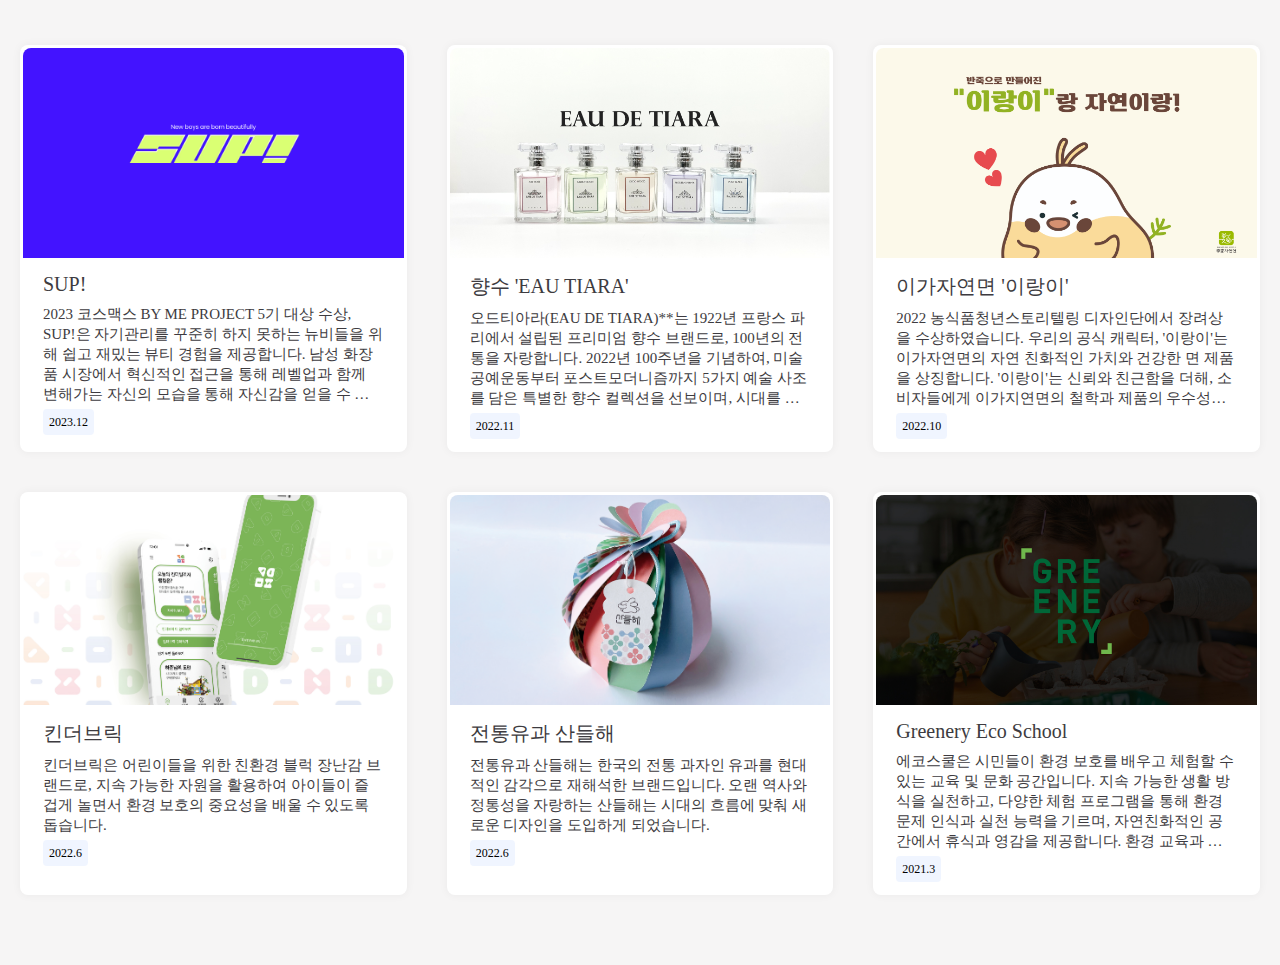
<file: index.html>
<!DOCTYPE html>
<html lang="ko">
  <head>
    <meta charset="UTF-8" />
    <meta name="viewport" content="width=device-width, initial-scale=1.0" />
    <link rel="preconnect" href="https://fonts.googleapis.com" />
    <link rel="preconnect" href="https://fonts.gstatic.com" crossorigin />
    <link
      href="https://fonts.googleapis.com/css2?family=Bricolage+Grotesque:opsz,wght@12..96,200..800&display=swap"
      rel="stylesheet" />
    <link rel="stylesheet" href="./style/style.css" />
    <script src="./script/scrzipt.js" defer></script>

    <title>jeonseungri</title>
  </head>
  <body>
    <!-- <div class="section nav">
      <div class="nav_container">
        <div class="navTop">
          <a href="./project/home.html" class="nav_button">Home</a>
          <a href="./index.html" class="nav_button">Work</a>
          <a href="./project/about.html" class="nav_button">About</a>
        </div>
      </div>
    </div> -->

    <div class="container">
      <!-- filter buttons  -->
      <!-- <div class="filter_buttons">
        <button class="active" data-name="all">All</button>
        <button data-name="brand">Brand</button>
        <button data-name="uiux">Ui/Ux</button>
        <button data-name="illust">Illust</button>
      </div> -->

      <!-- images cards -->
      <div class="filterable_cards">
        <div class="card" data-name="brand">
          <a href="./project/prj1.html">
            <img src="images/Sup.jpg" alt="brandes" />
            <div class="card-body">
              <h6 class="card_title">SUP!</h6>
              <p class="card_text">
                2023 코스맥스 BY ME PROJECT 5기 대상 수상, SUP!은 자기관리를
                꾸준히 하지 못하는 뉴비들을 위해 쉽고 재밌는 뷰티 경험을
                제공합니다. 남성 화장품 시장에서 혁신적인 접근을 통해 레벨업과
                함께 변해가는 자신의 모습을 통해 자신감을 얻을 수 있도록
                돕습니다. SUP!은 남성들이 자연스럽고 즐겁게 뷰티 루틴을
                시작하고, 자신감을 키울 수 있는 다양한 솔루션을 제안합니다.
              </p>
              <span class="card_tag">2023.12</span>
            </div>
          </a>
        </div>

        <!-- <div class="card" data-name="uiux">
          <a href="./project/prj2.html">
            <img src="images/fire.png" alt="uiuxes" />
            <div class="card-body">
              <h6 class="card_title">Lotto 720+</h6>
              <p class="card_text">
                오늘의 운세점수와 연금복권 구매 분석은 운세점수와 복권 구매
                사이의 상관관계를 분석하여 당첨 확률에 미치는 영향을 시각화하는
                데이터 비주얼라이제이션 프로젝트입니다.
              </p>
              <span class="card_tag">2023.11</span>
            </div>
          </a>
        </div> -->

        <div class="card" data-name="brand">
          <a href="./project/prj7.html">
            <img src="./images/eau de tiara.jpg" alt="brandes" />
            <div class="card-body">
              <h6 class="card_title">향수 'EAU TIARA'</h6>
              <p class="card_text">
                오드티아라(EAU DE TIARA)**는 1922년 프랑스 파리에서 설립된
                프리미엄 향수 브랜드로, 100년의 전통을 자랑합니다. 2022년
                100주년을 기념하여, 미술공예운동부터 포스트모더니즘까지 5가지
                예술 사조를 담은 특별한 향수 컬렉션을 선보이며, 시대를 초월한
                우아함과 감각적인 경험을 제공합니다.
              </p>
              <span class="card_tag">2022.11</span>
            </div>
          </a>
        </div>

        <div class="card" data-name="illust">
          <a href="./project/prj3.html">
            <img src="images/erang.jpg" alt="illustes" />
            <div class="card-body">
              <h6 class="card_title">이가자연면 '이랑이'</h6>
              <p class="card_text">
                2022 농식품청년스토리텔링 디자인단에서 장려상을 수상하였습니다.
                우리의 공식 캐릭터, '이랑이'는 이가자연면의 자연 친화적인 가치와
                건강한 면 제품을 상징합니다. '이랑이'는 신뢰와 친근함을 더해,
                소비자들에게 이가지연면의 철학과 제품의 우수성을 전하며, 자연의
                순수함과 건강함을 여러분에게 전달하고자 합니다.
              </p>
              <span class="card_tag">2022.10</span>
            </div>
          </a>
        </div>

        <div class="card" data-name="brand">
          <a href="./project/prj4.html">
            <img src="images/kinder.jpg" alt="brandes" />
            <div class="card-body">
              <h6 class="card_title">킨더브릭</h6>
              <p class="card_text">
                킨더브릭은 어린이들을 위한 친환경 블럭 장난감 브랜드로, 지속
                가능한 자원을 활용하여 아이들이 즐겁게 놀면서 환경 보호의
                중요성을 배울 수 있도록 돕습니다.
              </p>
              <span class="card_tag">2022.6</span>
            </div>
          </a>
        </div>

        <div class="card" data-name="brand">
          <a href="./project/prj5.html">
            <img src="images/sandle.jpg" alt="brand" />
            <div class="card-body">
              <h6 class="card_title">전통유과 산들해</h6>
              <p class="card_text">
                전통유과 산들해는 한국의 전통 과자인 유과를 현대적인 감각으로
                재해석한 브랜드입니다. 오랜 역사와 정통성을 자랑하는 산들해는
                시대의 흐름에 맞춰 새로운 디자인을 도입하게 되었습니다.
              </p>
              <span class="card_tag">2022.6</span>
            </div>
          </a>
        </div>

        <div class="card" data-name="brand">
          <a href="./project/prj6.html">
            <img src="images/greenery.jpg" alt="brandes" />
            <div class="card-body">
              <h6 class="card_title">Greenery Eco School</h6>
              <p class="card_text">
                에코스쿨은 시민들이 환경 보호를 배우고 체험할 수 있는 교육 및
                문화 공간입니다. 지속 가능한 생활 방식을 실천하고, 다양한 체험
                프로그램을 통해 환경 문제 인식과 실천 능력을 기르며,
                자연친화적인 공간에서 휴식과 영감을 제공합니다. 환경 교육과
                자연과의 연결을 통해 건강하고 행복한 삶을 위한 커뮤니티를
                지향합니다.
              </p>
              <span class="card_tag">2021.3</span>
            </div>
          </a>
        </div>
      </div>
    </div>
  </body>
</html>
</file>
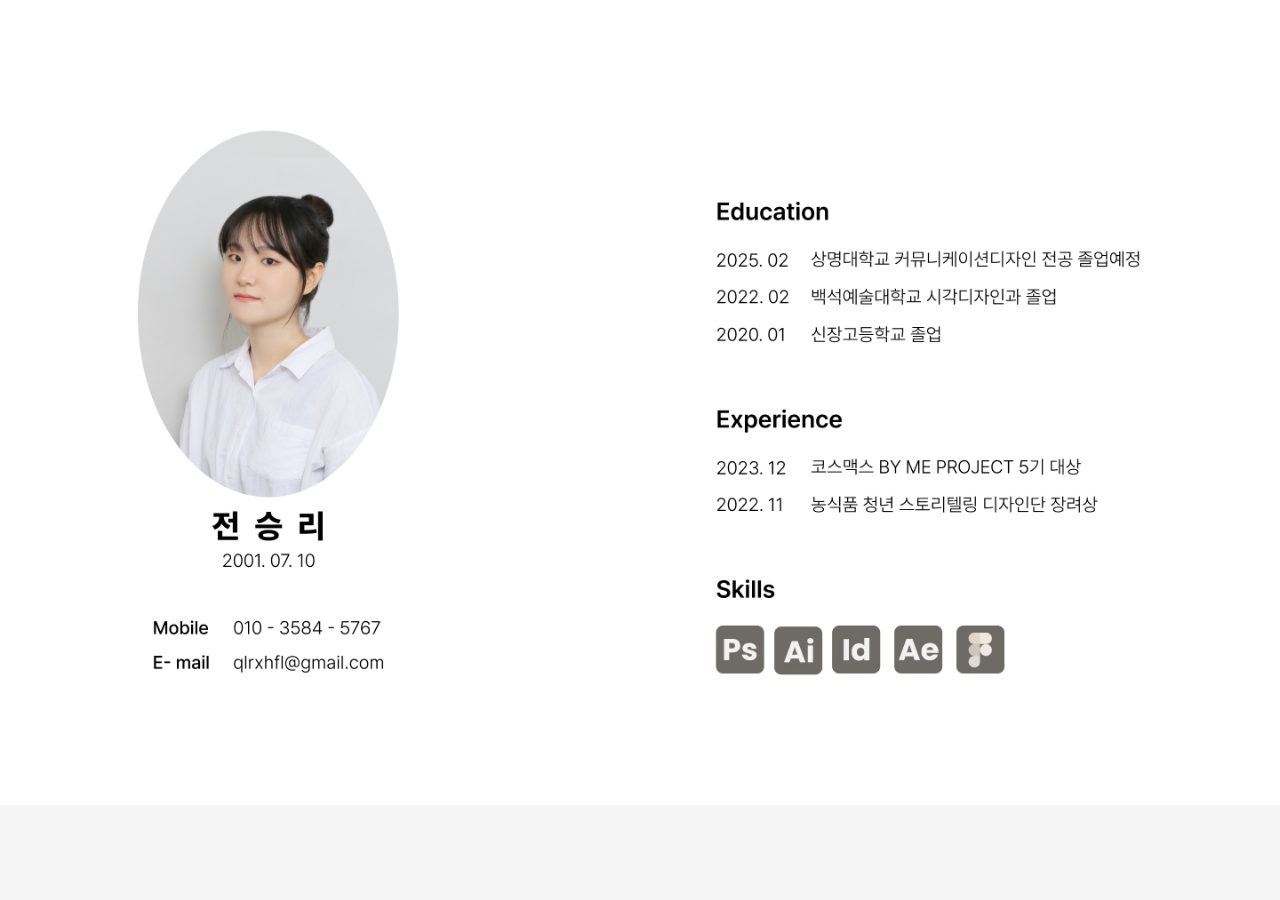
<file: project/about.html>
<!DOCTYPE html>
<html lang="ko">
  <head>
    <meta charset="UTF-8" />
    <meta name="viewport" content="width=device-width, initial-scale=1.0" />
    <link rel="preconnect" href="https://fonts.googleapis.com" />
    <link rel="preconnect" href="https://fonts.gstatic.com" crossorigin />
    <link
      href="https://fonts.googleapis.com/css2?family=Bricolage+Grotesque:opsz,wght@12..96,200..800&display=swap"
      rel="stylesheet" />
    <link rel="stylesheet" href="../style/style.css" />

    <title>jeonseungri</title>
  </head>
  <body>
    <!-- <div class="section nav">
      <div class="nav_container">
        <div class="navTop">
          <a href="./home.html" class="nav_button">Home</a>
          <a href="../index.html" class="nav_button">Work</a>
          <a href="./about.html" class="nav_button">About</a>
        </div>
      </div>
    </div> -->
    <div class="img">
      <img src="../prjct_imgs/introduce.jpg" alt="" />
    </div>
  </body>
</html>
</file>
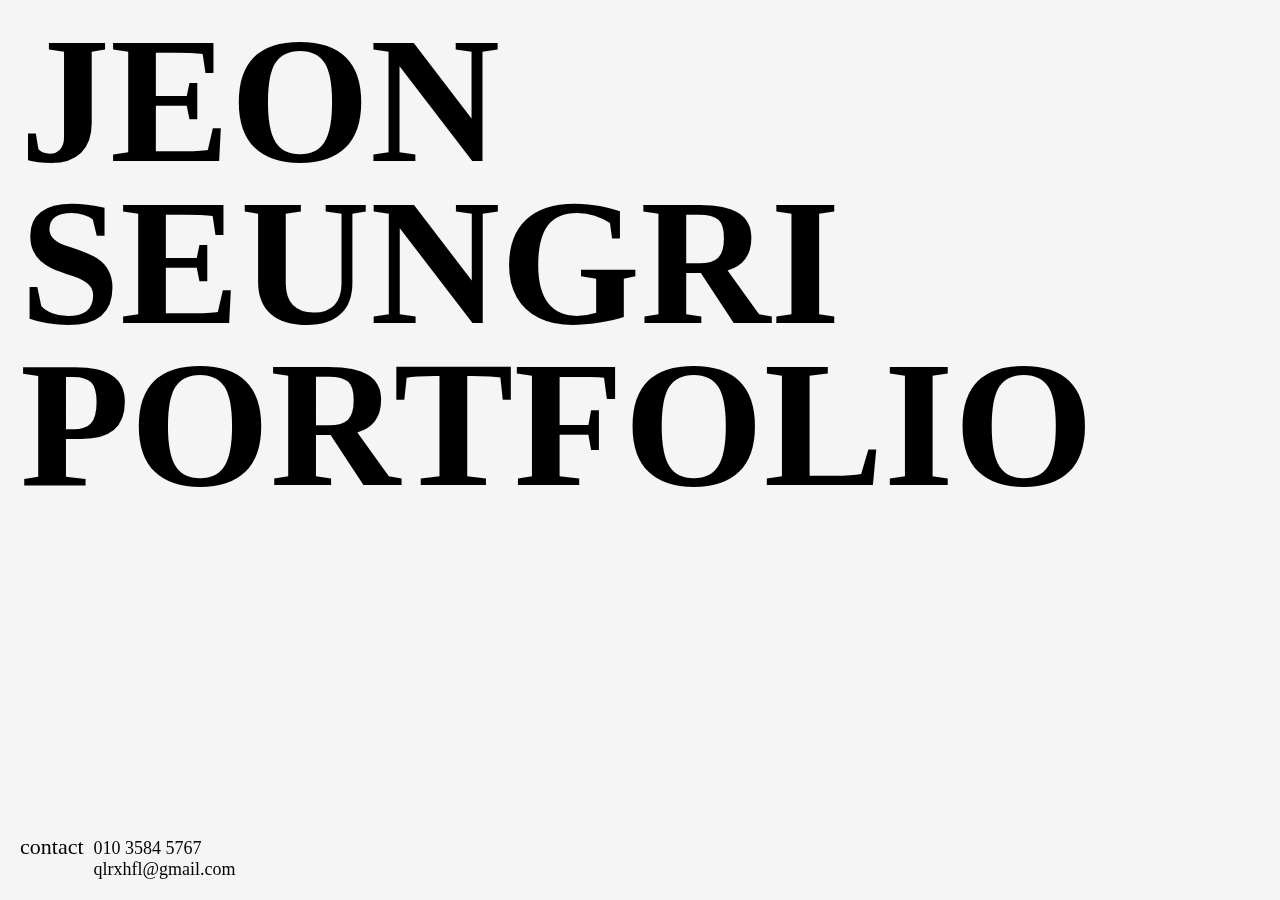
<file: project/home.html>
<!DOCTYPE html>
<html lang="ko">
  <head>
    <meta charset="UTF-8" />
    <meta name="viewport" content="width=device-width, initial-scale=1.0" />
    <link rel="preconnect" href="https://fonts.googleapis.com" />
    <link rel="preconnect" href="https://fonts.gstatic.com" crossorigin />
    <link
      href="https://fonts.googleapis.com/css2?family=Bricolage+Grotesque:opsz,wght@12..96,200..800&display=swap"
      rel="stylesheet" />
    <link rel="stylesheet" href="../style/style.css" />

    <title>jeonseungri</title>
  </head>
  <body>
    <!-- <div class="section nav">
      <div class="nav_container">
        <div class="navTop">
          <a href="./home.html" class="nav_button">Home</a>
          <a href="../index.html" class="nav_button">Work</a>
          <a href="./about.html" class="nav_button">About</a>
        </div>
      </div>
    </div> -->
    <div class="container">
      <div class="contact_contents">
        <div class="title">
          <h1>
            JEON
            <br />
            SEUNGRI
            <br />
            PORTFOLIO
          </h1>
        </div>
        <div class="contact">
          <div class="content_tilte">
            <div class="content">contact</div>
          </div>
          <div class="contents">
            <div class="content">
              010
              <span>3584</span>
              <span>5767</span>
            </div>
            <div class="content">qlrxhfl@gmail.com</div>
          </div>
        </div>
      </div>
    </div>
  </body>
</html>
</file>
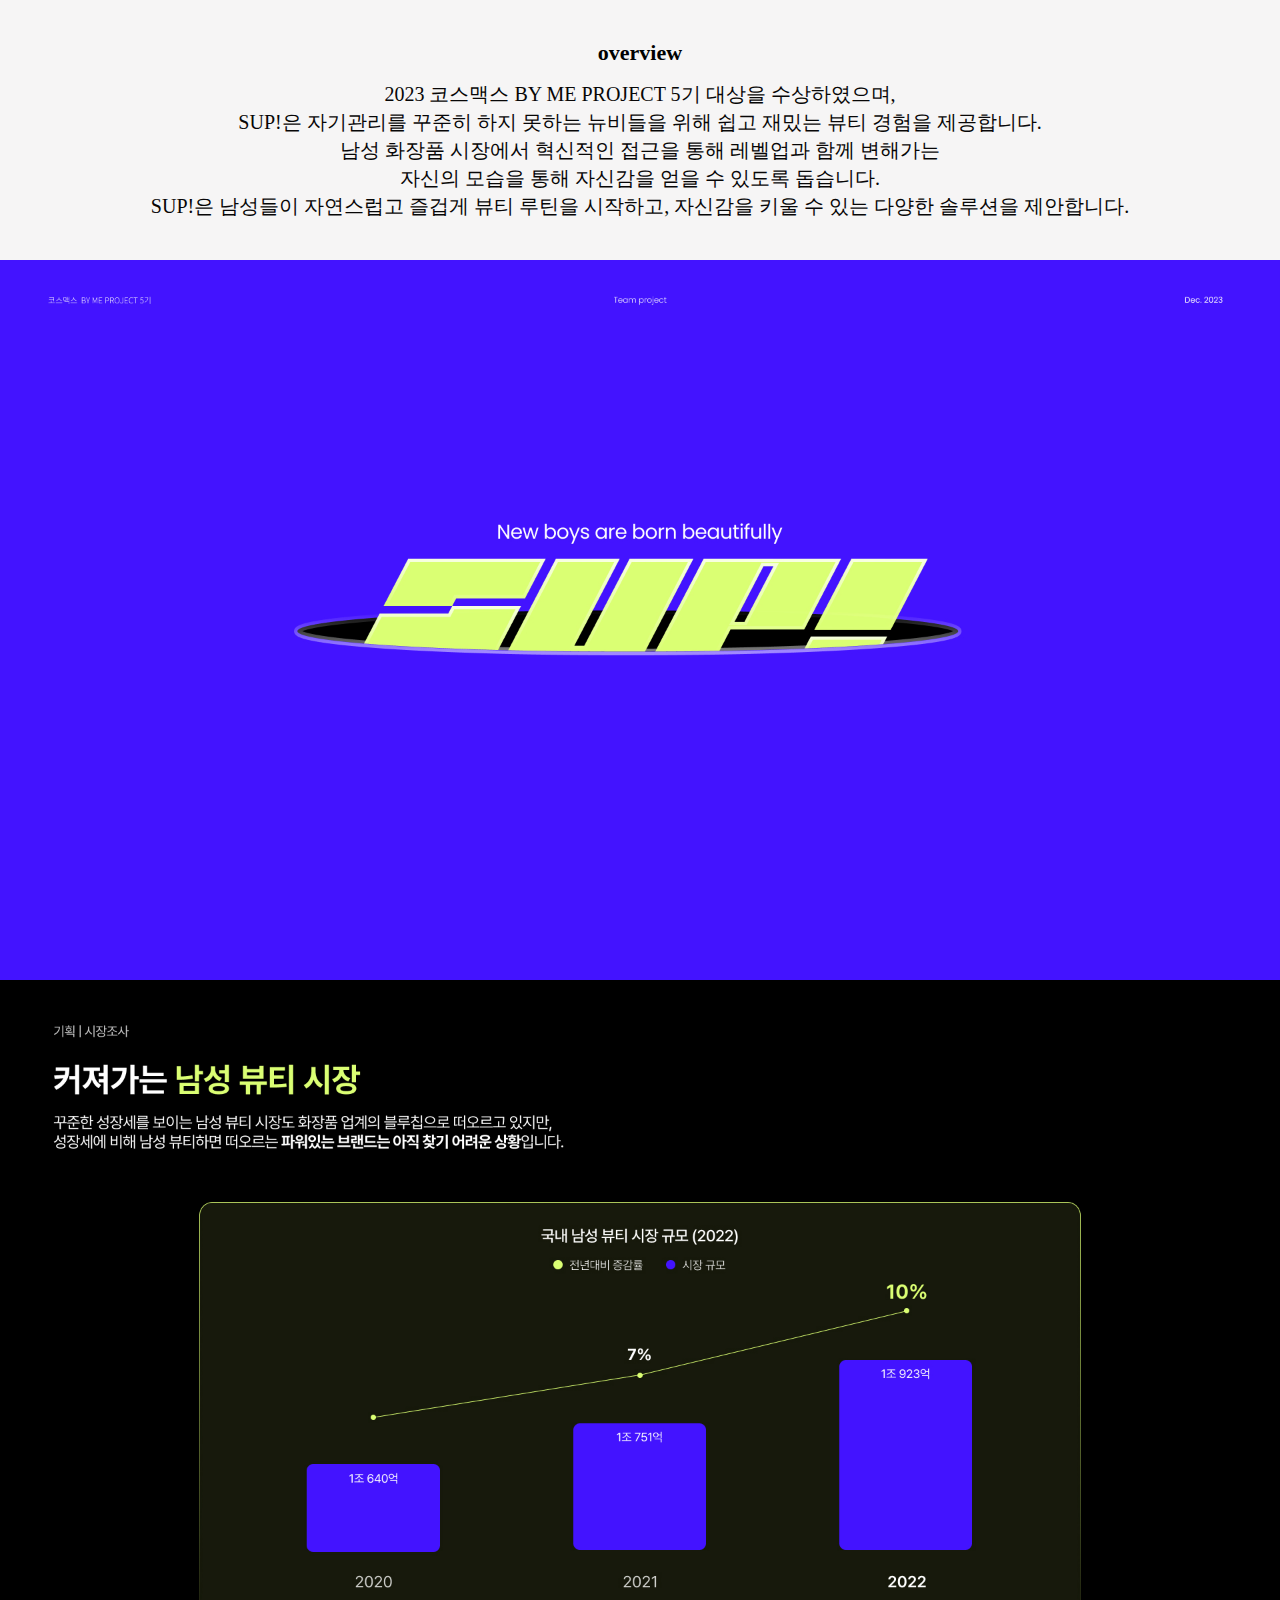
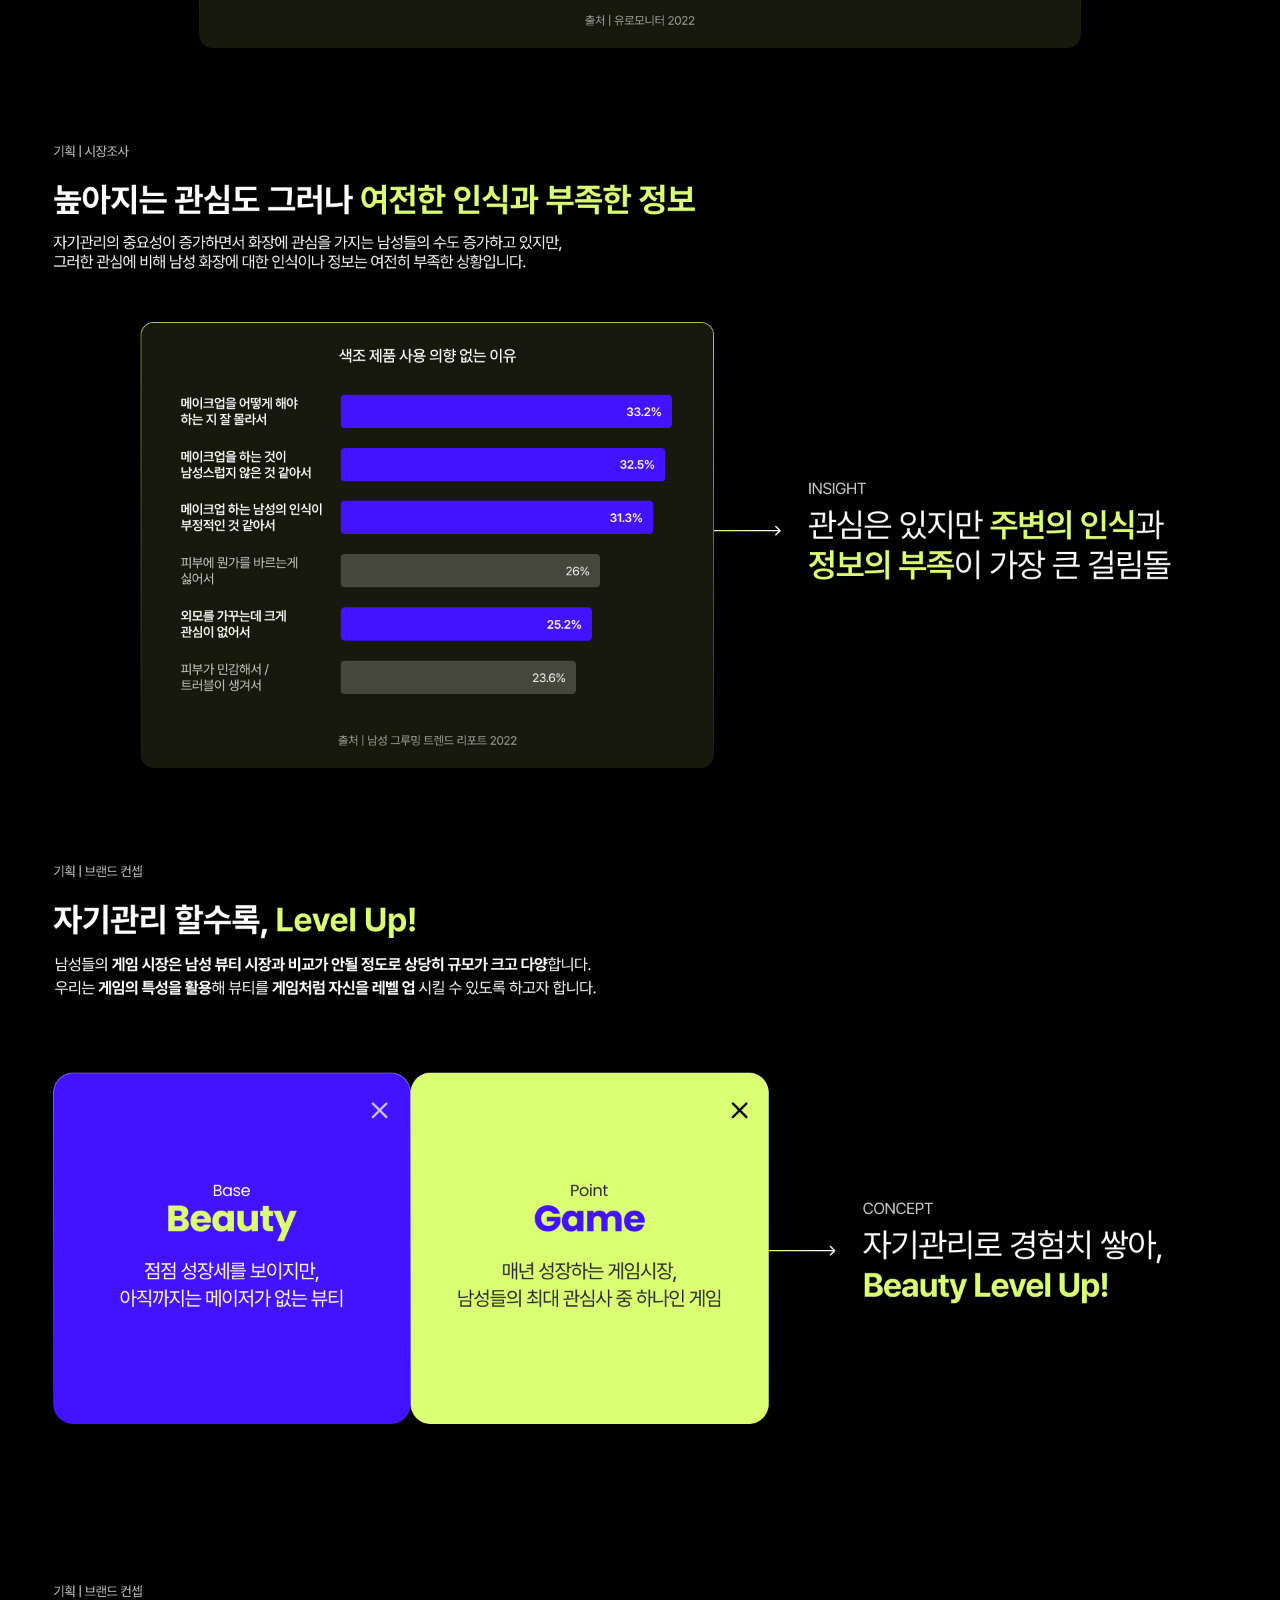
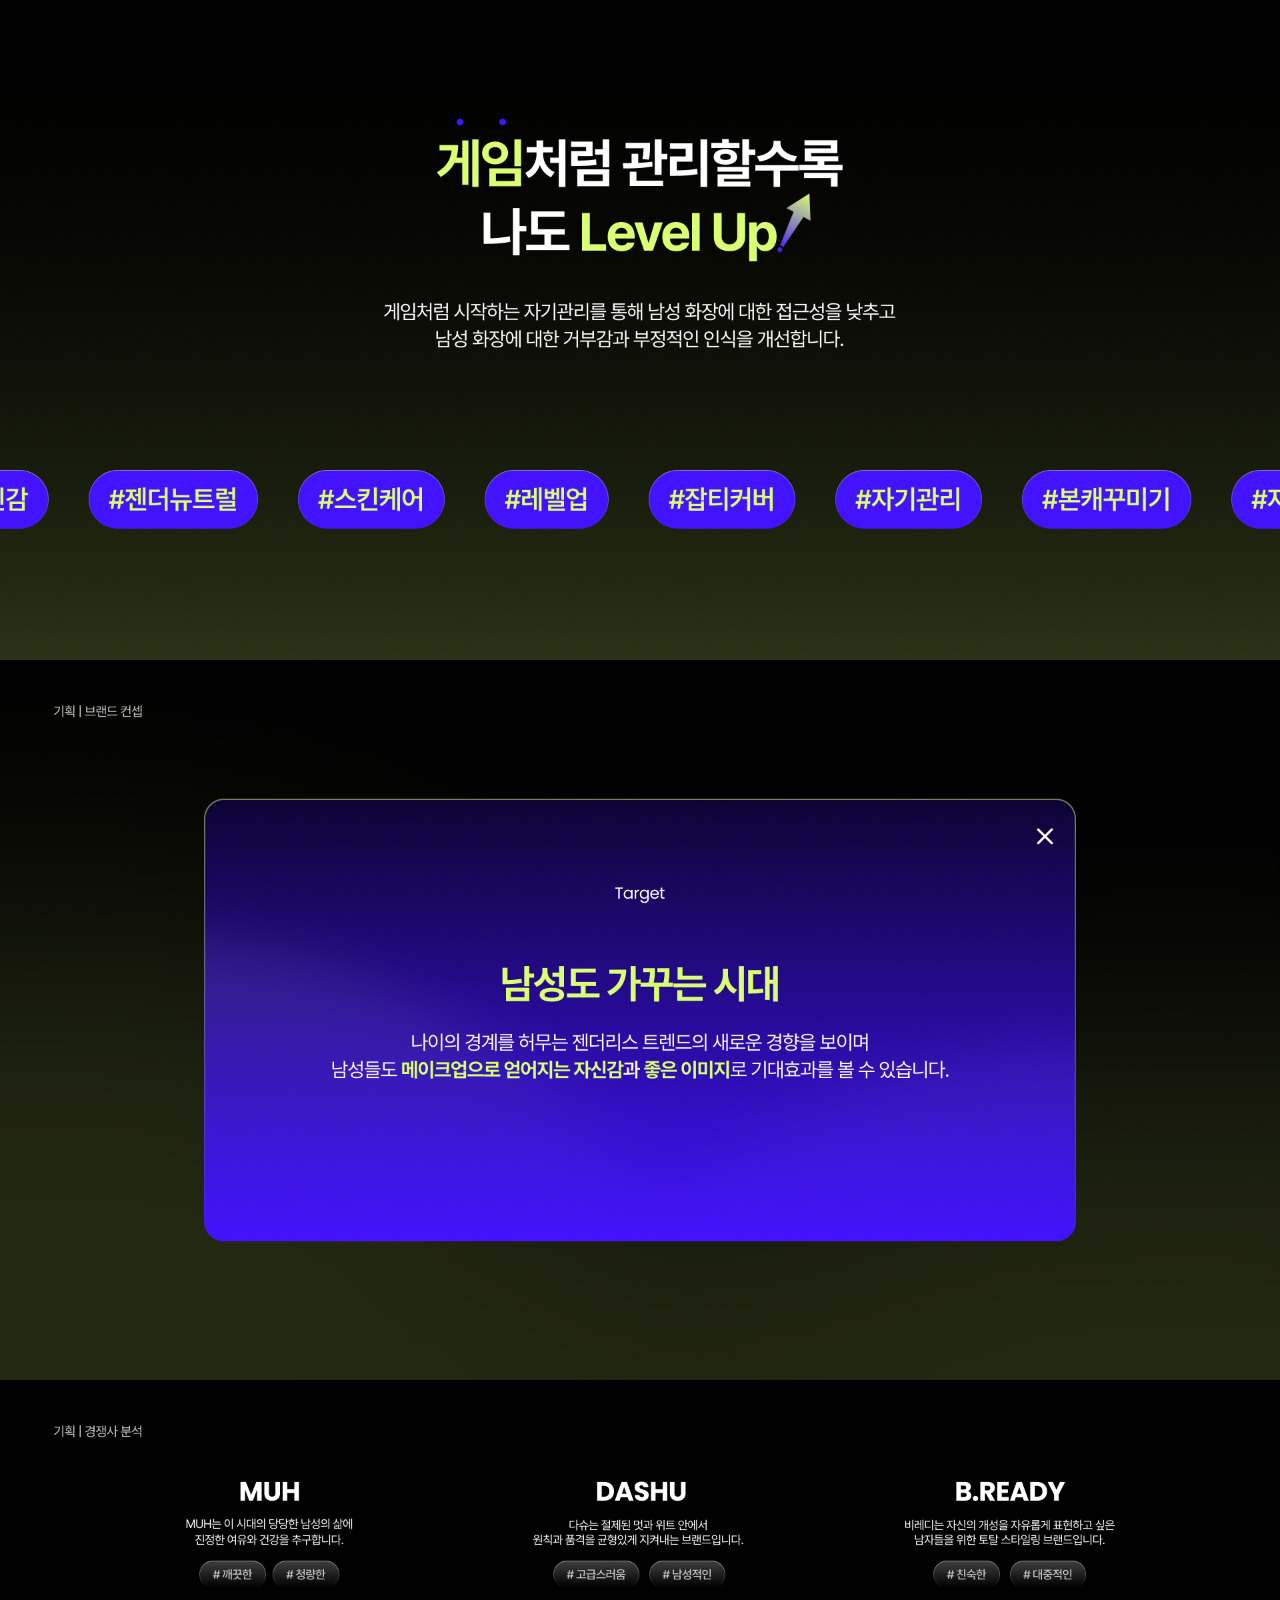
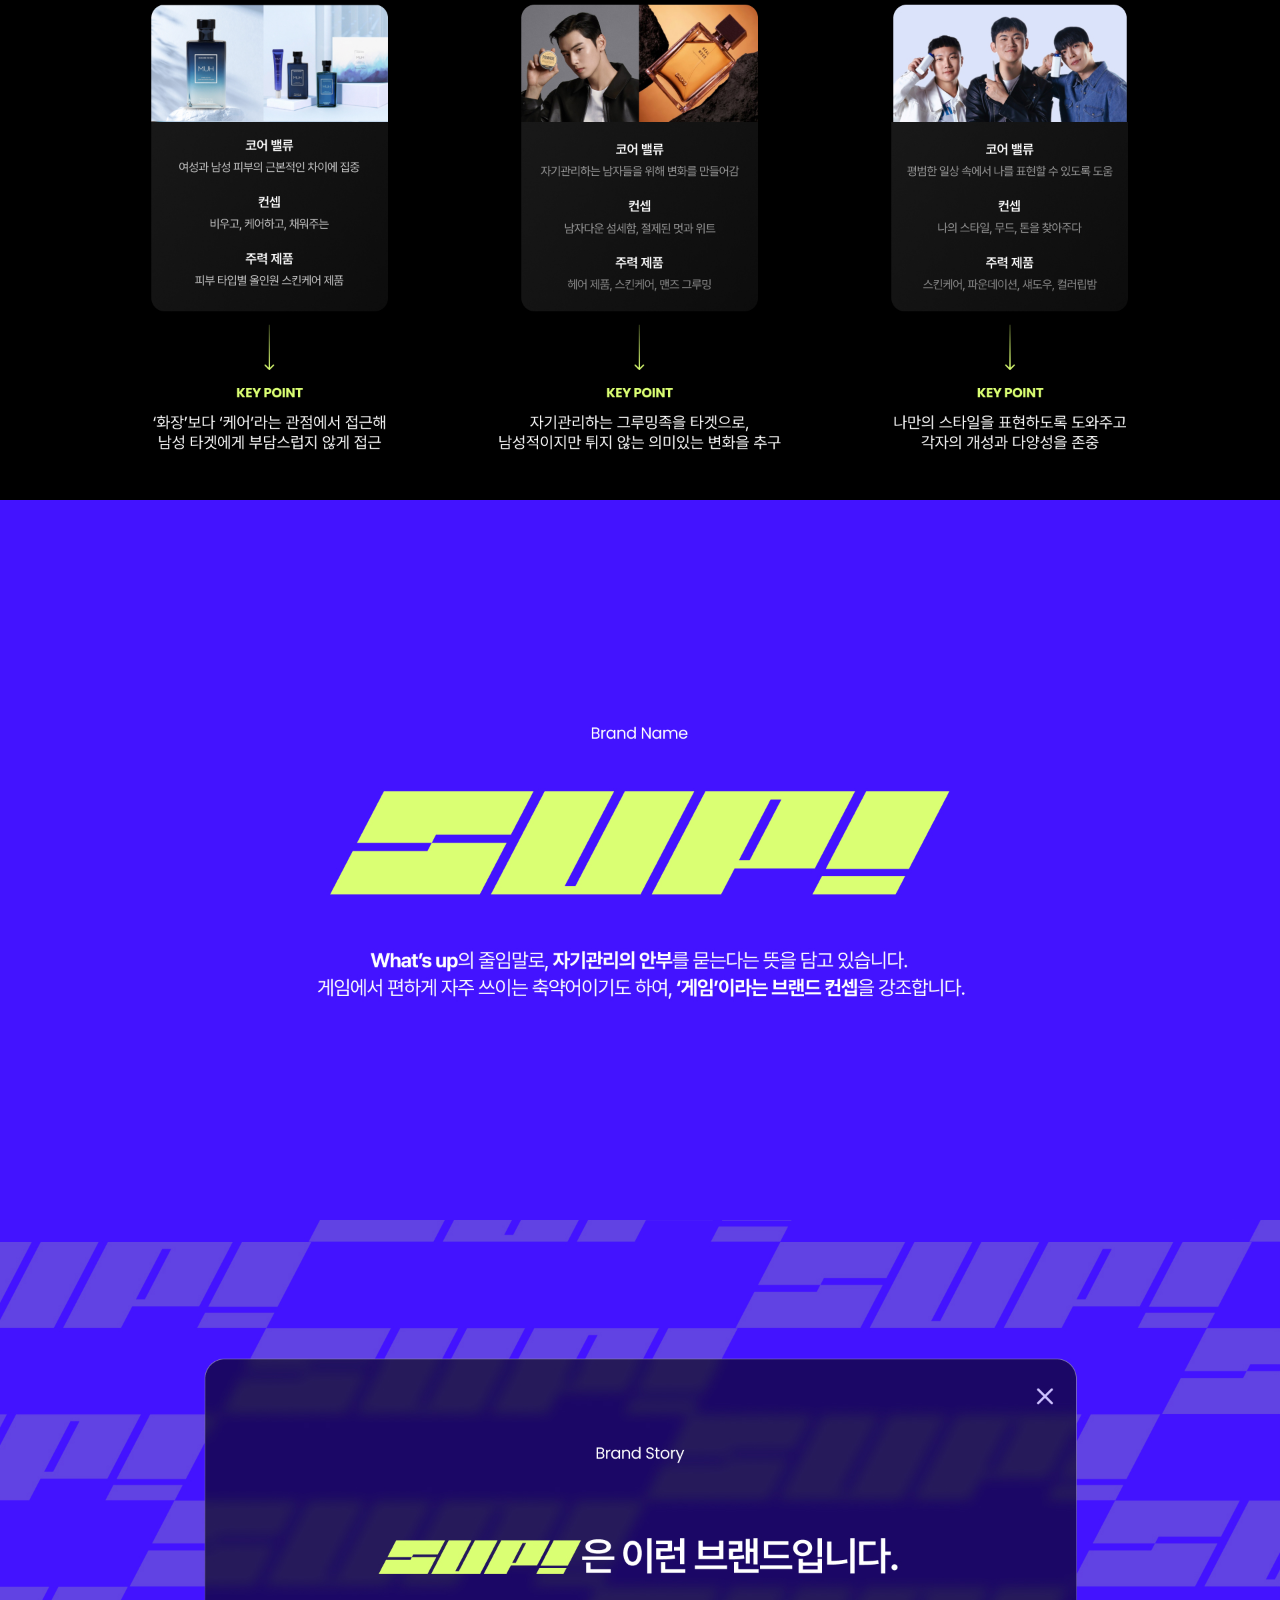
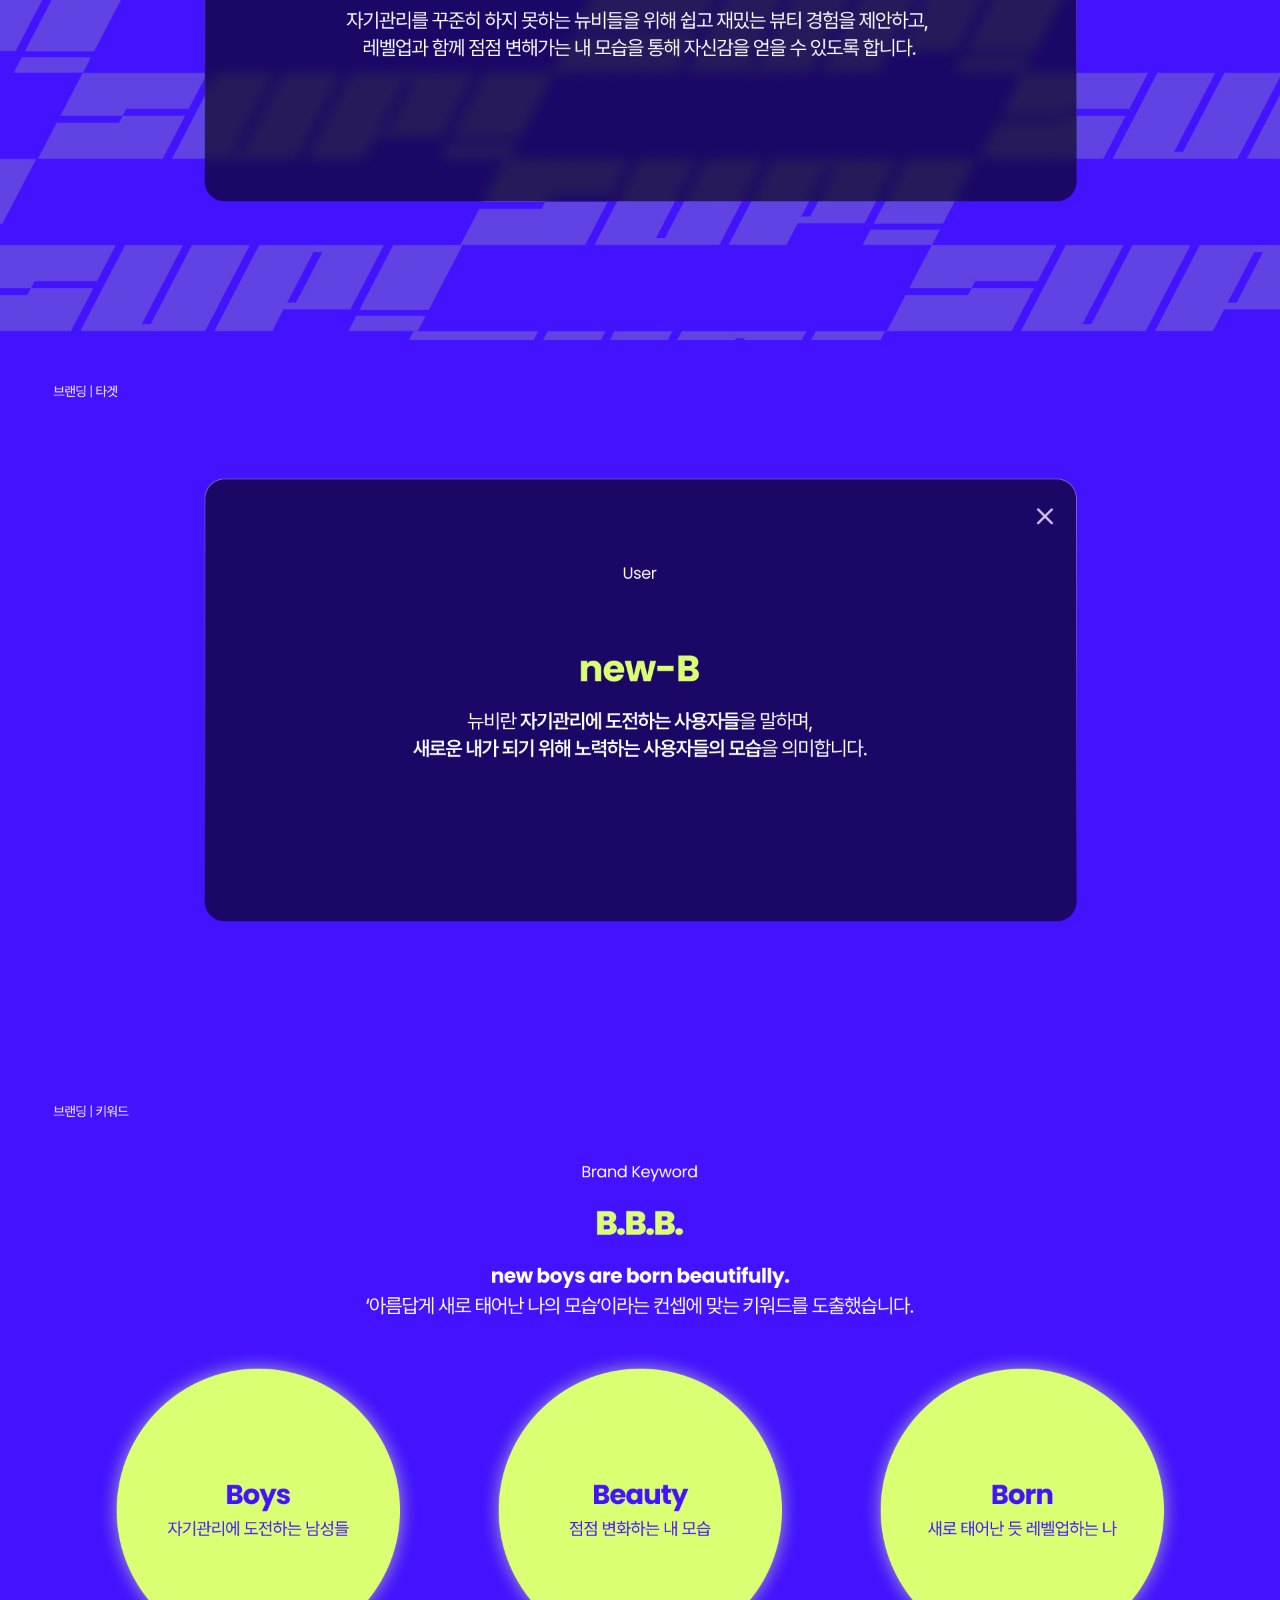
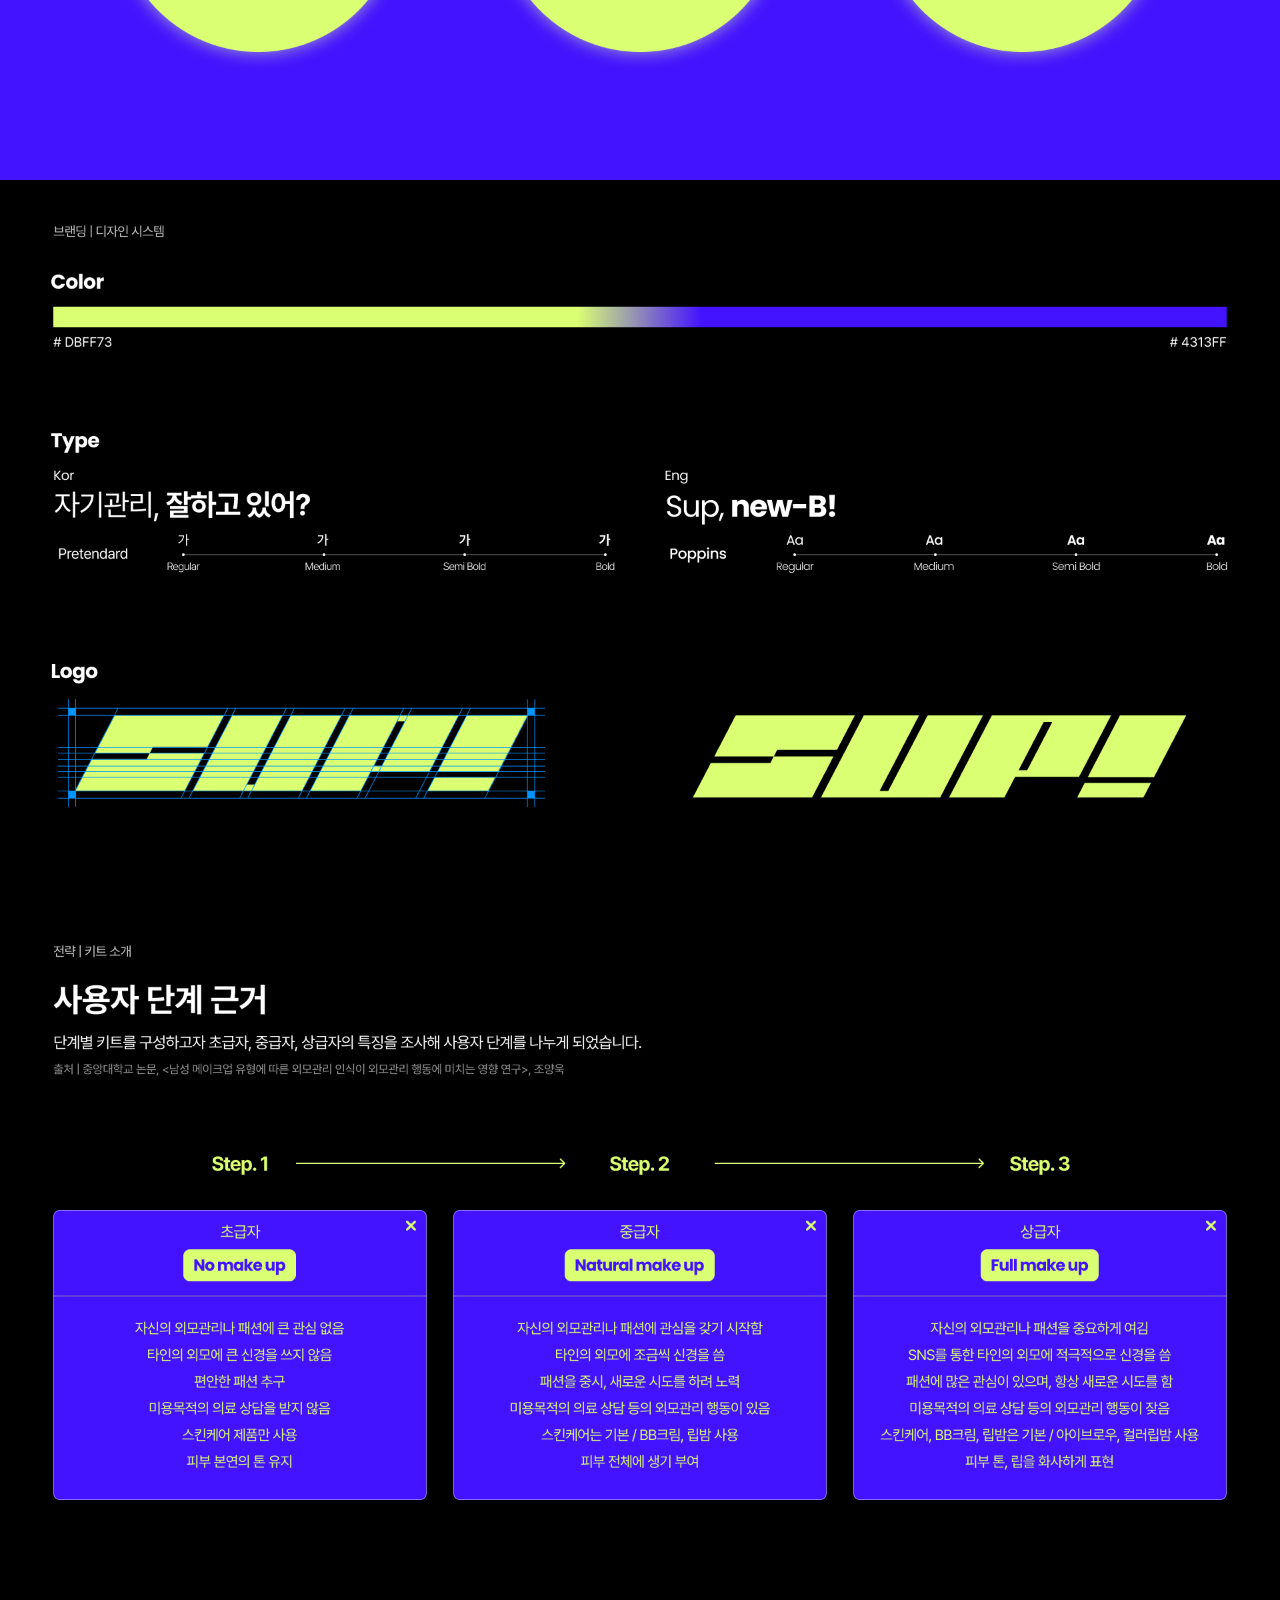
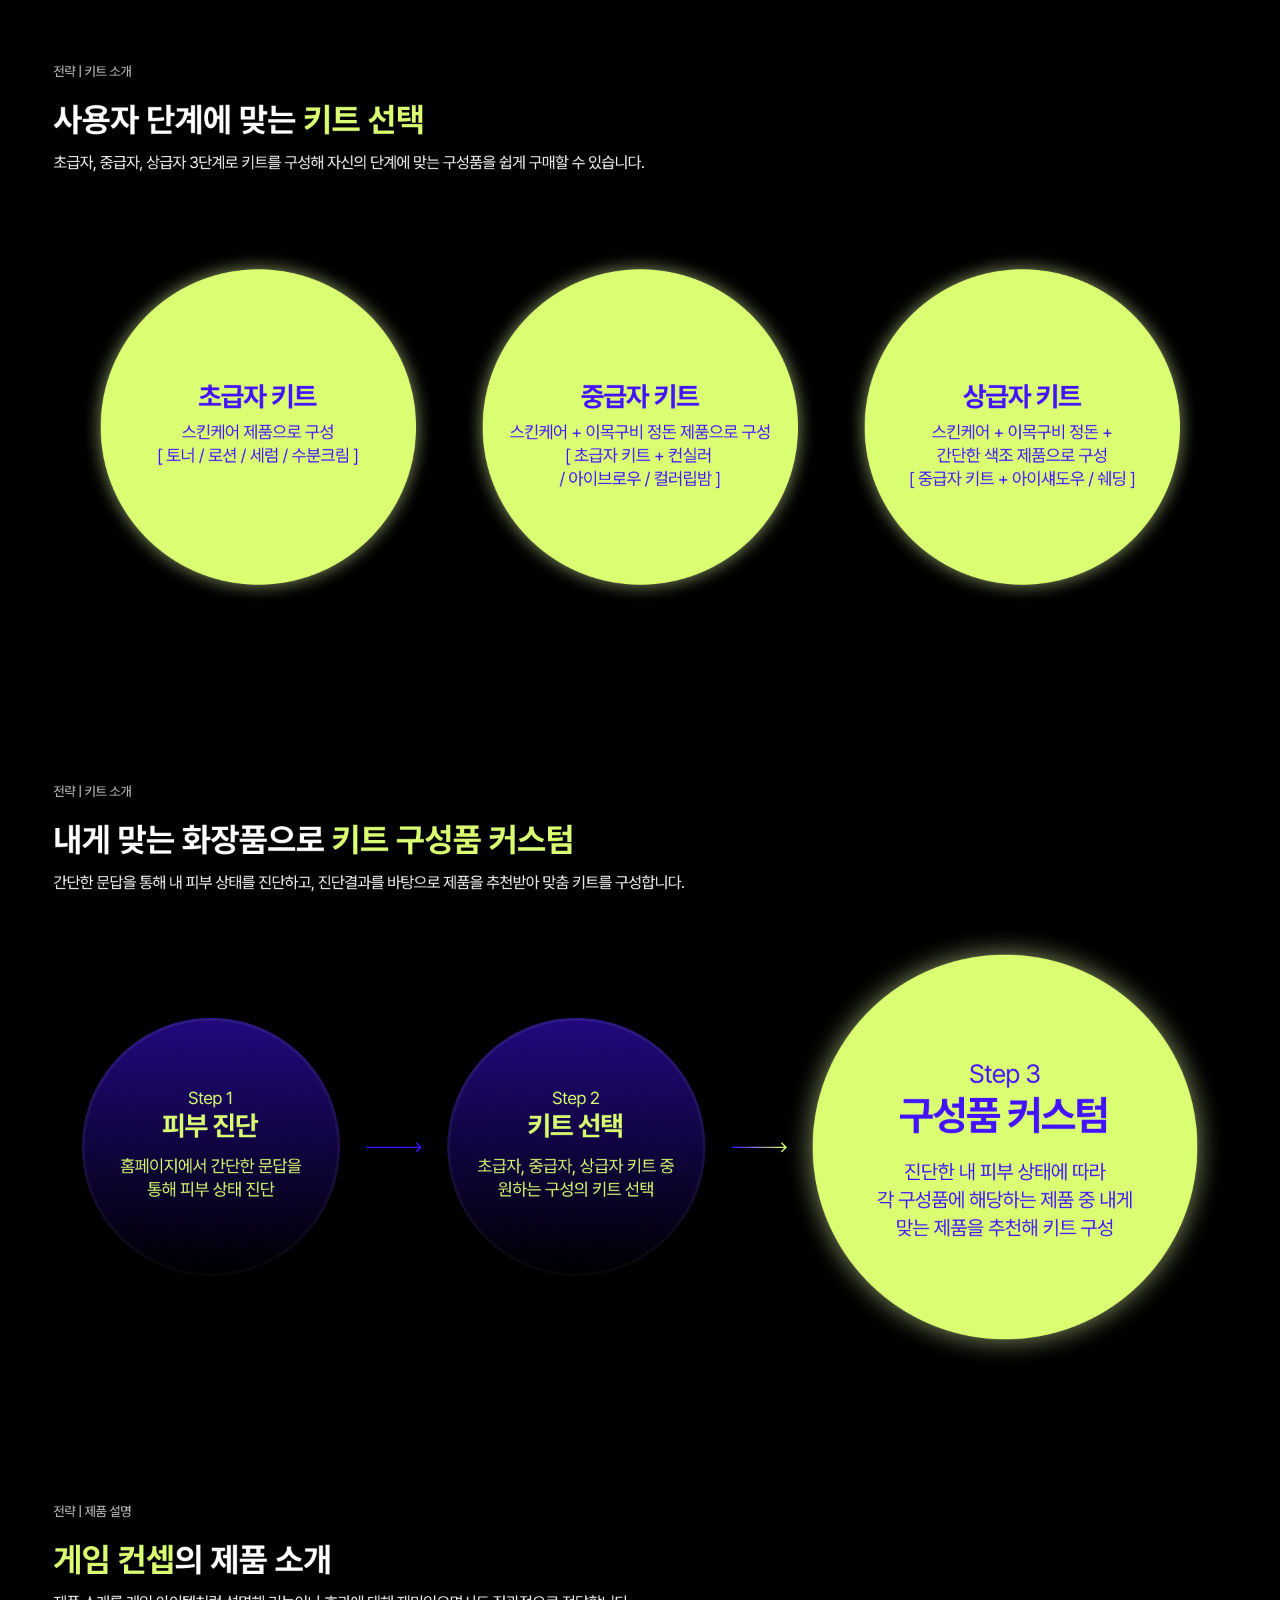
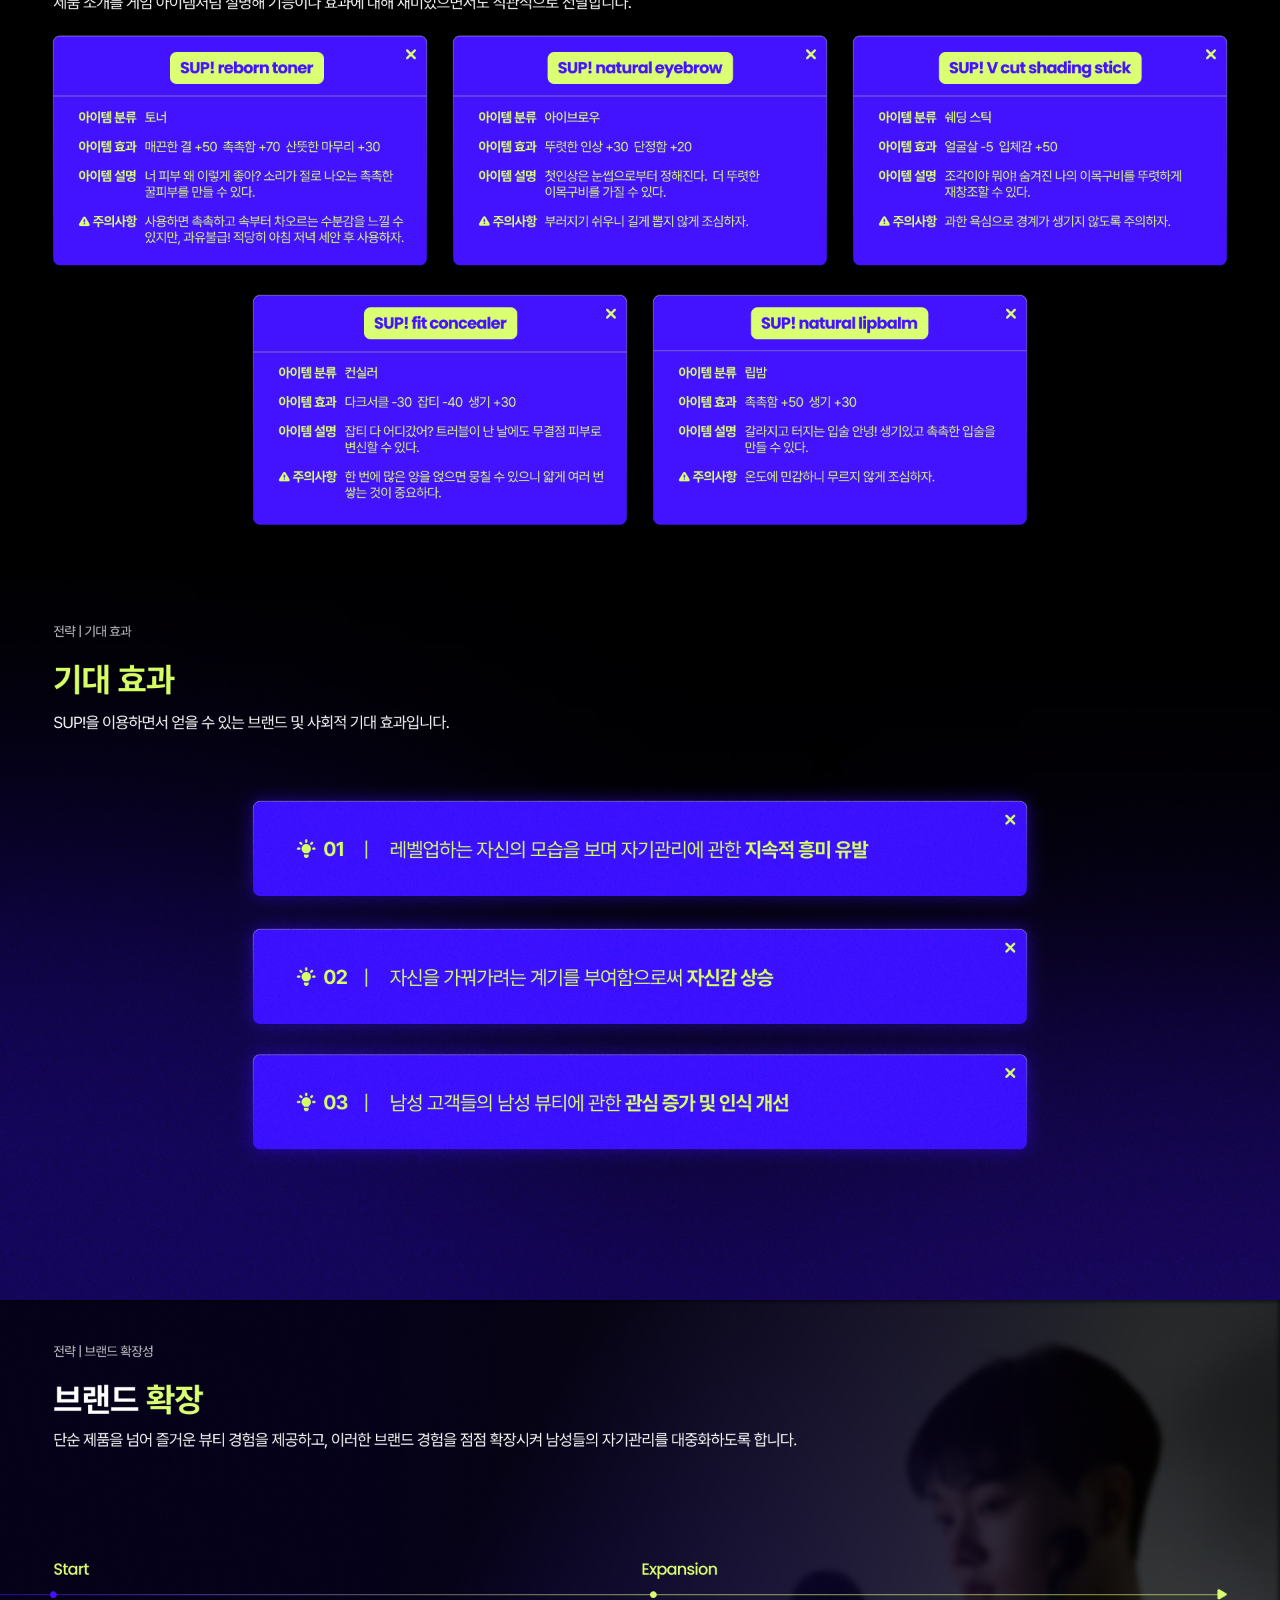
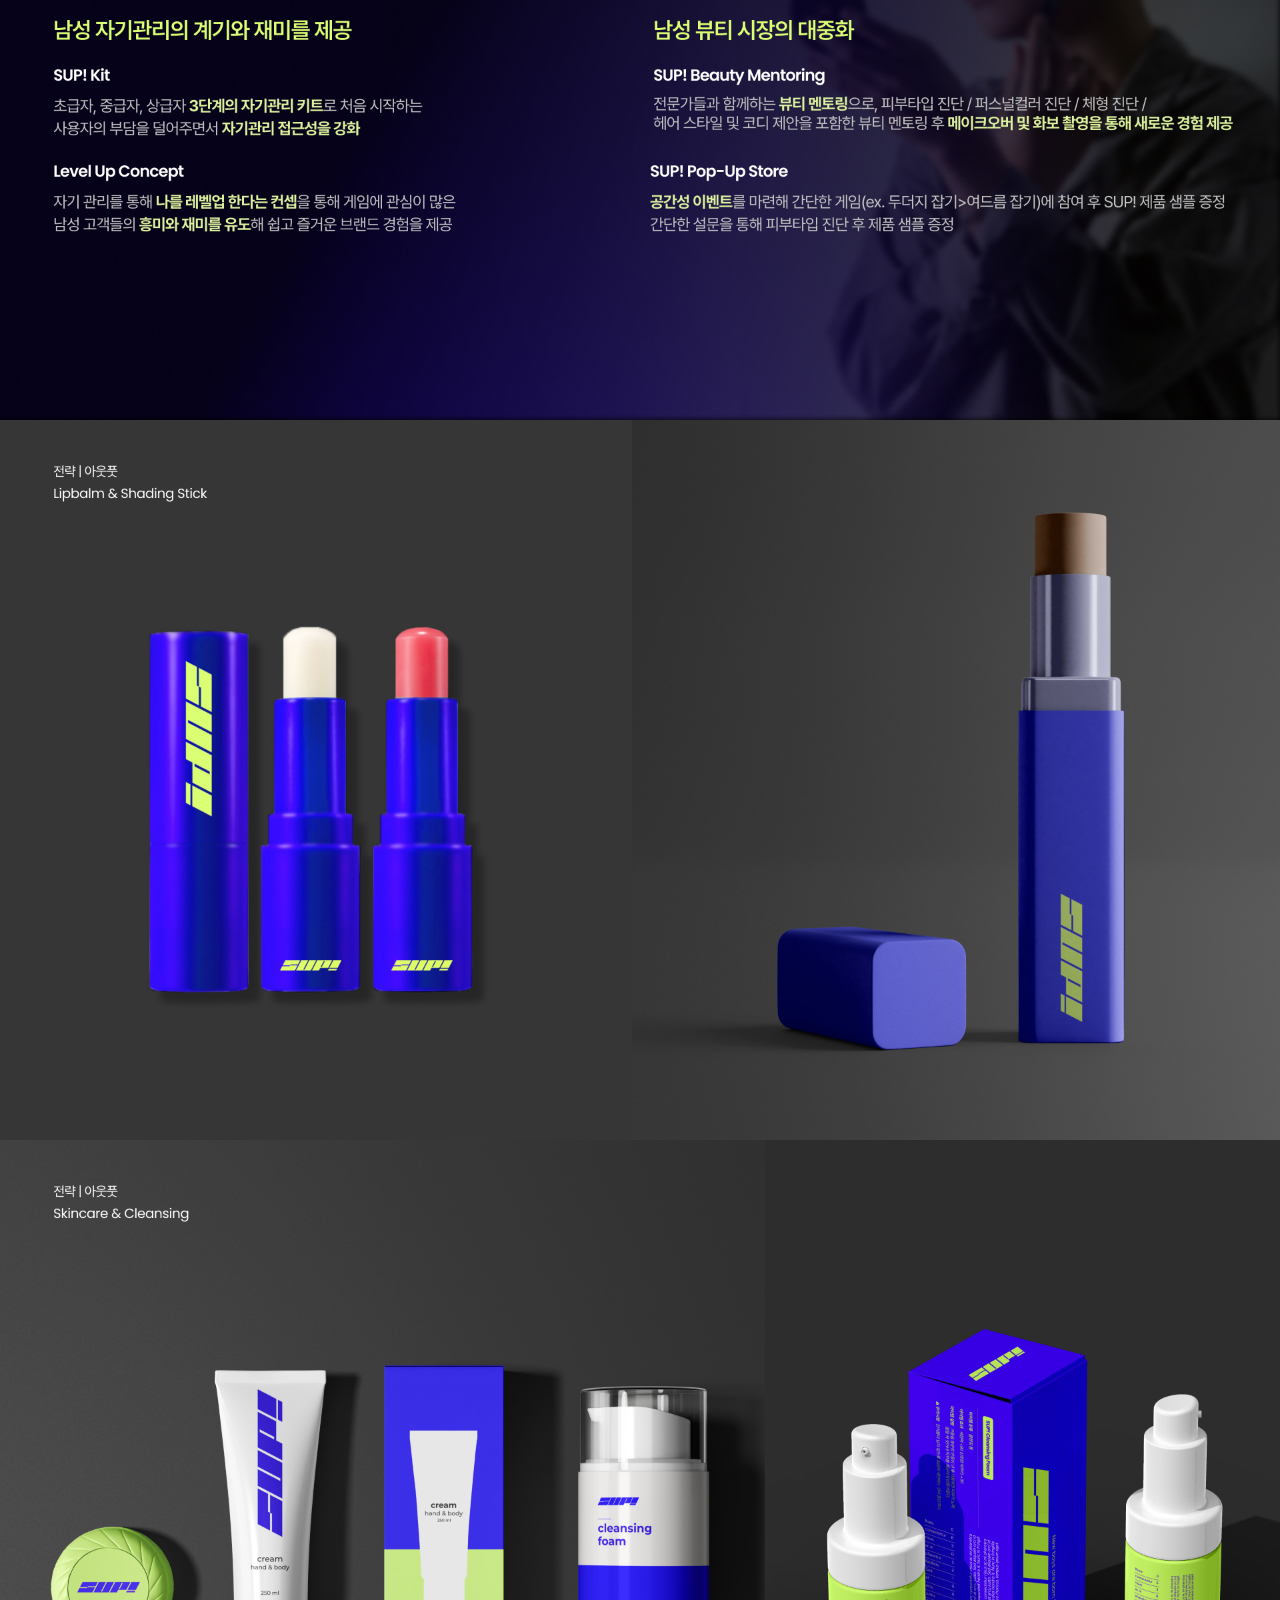
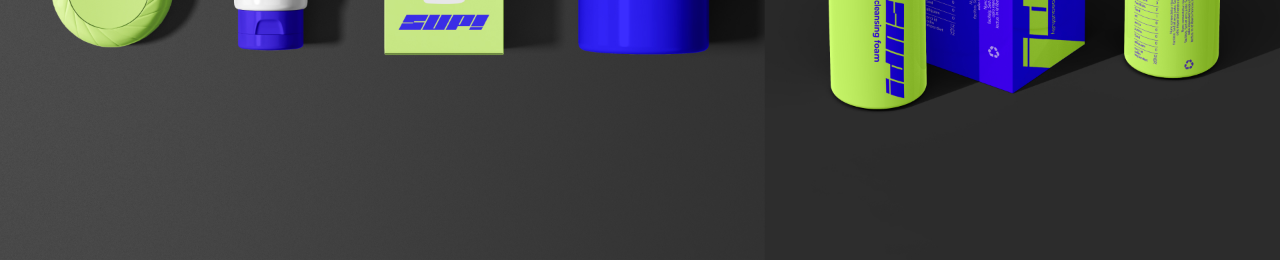
<file: project/prj1.html>
<!DOCTYPE html>
<html lang="ko">
  <head>
    <meta charset="UTF-8" />
    <meta name="viewport" content="width=device-width, initial-scale=1.0" />
    <link rel="preconnect" href="https://fonts.googleapis.com" />
    <link rel="preconnect" href="https://fonts.gstatic.com" crossorigin />
    <link
      href="https://fonts.googleapis.com/css2?family=Bricolage+Grotesque:opsz,wght@12..96,200..800&display=swap"
      rel="stylesheet" />
    <link rel="stylesheet" href="../style/prj.css" />
    <link
      rel="stylesheet"
      href="https://fonts.googleapis.com/css2?family=Material+Symbols+Outlined:opsz,wght,FILL,GRAD@20..48,100..700,0..1,-50..200" />
    <title>jeonseungri</title>
  </head>
  <body>
    <!-- 브랜드 소개글 -->
    <!-- 내용 -->
    <div class="section">
      <div class="container">
        <div class="wrapper">
          <div class="title">overview</div>
          <div class="introduce">
            2023 코스맥스 BY ME PROJECT 5기 대상을 수상하였으며,
            <br />
            SUP!은 자기관리를 꾸준히 하지 못하는 뉴비들을 위해 쉽고 재밌는 뷰티
            경험을 제공합니다.
            <br />
            남성 화장품 시장에서 혁신적인 접근을 통해 레벨업과 함께 변해가는
            <br />
            자신의 모습을 통해 자신감을 얻을 수 있도록 돕습니다.
            <br />
            SUP!은 남성들이 자연스럽고 즐겁게 뷰티 루틴을 시작하고, 자신감을
            키울 수 있는 다양한 솔루션을 제안합니다.
          </div>
          <div class="img">
            <img src="../prjct_imgs/sup/2005.jpg" alt="" />
            <img src="../prjct_imgs/sup/2004.jpg" alt="" />
            <img src="../prjct_imgs/sup/2007.jpg" alt="" />
            <img src="../prjct_imgs/sup/2008.jpg" alt="" />
            <img src="../prjct_imgs/sup/2009.jpg" alt="" />
            <img src="../prjct_imgs/sup/2010.jpg" alt="" />
            <img src="../prjct_imgs/sup/2017.jpg" alt="" />
            <img src="../prjct_imgs/sup/2011.jpg" alt="" />
            <img src="../prjct_imgs/sup/2015.jpg" alt="" />
            <img src="../prjct_imgs/sup/2016.jpg" alt="" />
            <img src="../prjct_imgs/sup/12.jpg" alt="" />

            <img src="../prjct_imgs/sup/2012.jpg" alt="" />
            <img src="../prjct_imgs/sup/15.jpg" alt="" />
            <img src="../prjct_imgs/sup/2013.jpg" alt="" />
            <img src="../prjct_imgs/sup/17.jpg" alt="" />
            <img src="../prjct_imgs/sup/18.jpg" alt="" />
            <img src="../prjct_imgs/sup/2014.jpg" alt="" />
            <img src="../prjct_imgs/sup/20.jpg" alt="" />
            <img src="../prjct_imgs/sup/21.jpg" alt="" />
            <img src="../prjct_imgs/sup/22.jpg" alt="" />
          </div>
        </div>
      </div>
    </div>
  </body>
</html>
</file>
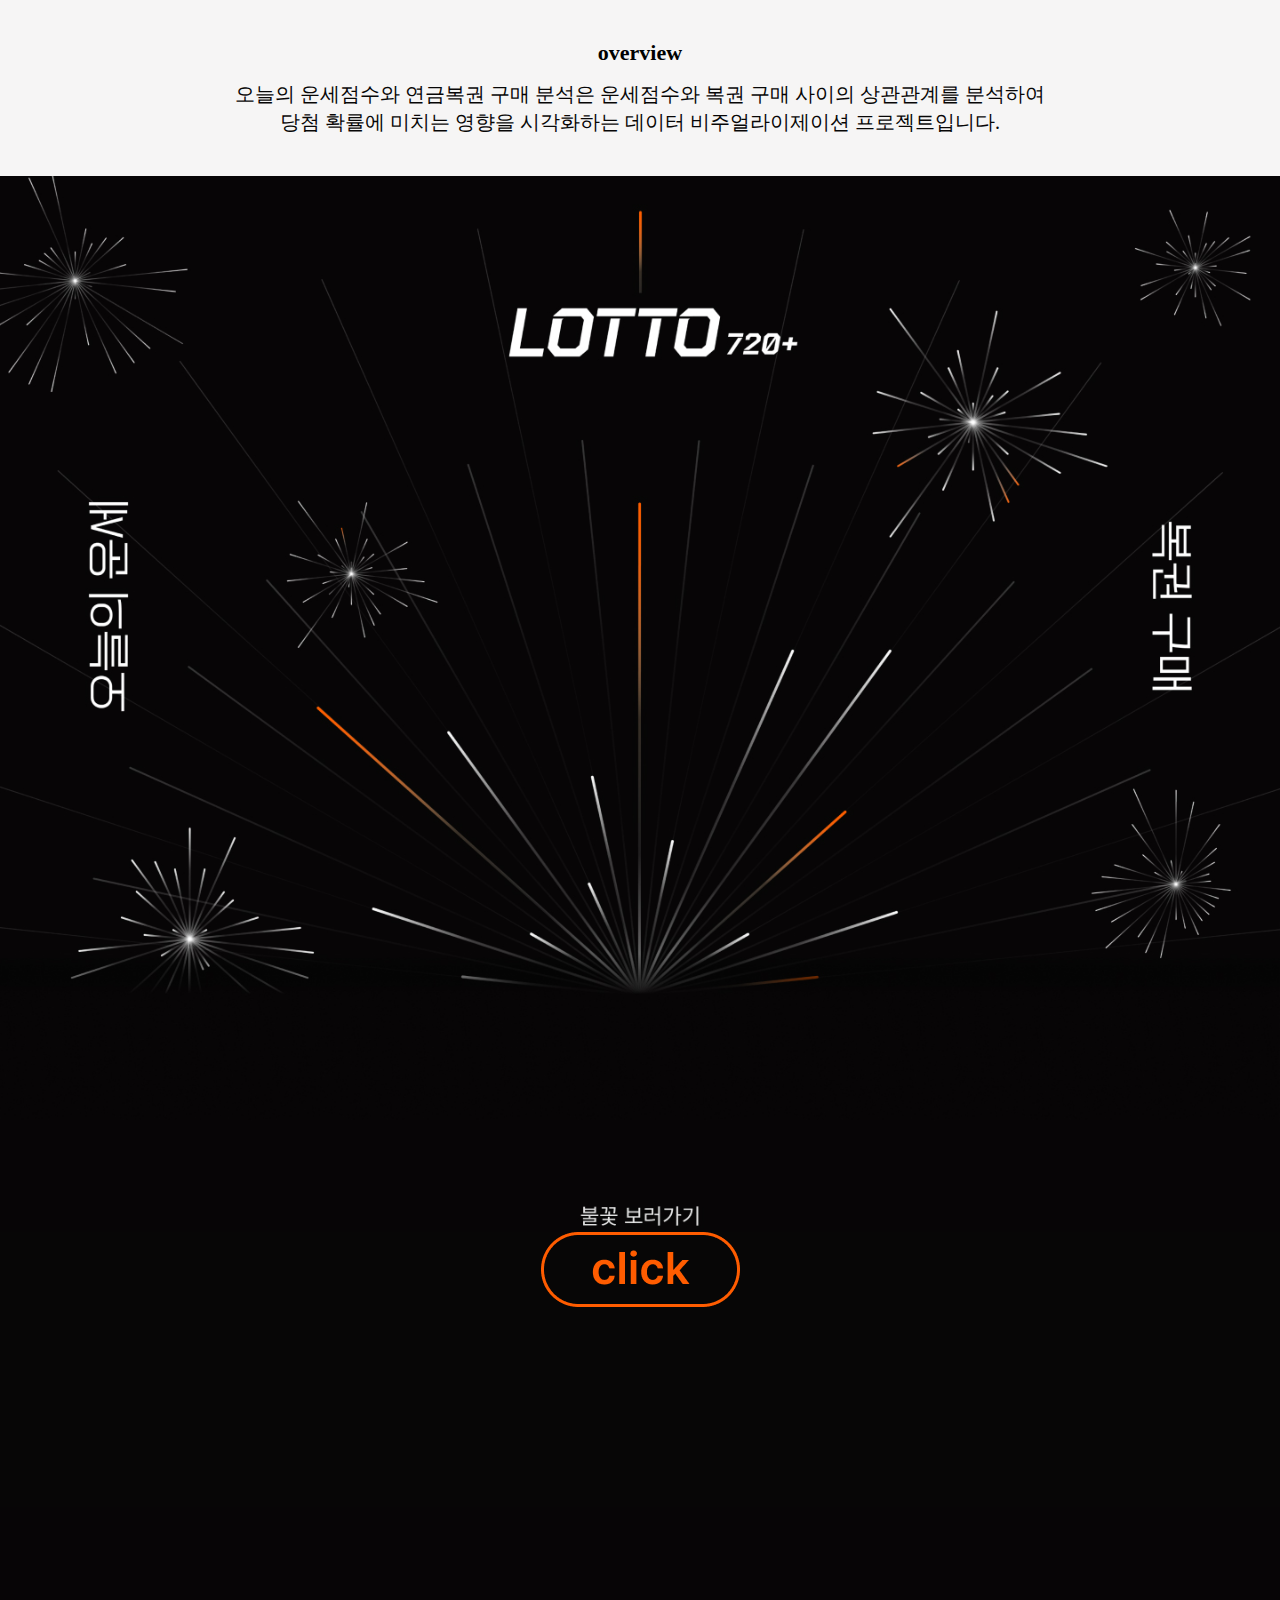
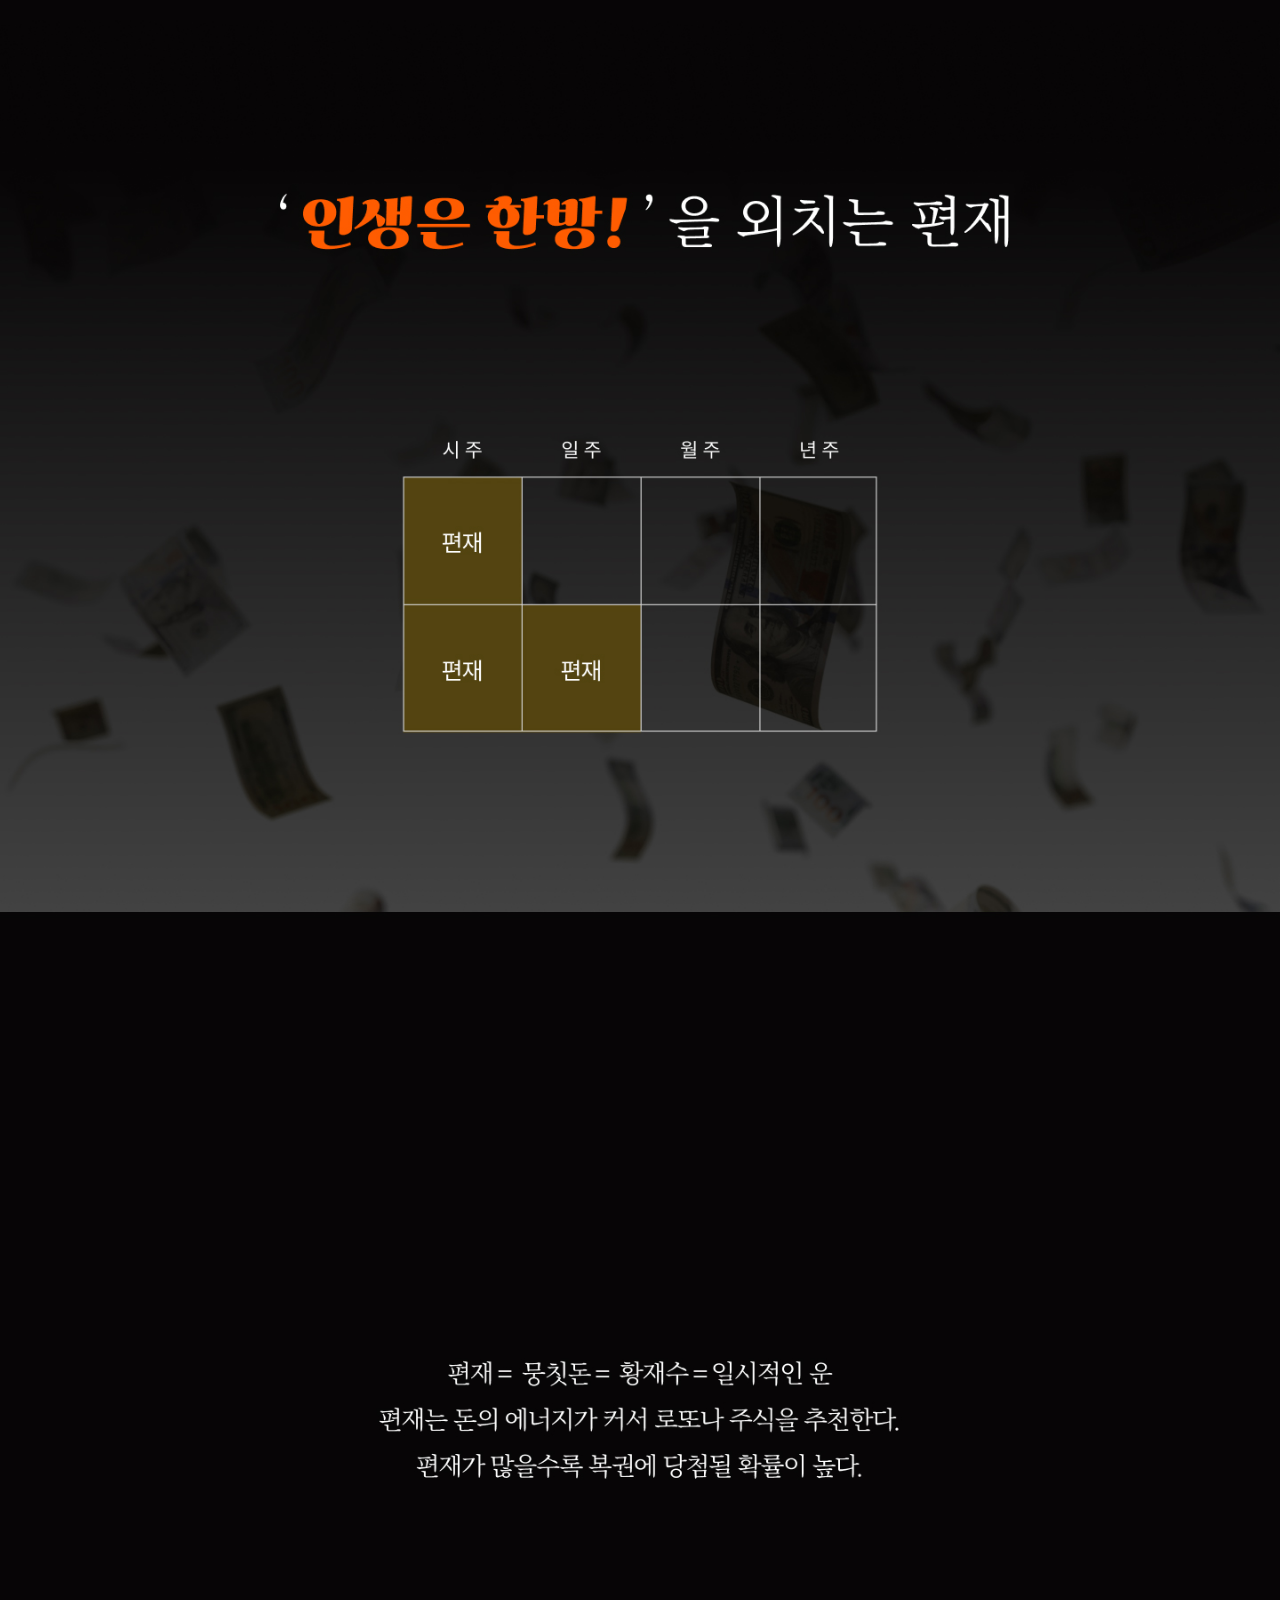
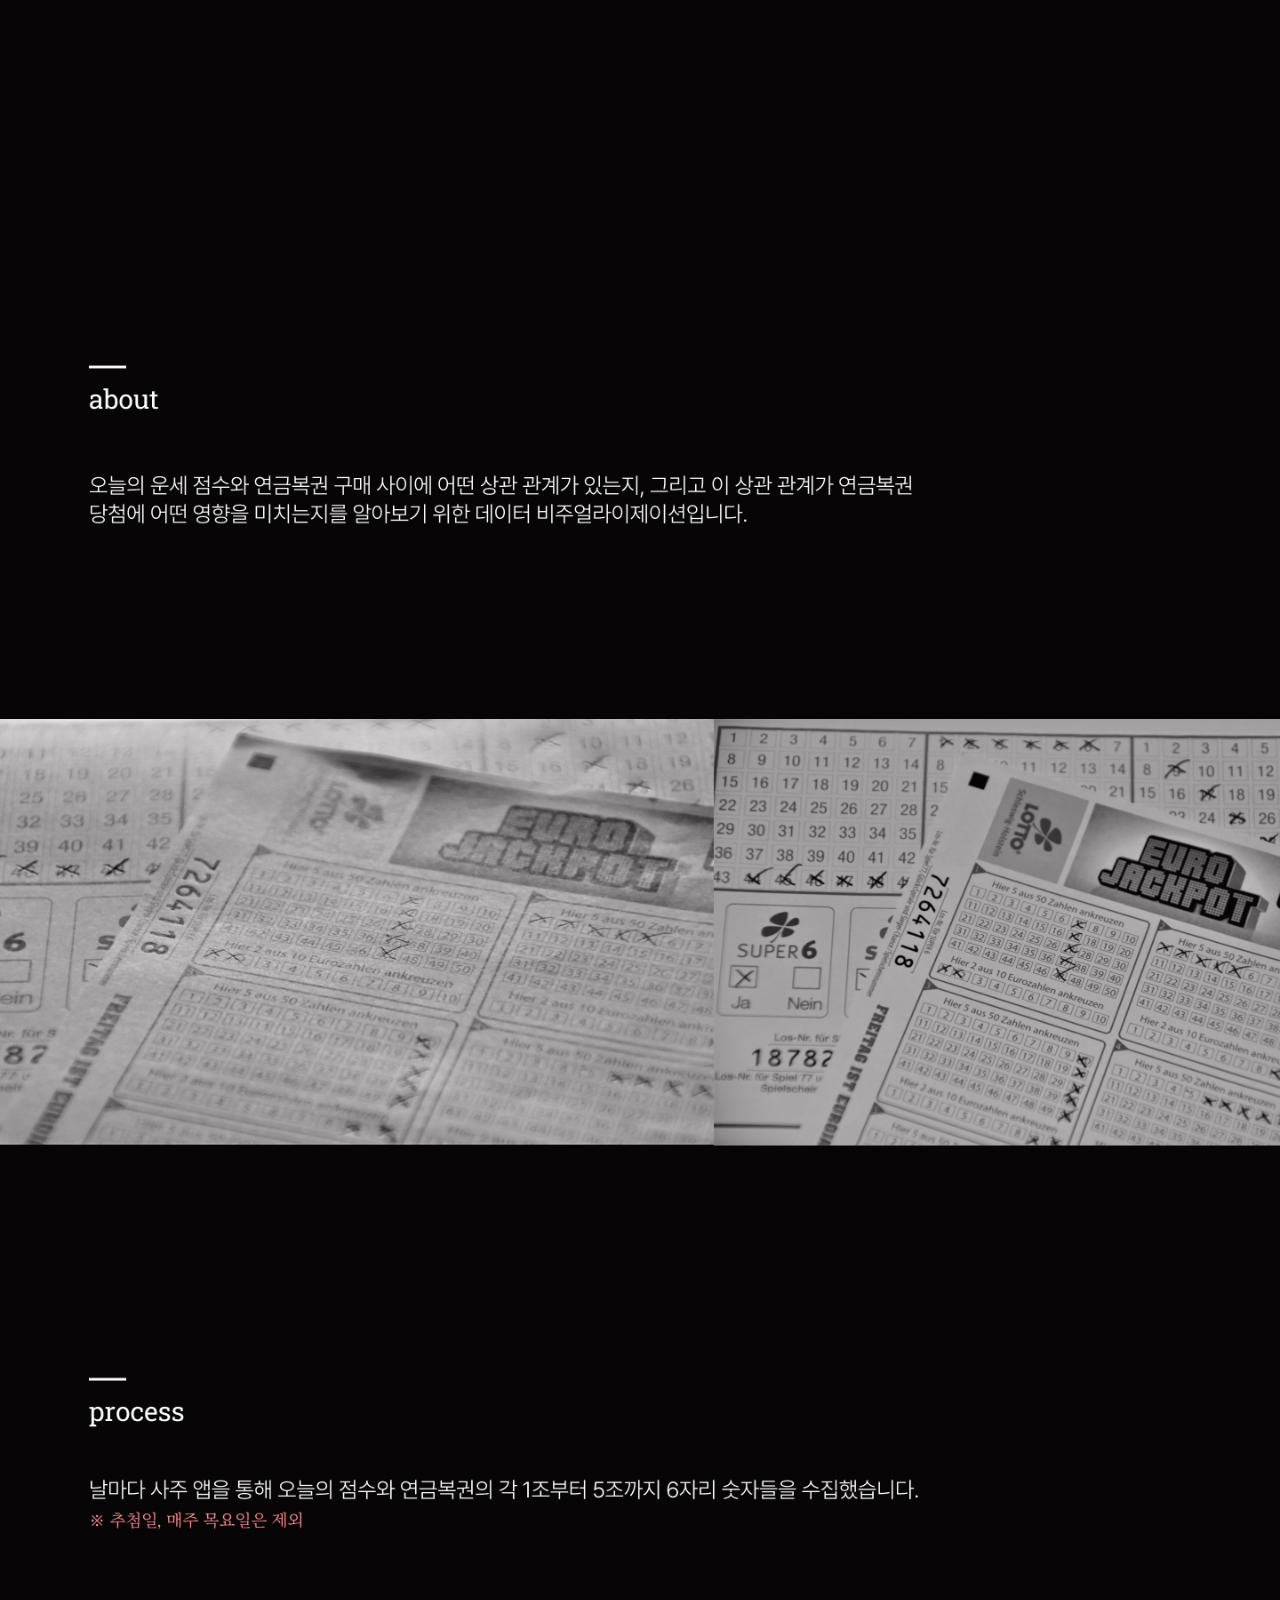
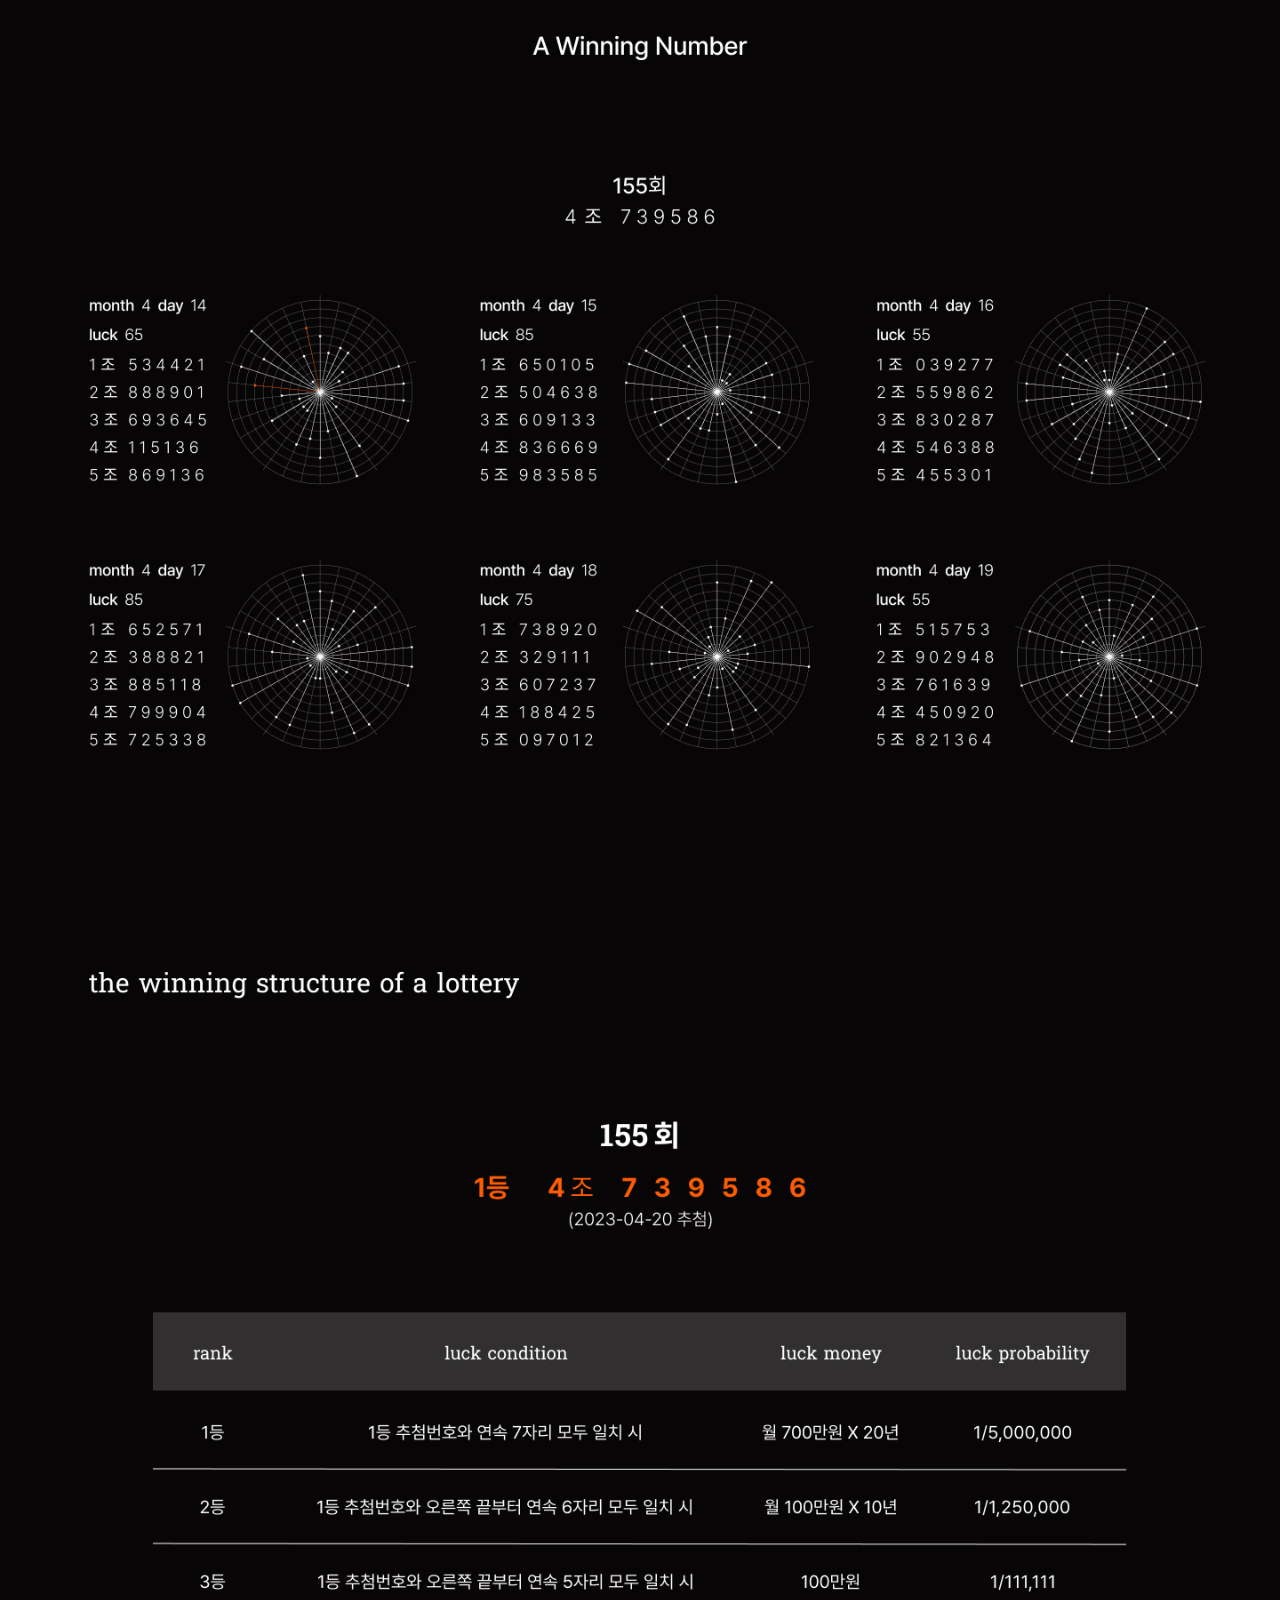
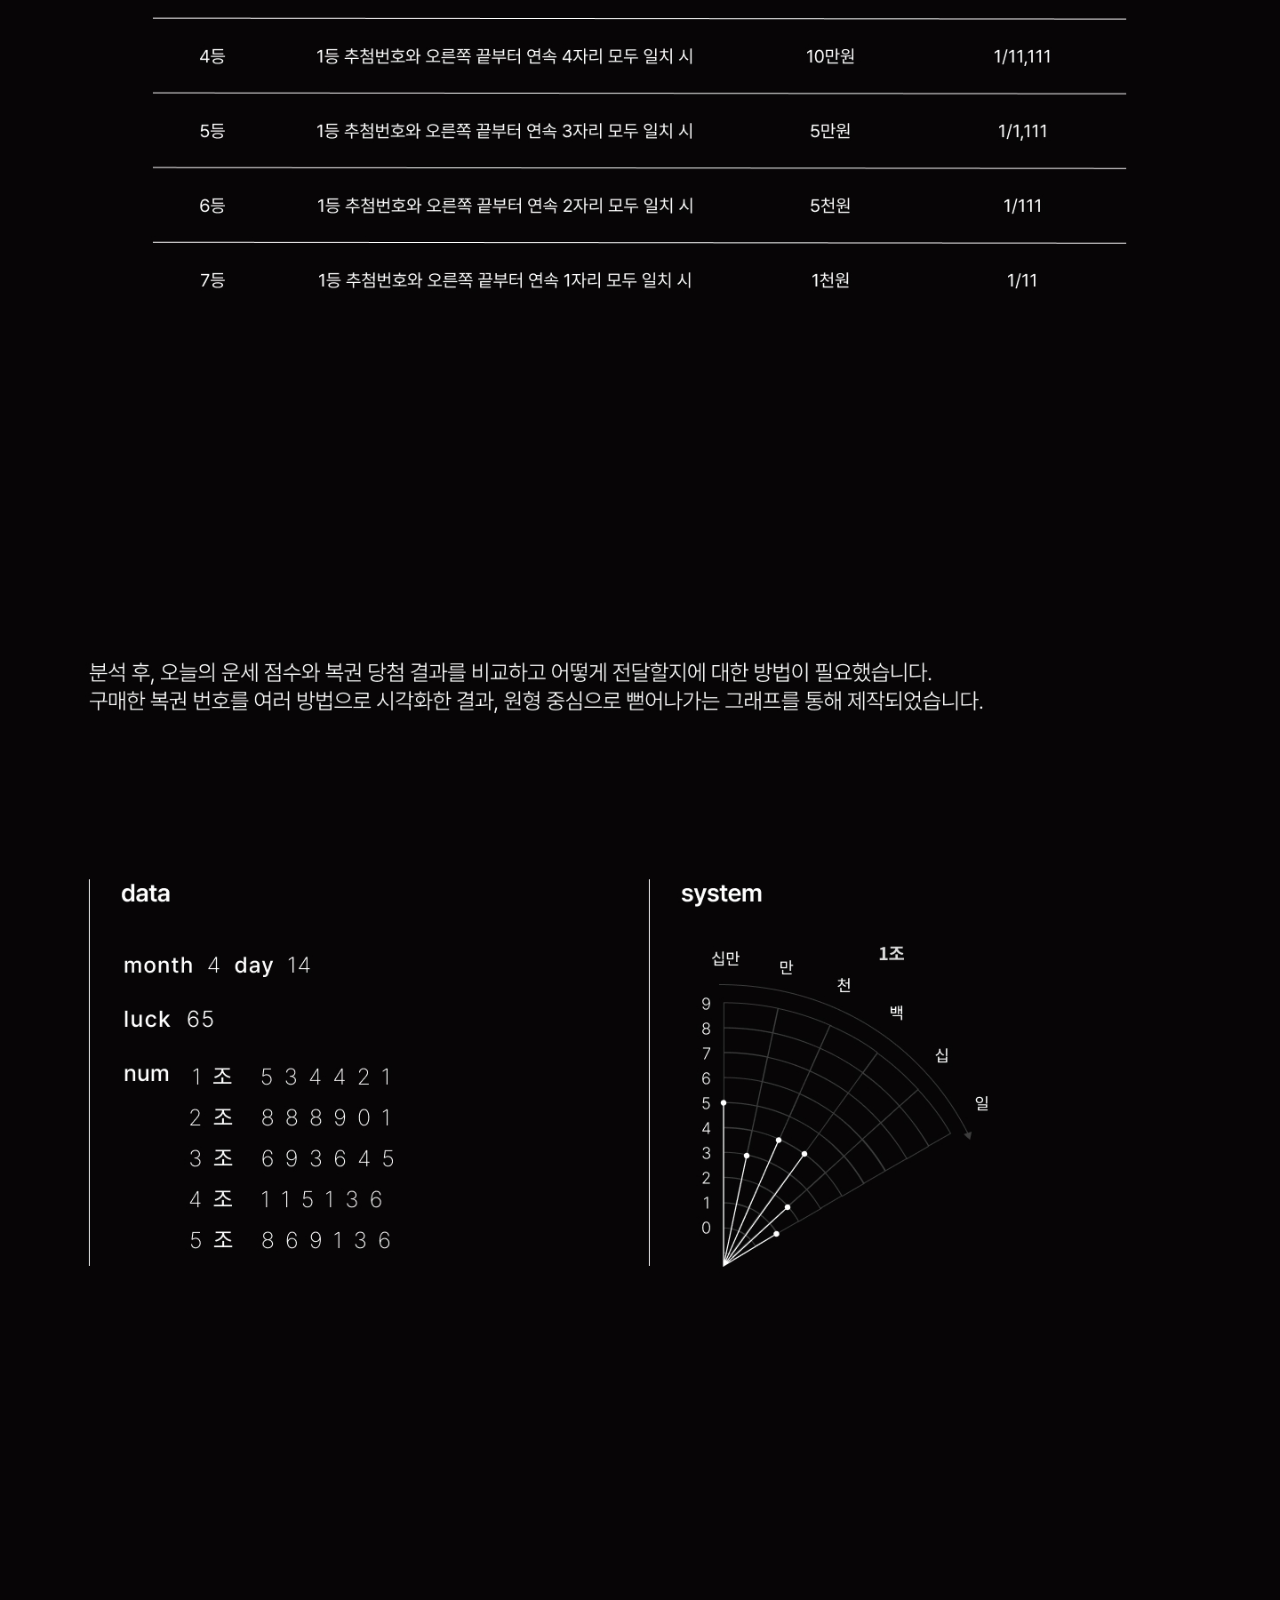
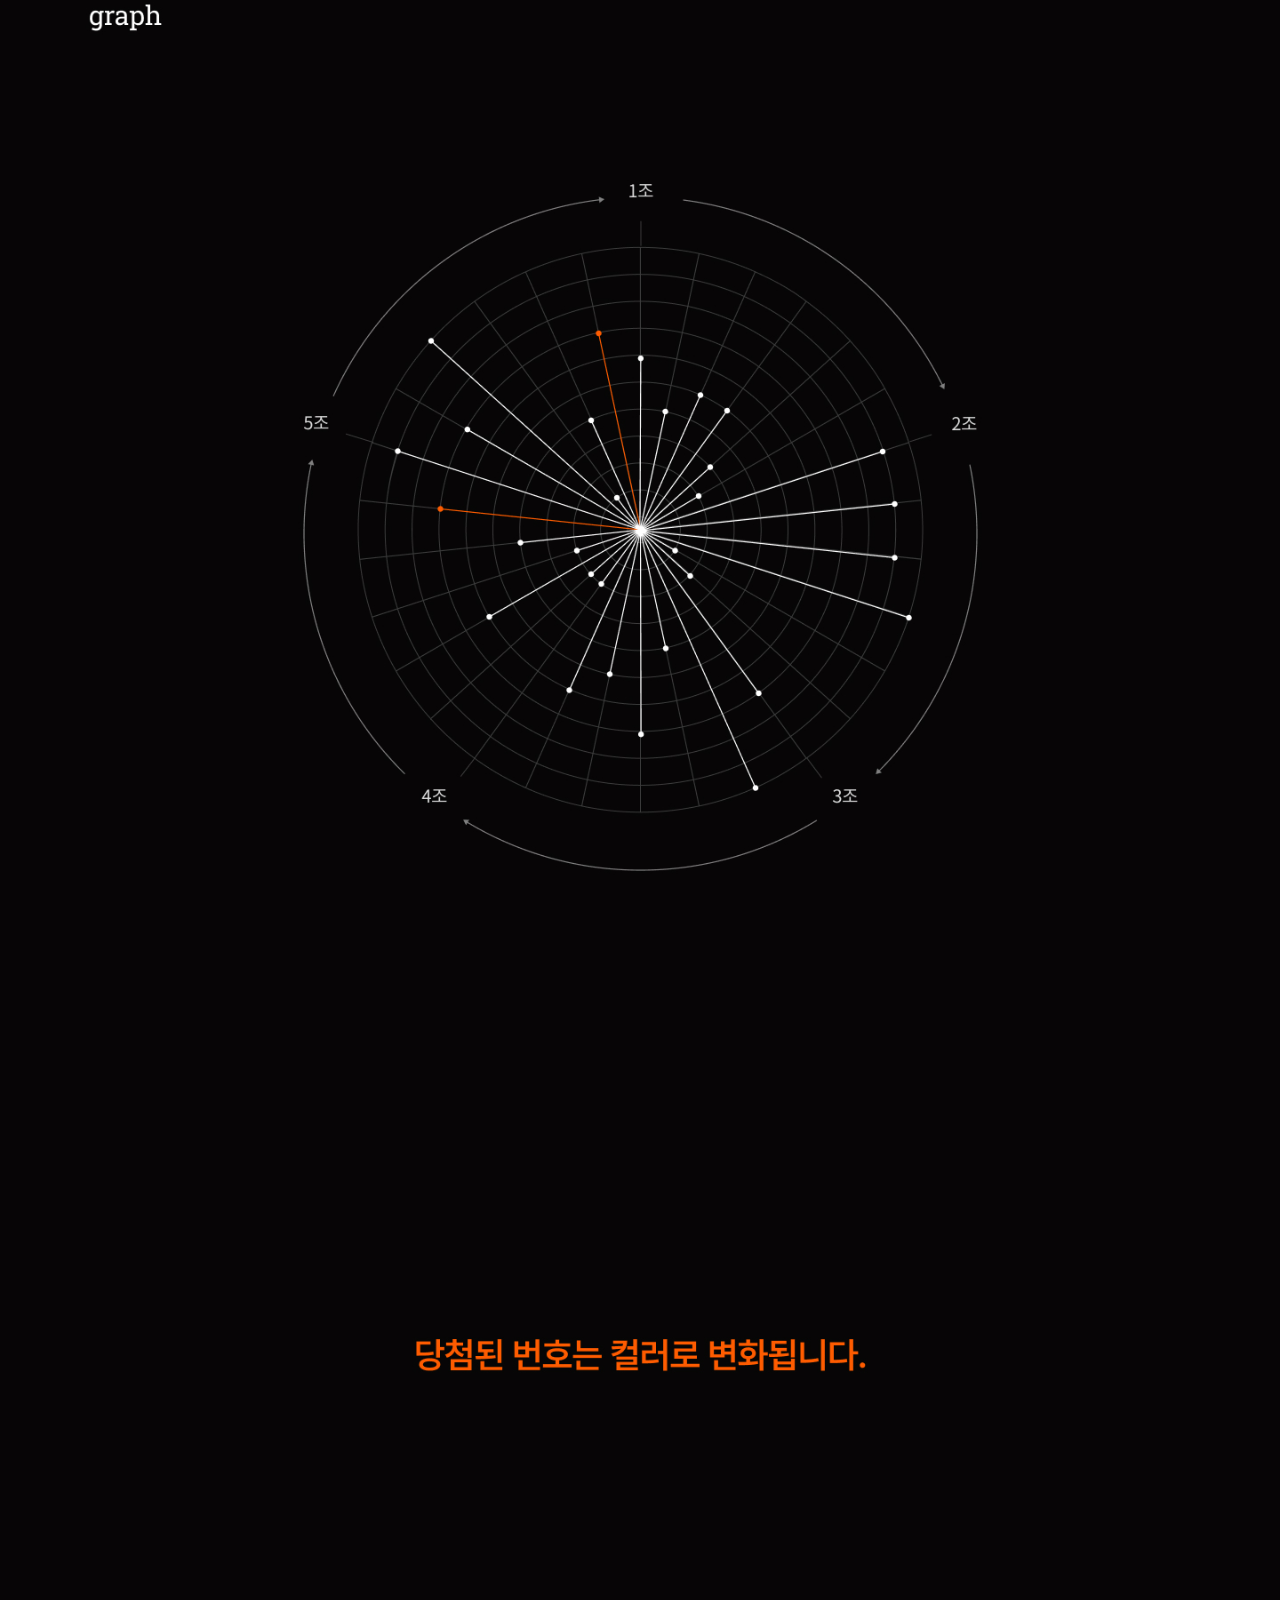
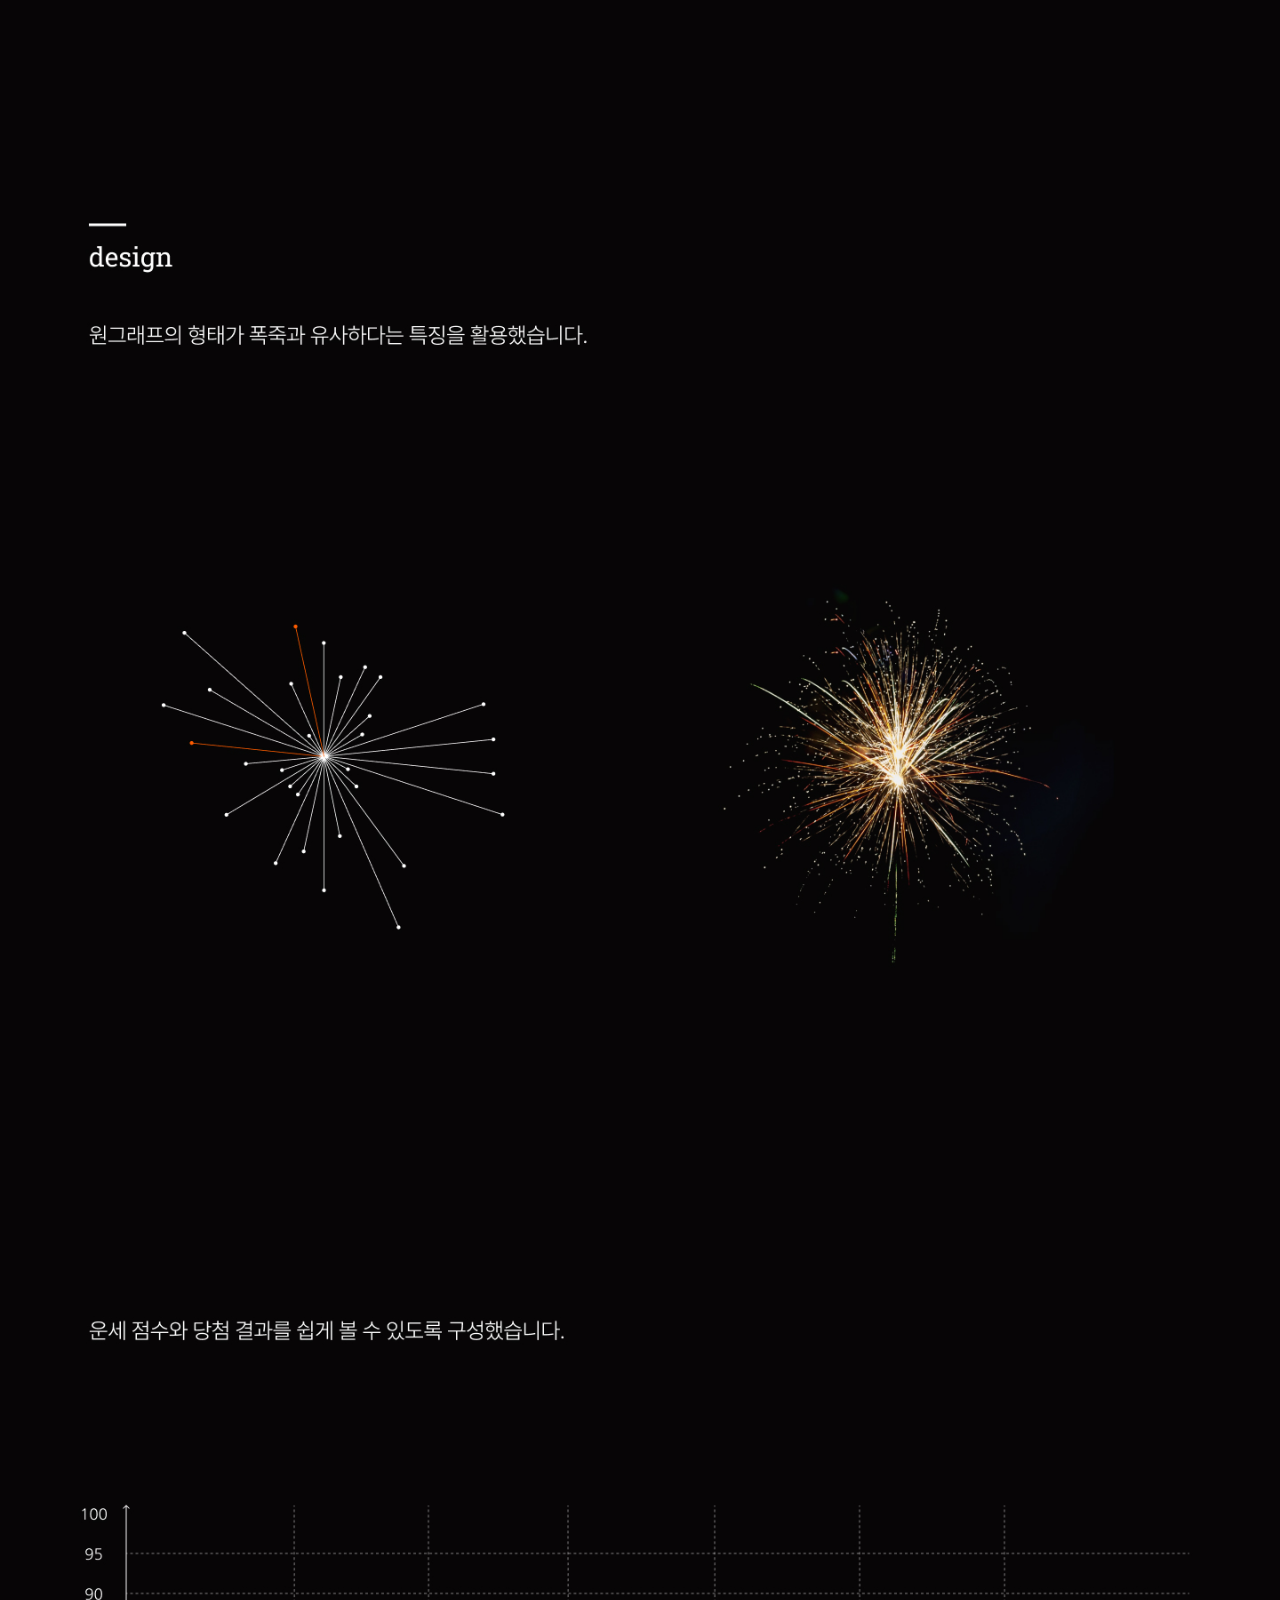
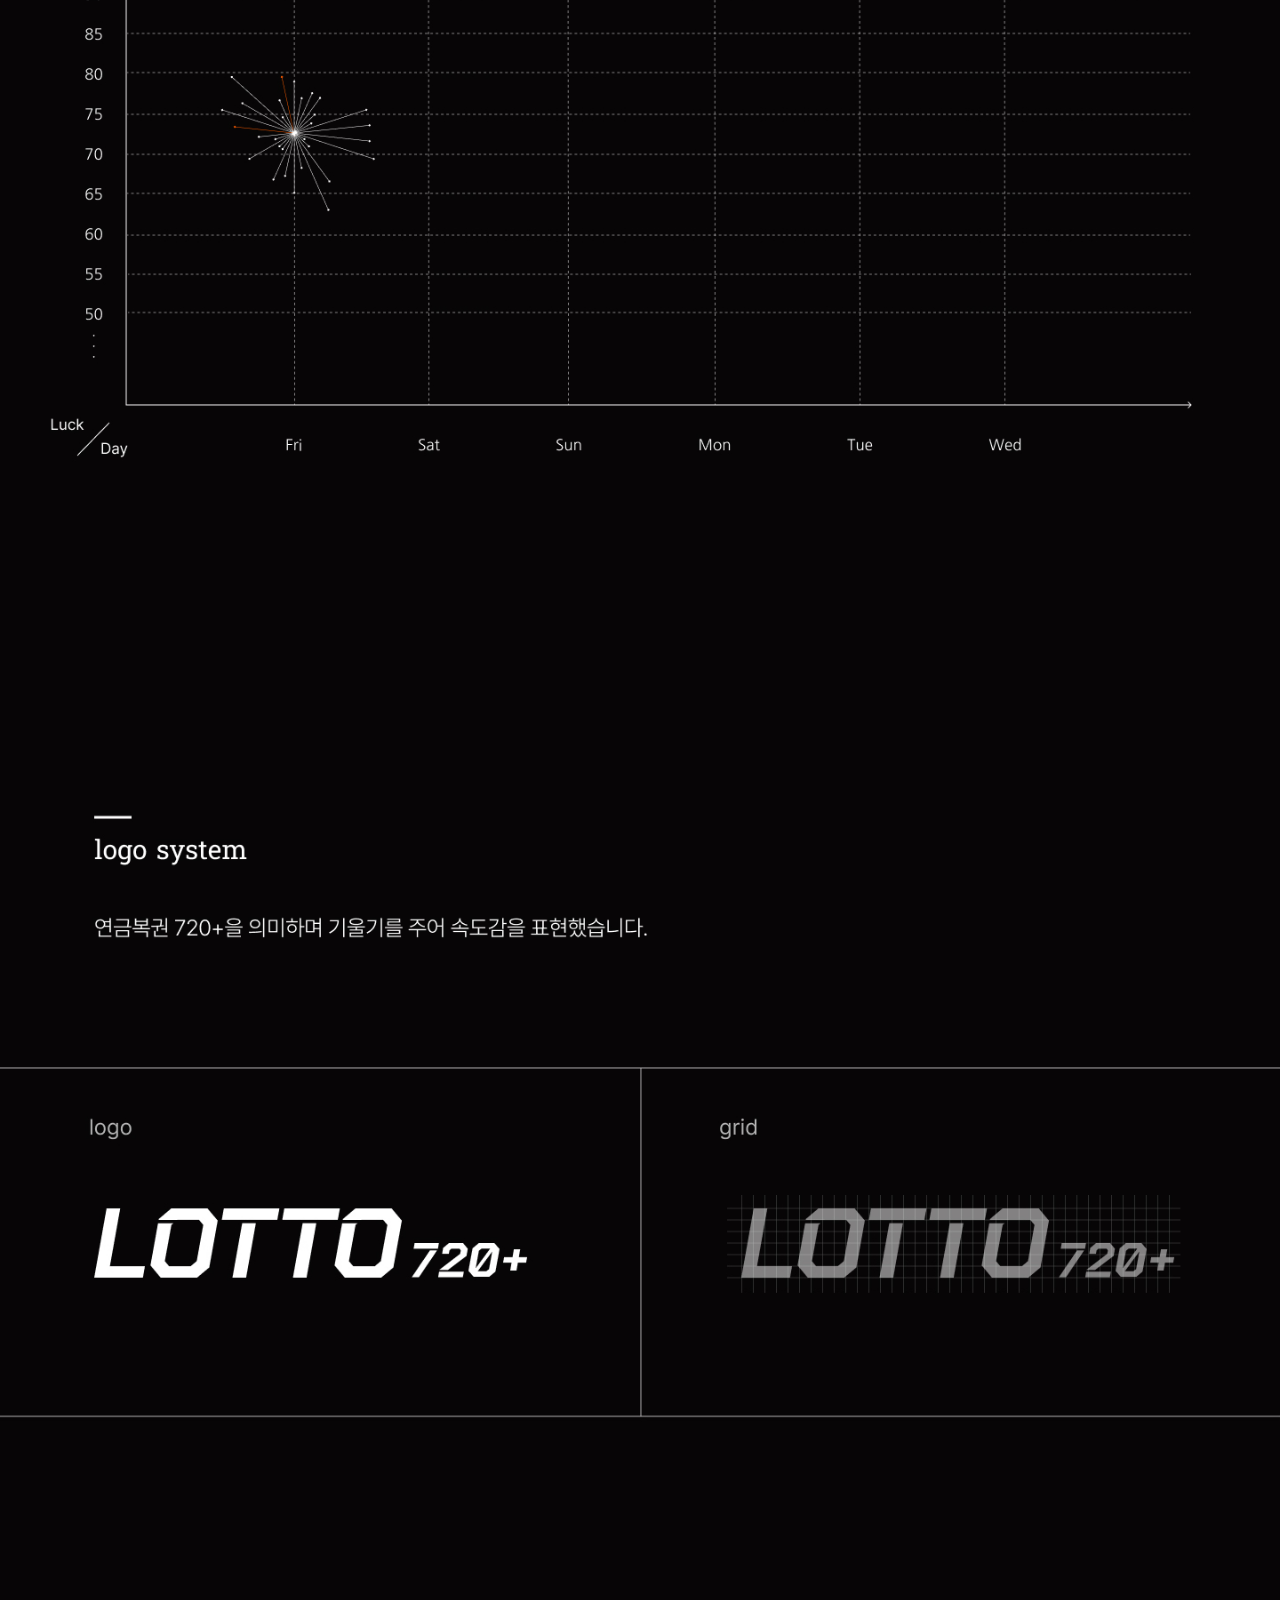
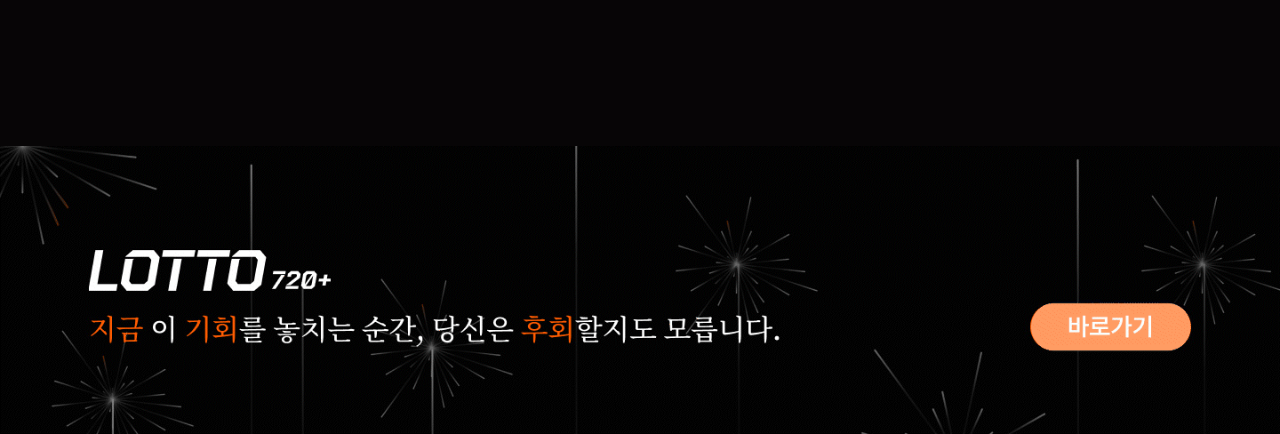
<file: project/prj2.html>
<!DOCTYPE html>
<html lang="ko">
  <head>
    <meta charset="UTF-8" />
    <meta name="viewport" content="width=device-width, initial-scale=1.0" />
    <link rel="preconnect" href="https://fonts.googleapis.com" />
    <link rel="preconnect" href="https://fonts.gstatic.com" crossorigin />
    <link
      href="https://fonts.googleapis.com/css2?family=Bricolage+Grotesque:opsz,wght@12..96,200..800&display=swap"
      rel="stylesheet" />
    <link rel="stylesheet" href="../style/prj2.css" />
    <link
      rel="stylesheet"
      href="https://fonts.googleapis.com/css2?family=Material+Symbols+Outlined:opsz,wght,FILL,GRAD@20..48,100..700,0..1,-50..200" />
    <title>jeonseungri</title>
  </head>
  <body>
    <!-- 내용 -->
    <div class="title">overview</div>
    <div class="introduce">
      오늘의 운세점수와 연금복권 구매 분석은 운세점수와 복권 구매 사이의
      상관관계를 분석하여
      <br />
      당첨 확률에 미치는 영향을 시각화하는 데이터 비주얼라이제이션
      프로젝트입니다.
    </div>
    <!-- 이미지 섹션 -->
    <div class="section">
      <div class="container">
        <div class="wrapper">
          <div class="img">
            <img src="../prjct_imgs/fireworks/Finalinteraction_01.jpg" alt="" />
            <img src="../prjct_imgs/fireworks/Finalinteraction_02.jpg" alt="" />
            <div class="button">
              <a
                href="javascript:void(0);"
                onclick="window.open('https://jeonseungri.github.io/smu_idp/', '_blank');">
                <img src="../prjct_imgs/fireworks/Frame 149.png" alt="" />
              </a>
            </div>

            <img src="../prjct_imgs/fireworks/Finalinteraction_04.jpg" alt="" />
            <img src="../prjct_imgs/fireworks/Finalinteraction_05.jpg" alt="" />
            <img src="../prjct_imgs/fireworks/Finalinteraction_06.jpg" alt="" />
            <img src="../prjct_imgs/fireworks/Finalinteraction_07.jpg" alt="" />
            <img src="../prjct_imgs/fireworks/Finalinteraction_08.jpg" alt="" />
            <img src="../prjct_imgs/fireworks/Finalinteraction_09.jpg" alt="" />
            <img src="../prjct_imgs/fireworks/Finalinteraction_10.jpg" alt="" />
            <img src="../prjct_imgs/fireworks/Finalinteraction_11.jpg" alt="" />
            <img src="../prjct_imgs/fireworks/Finalinteraction_12.jpg" alt="" />
            <img src="../prjct_imgs/fireworks/Finalinteraction_13.jpg" alt="" />
            <img src="../prjct_imgs/fireworks/Finalinteraction_14.jpg" alt="" />
            <img src="../prjct_imgs/fireworks/Finalinteraction_15.jpg" alt="" />
            <img src="../prjct_imgs/fireworks/Finalinteraction_16.jpg" alt="" />
            <img src="../prjct_imgs/fireworks/Finalinteraction_17.jpg" alt="" />
            <img src="../prjct_imgs/fireworks/Finalinteraction_18.jpg" alt="" />
            <img src="../prjct_imgs/fireworks/Finalinteraction_19.jpg" alt="" />
            <img src="../prjct_imgs/fireworks/Finalinteraction_20.jpg" alt="" />

            <a
              href="javascript:void(0);"
              onclick="window.open('https://jeonseungri.github.io/smu_idp/', '_blank');">
              <img src="../prjct_imgs/fireworks/Frame 143.gif" alt="" />
            </a>
          </div>
        </div>
      </div>
    </div>
  </body>
</html>
</file>
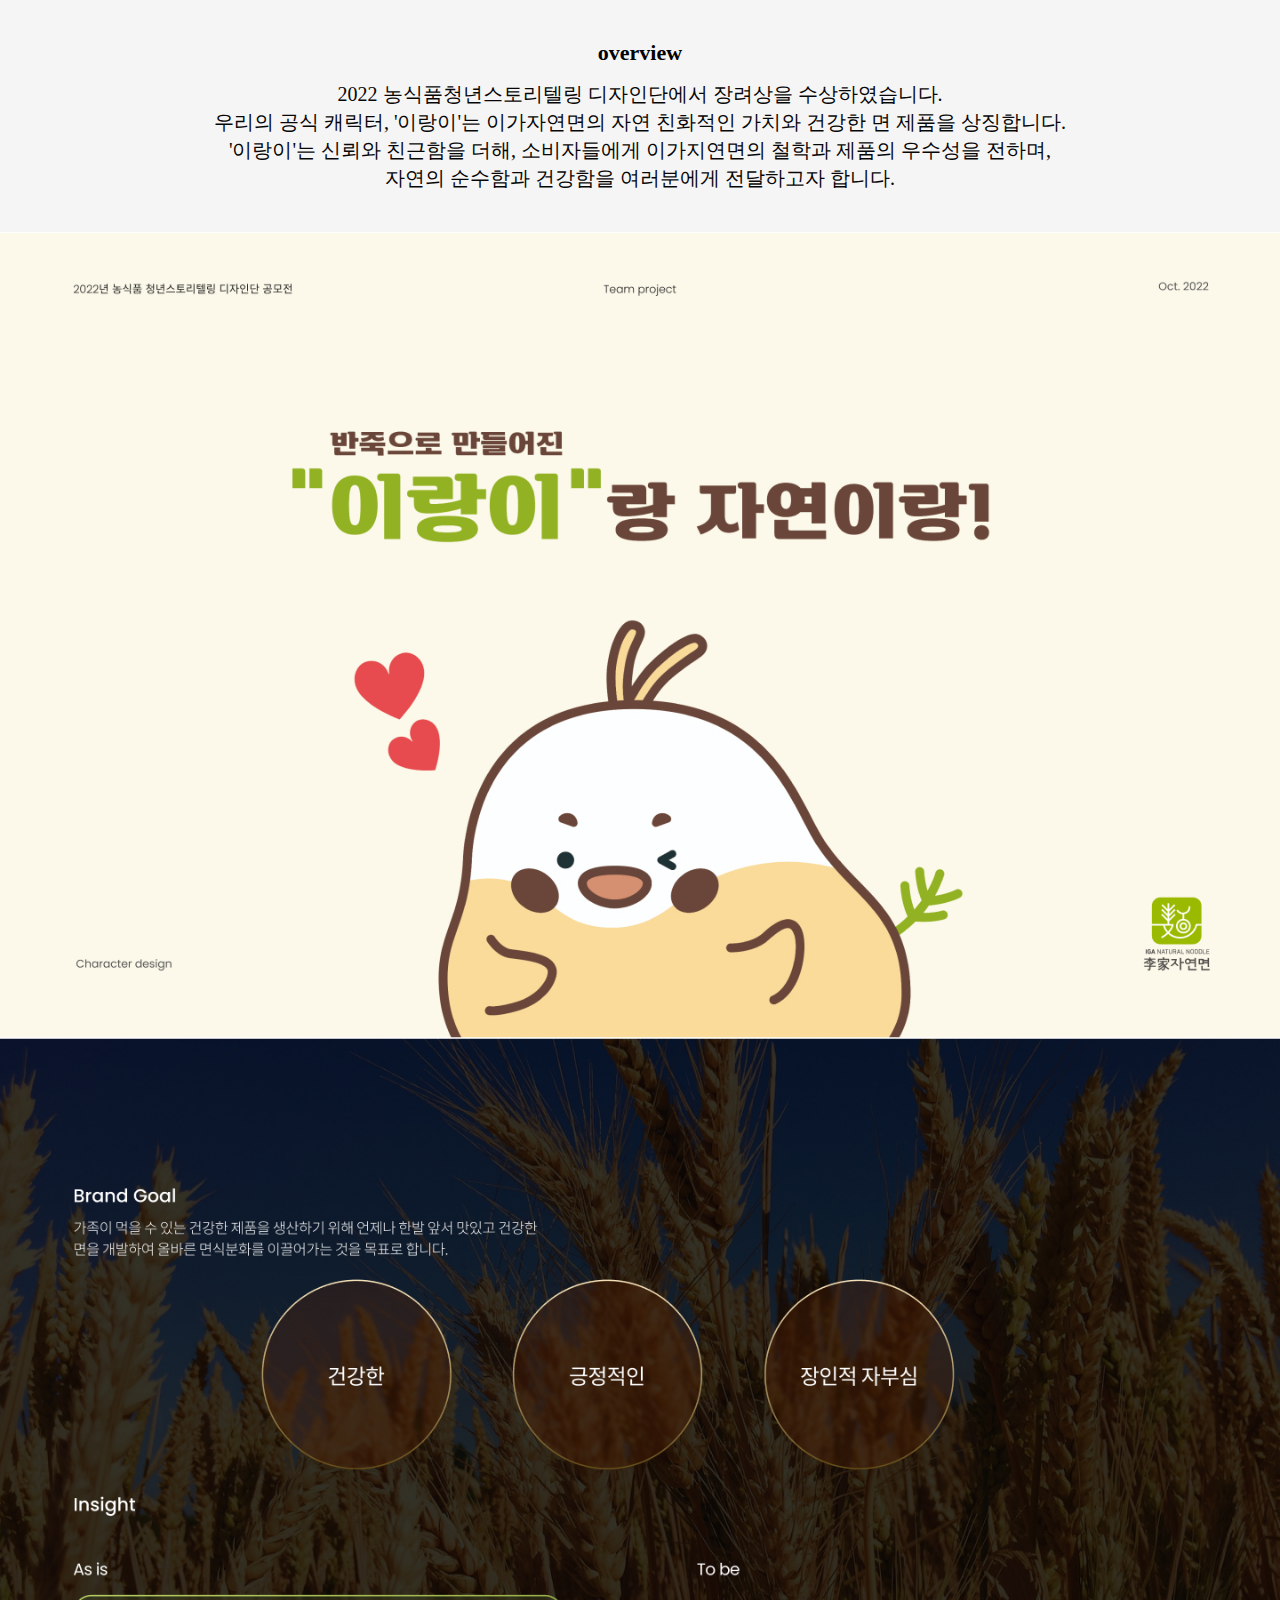
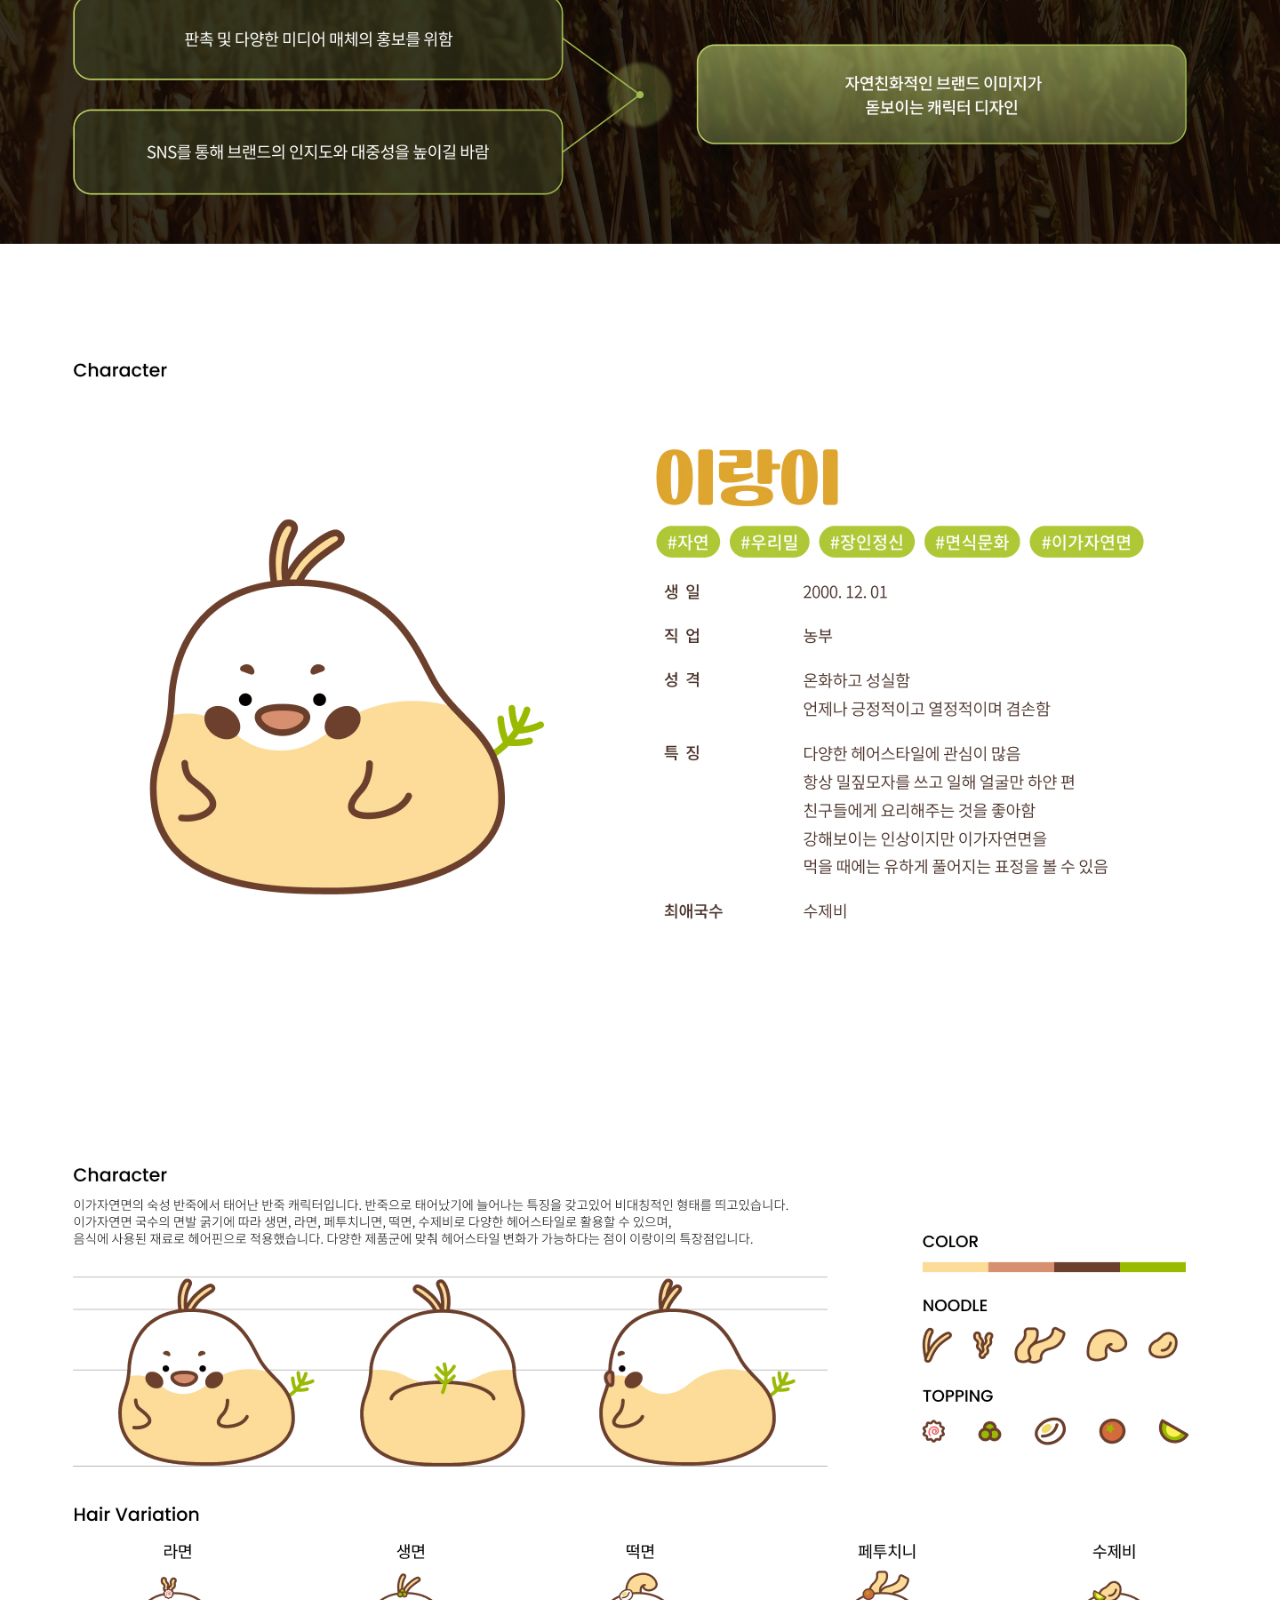
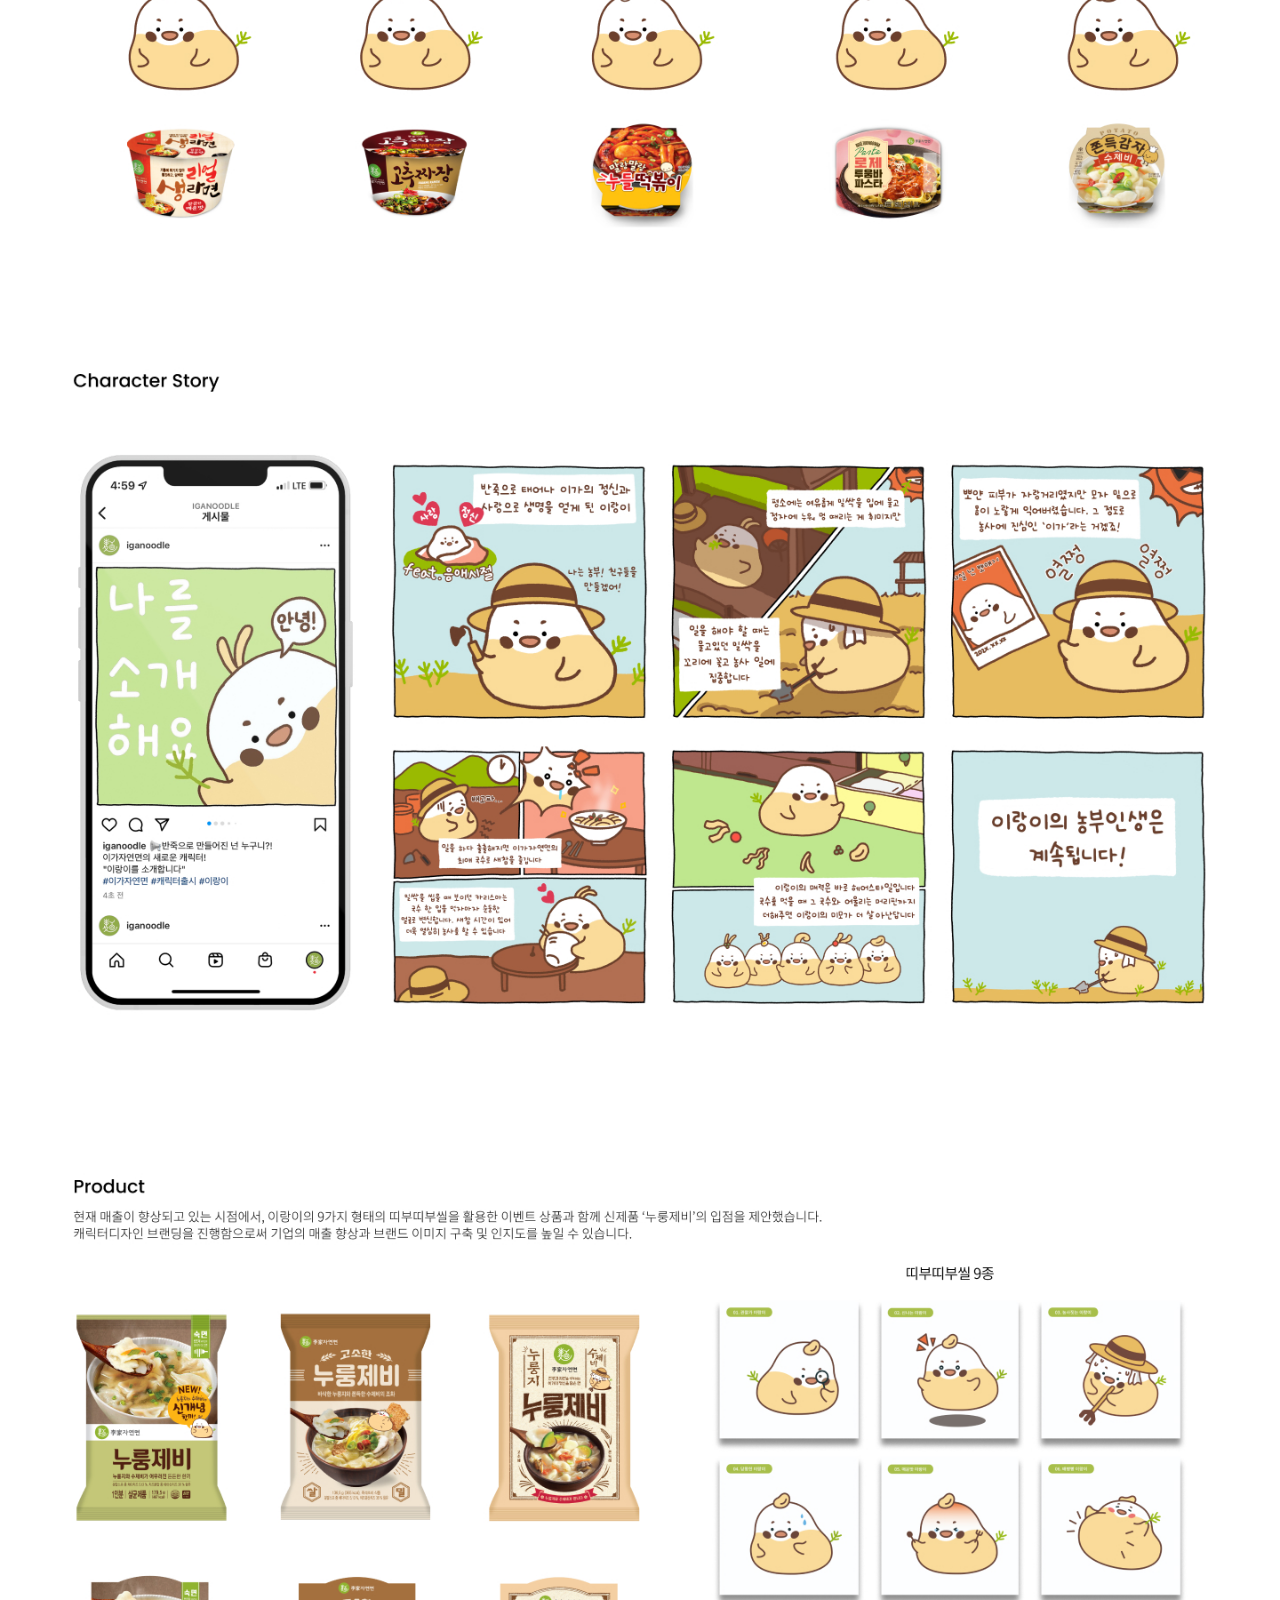
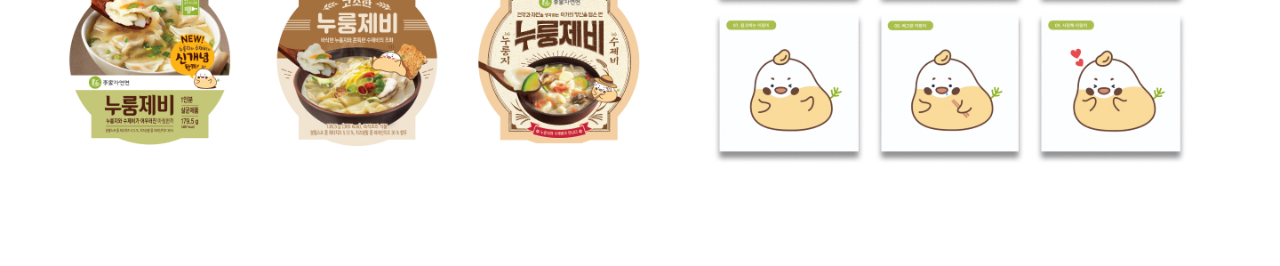
<file: project/prj3.html>
<!DOCTYPE html>
<html lang="ko">
  <head>
    <meta charset="UTF-8" />
    <meta name="viewport" content="width=device-width, initial-scale=1.0" />
    <link rel="preconnect" href="https://fonts.googleapis.com" />
    <link rel="preconnect" href="https://fonts.gstatic.com" crossorigin />
    <link
      href="https://fonts.googleapis.com/css2?family=Bricolage+Grotesque:opsz,wght@12..96,200..800&display=swap"
      rel="stylesheet" />
    <link rel="stylesheet" href="../style/prj.css" />
    <link
      rel="stylesheet"
      href="https://fonts.googleapis.com/css2?family=Material+Symbols+Outlined:opsz,wght,FILL,GRAD@20..48,100..700,0..1,-50..200" />
    <title>jeonseungri</title>
  </head>
  <body>
    <div class="section">
      <div class="container">
        <div class="wrapper">
          <div class="title">overview</div>
          <div class="introduce">
            2022 농식품청년스토리텔링 디자인단에서 장려상을 수상하였습니다.
            <br />
            우리의 공식 캐릭터, '이랑이'는 이가자연면의 자연 친화적인 가치와
            건강한 면 제품을 상징합니다.
            <br />
            '이랑이'는 신뢰와 친근함을 더해, 소비자들에게 이가지연면의 철학과
            제품의 우수성을 전하며,
            <br />
            자연의 순수함과 건강함을 여러분에게 전달하고자 합니다.
          </div>
          <div class="img">
            <img src="../prjct_imgs/character/27.jpg" alt="" />
            <img src="../prjct_imgs/character/49.jpg" alt="" />
            <img src="../prjct_imgs/character/2001.jpg" alt="" />
            <img src="../prjct_imgs/character/62.jpg" alt="" />
            <img src="../prjct_imgs/character/65.jpg" alt="" />
            <img src="../prjct_imgs/character/66.jpg" alt="" />
          </div>
        </div>
      </div>
    </div>
  </body>
</html>
</file>
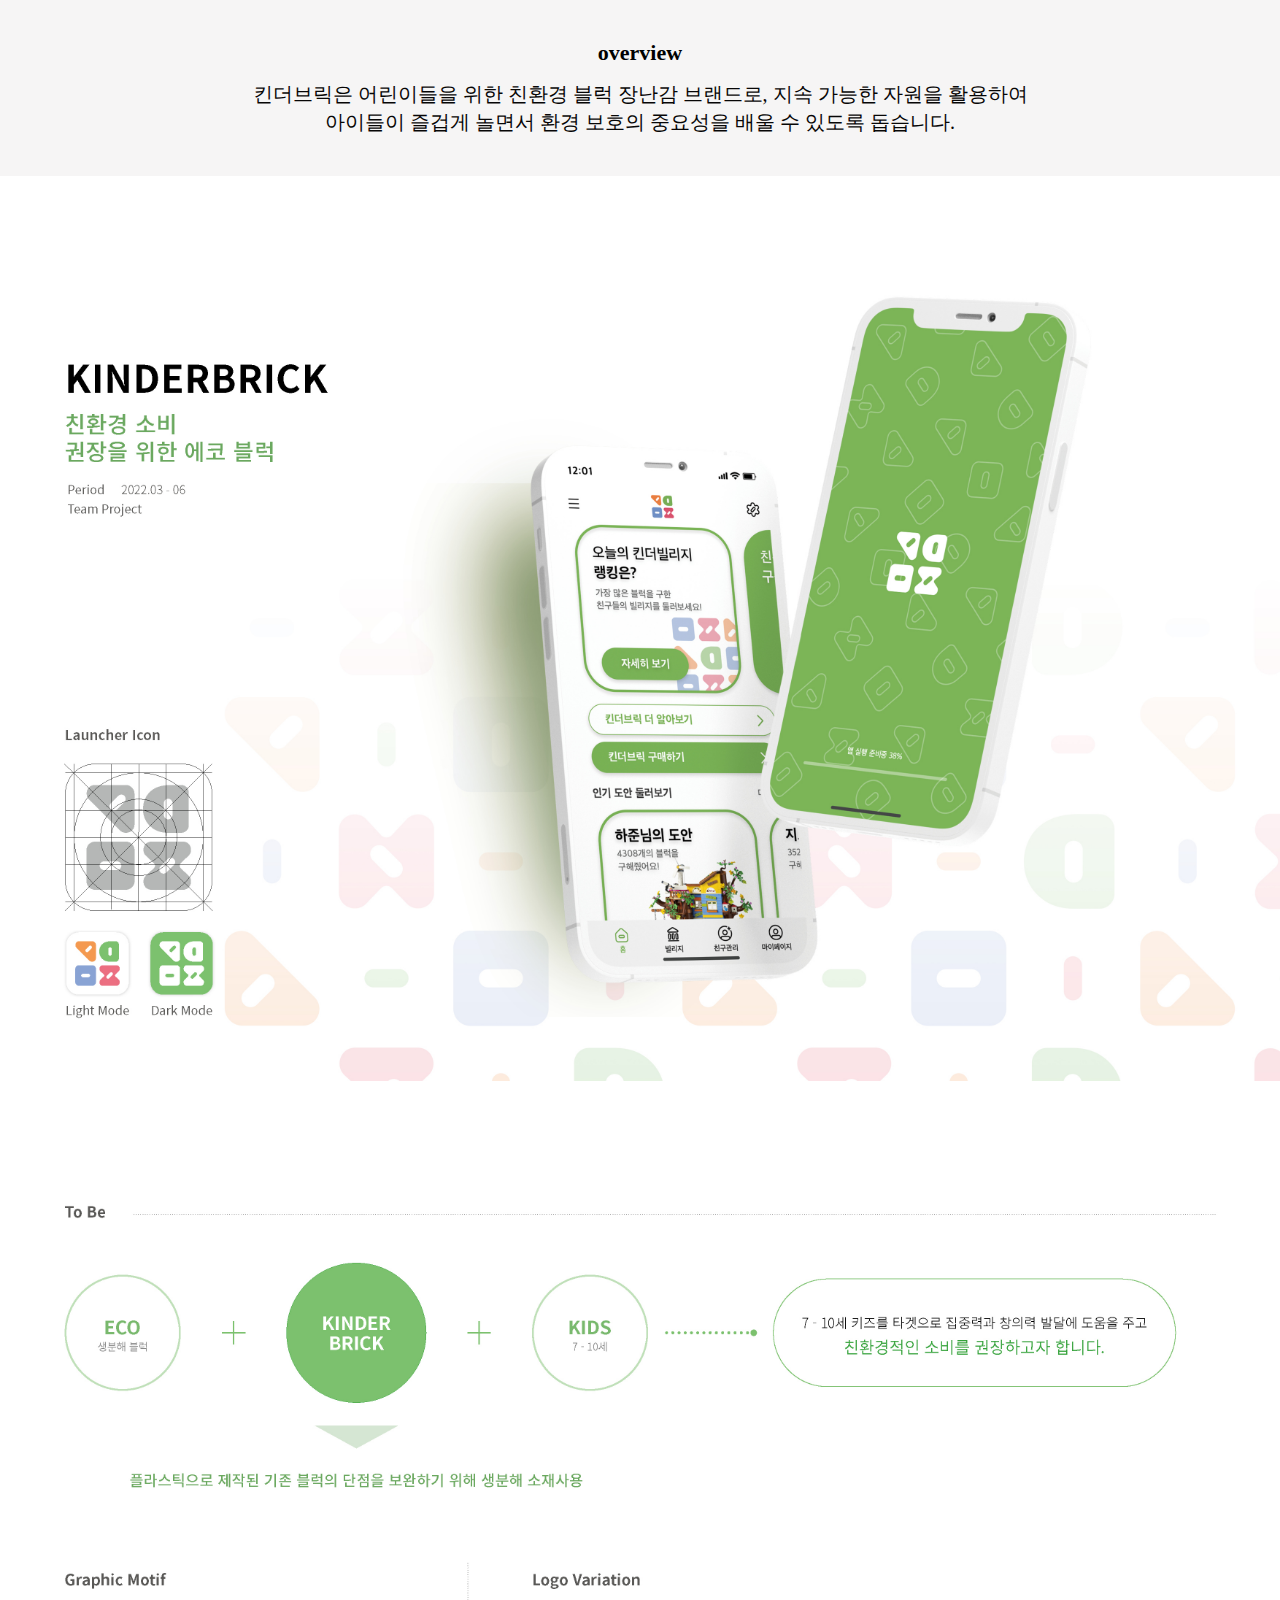
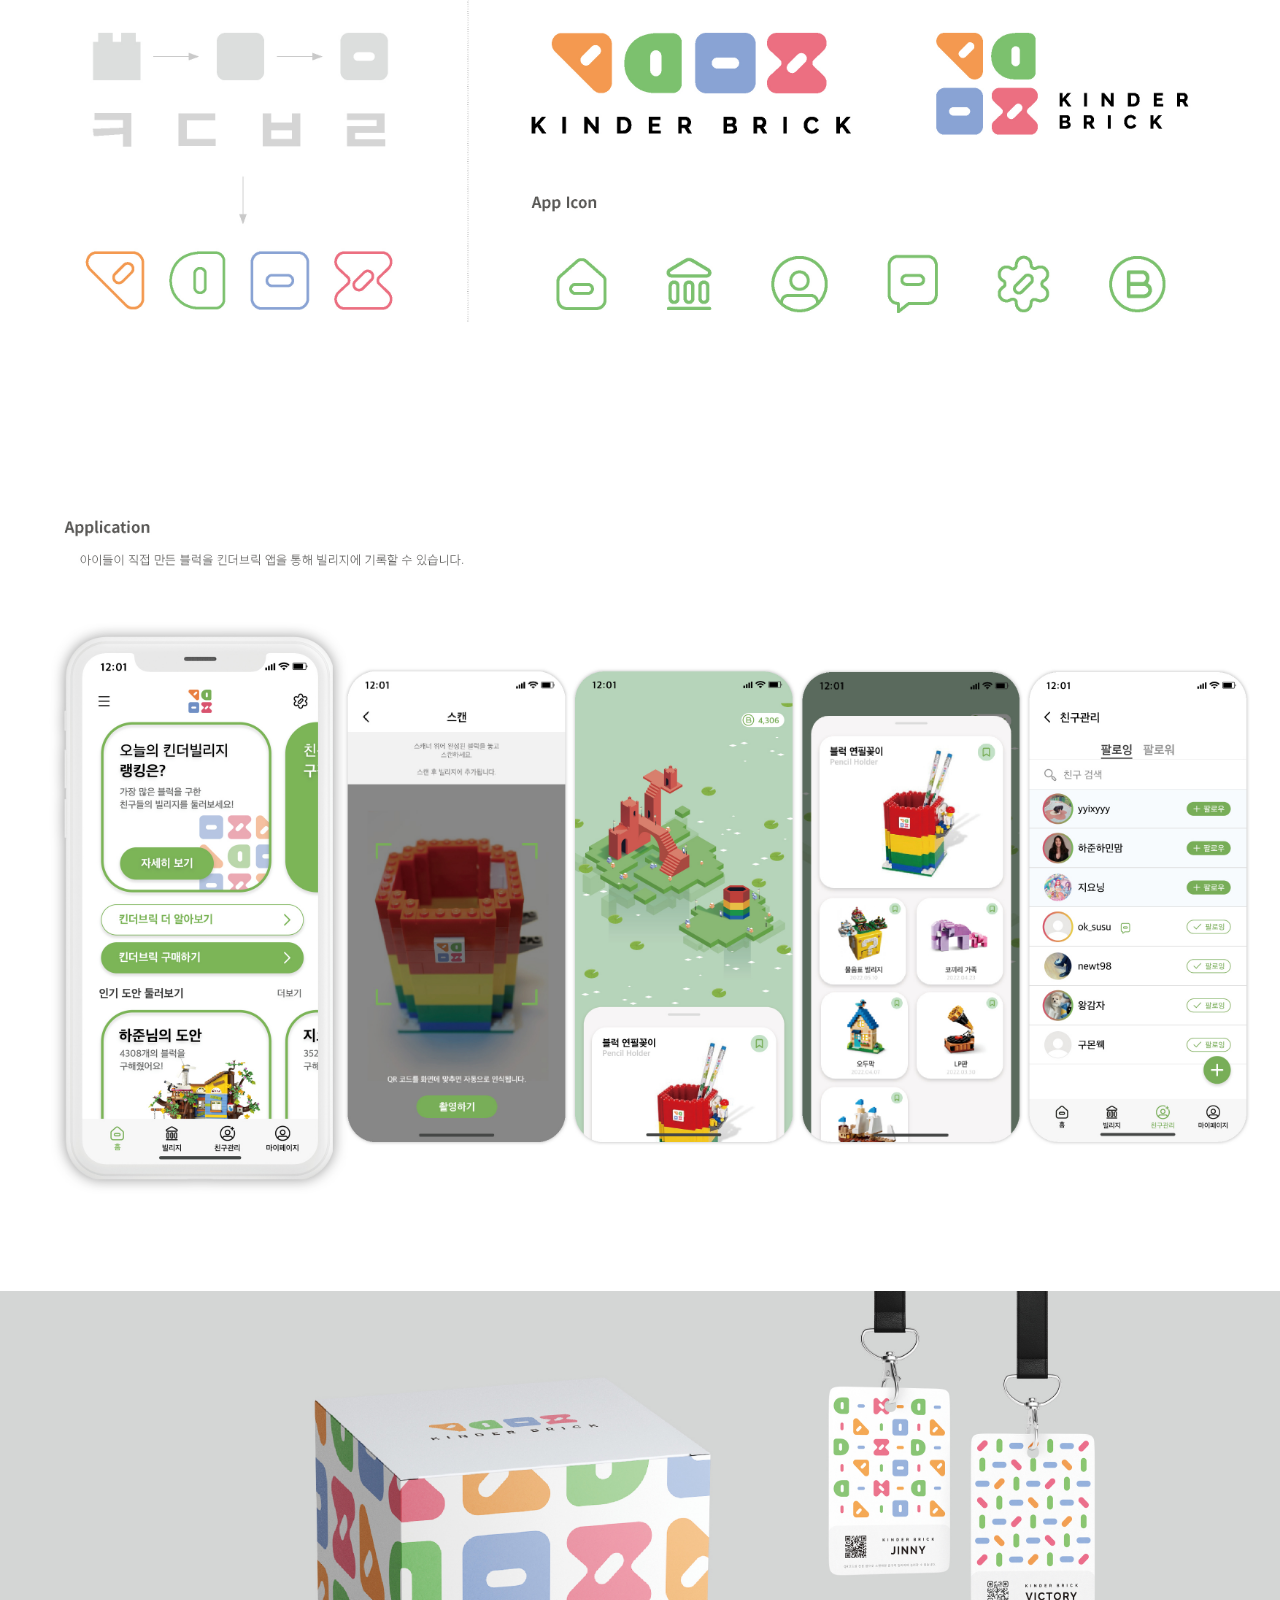
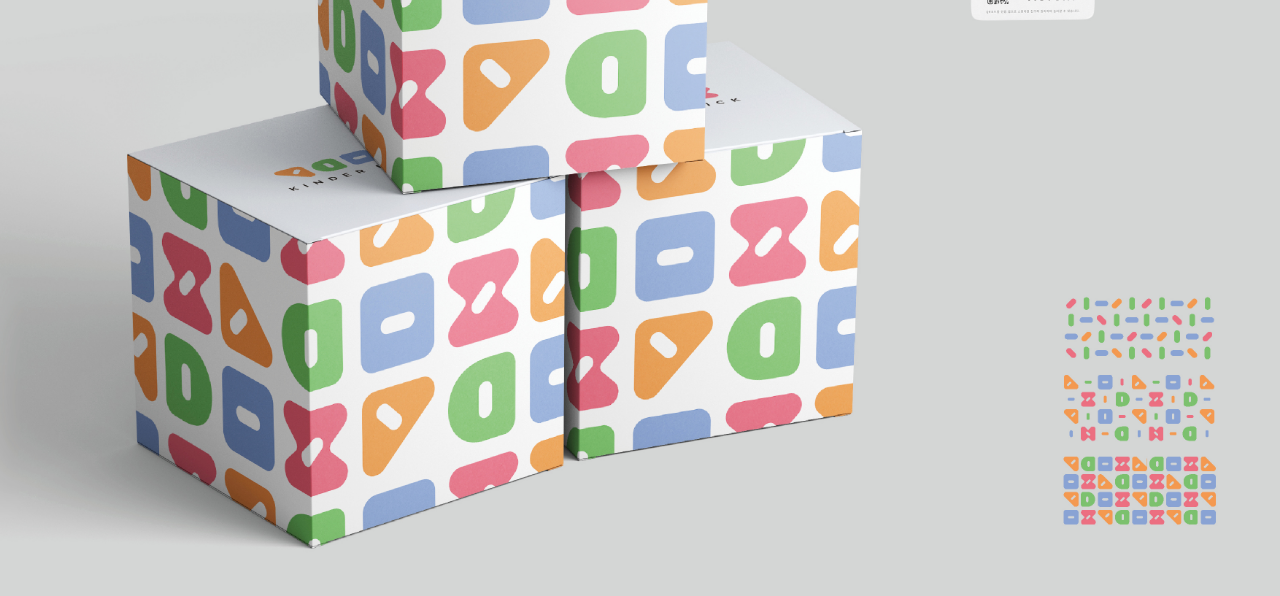
<file: project/prj4.html>
<!DOCTYPE html>
<html lang="ko">
  <head>
    <meta charset="UTF-8" />
    <meta name="viewport" content="width=device-width, initial-scale=1.0" />
    <link rel="preconnect" href="https://fonts.googleapis.com" />
    <link rel="preconnect" href="https://fonts.gstatic.com" crossorigin />
    <link
      href="https://fonts.googleapis.com/css2?family=Bricolage+Grotesque:opsz,wght@12..96,200..800&display=swap"
      rel="stylesheet" />
    <link rel="stylesheet" href="../style/prj.css" />
    <link
      rel="stylesheet"
      href="https://fonts.googleapis.com/css2?family=Material+Symbols+Outlined:opsz,wght,FILL,GRAD@20..48,100..700,0..1,-50..200" />
    <title>jeonseungri</title>
  </head>
  <body>
    <div class="section">
      <div class="container">
        <div class="wrapper">
          <div class="title">overview</div>
          <div class="introduce">
            킨더브릭은 어린이들을 위한 친환경 블럭 장난감 브랜드로, 지속 가능한
            자원을 활용하여
            <br />
            아이들이 즐겁게 놀면서 환경 보호의 중요성을 배울 수 있도록 돕습니다.
          </div>
          <div class="img">
            <img src="../prjct_imgs/kinderbric/img_.jpg" alt="" />
            <img src="../prjct_imgs/kinderbric/img_2.jpg" alt="" />
            <img src="../prjct_imgs/kinderbric/img_3.jpg" alt="" />
            <img src="../prjct_imgs/kinderbric/img_4.jpg" alt="" />
          </div>
        </div>
      </div>
    </div>
  </body>
</html>
</file>
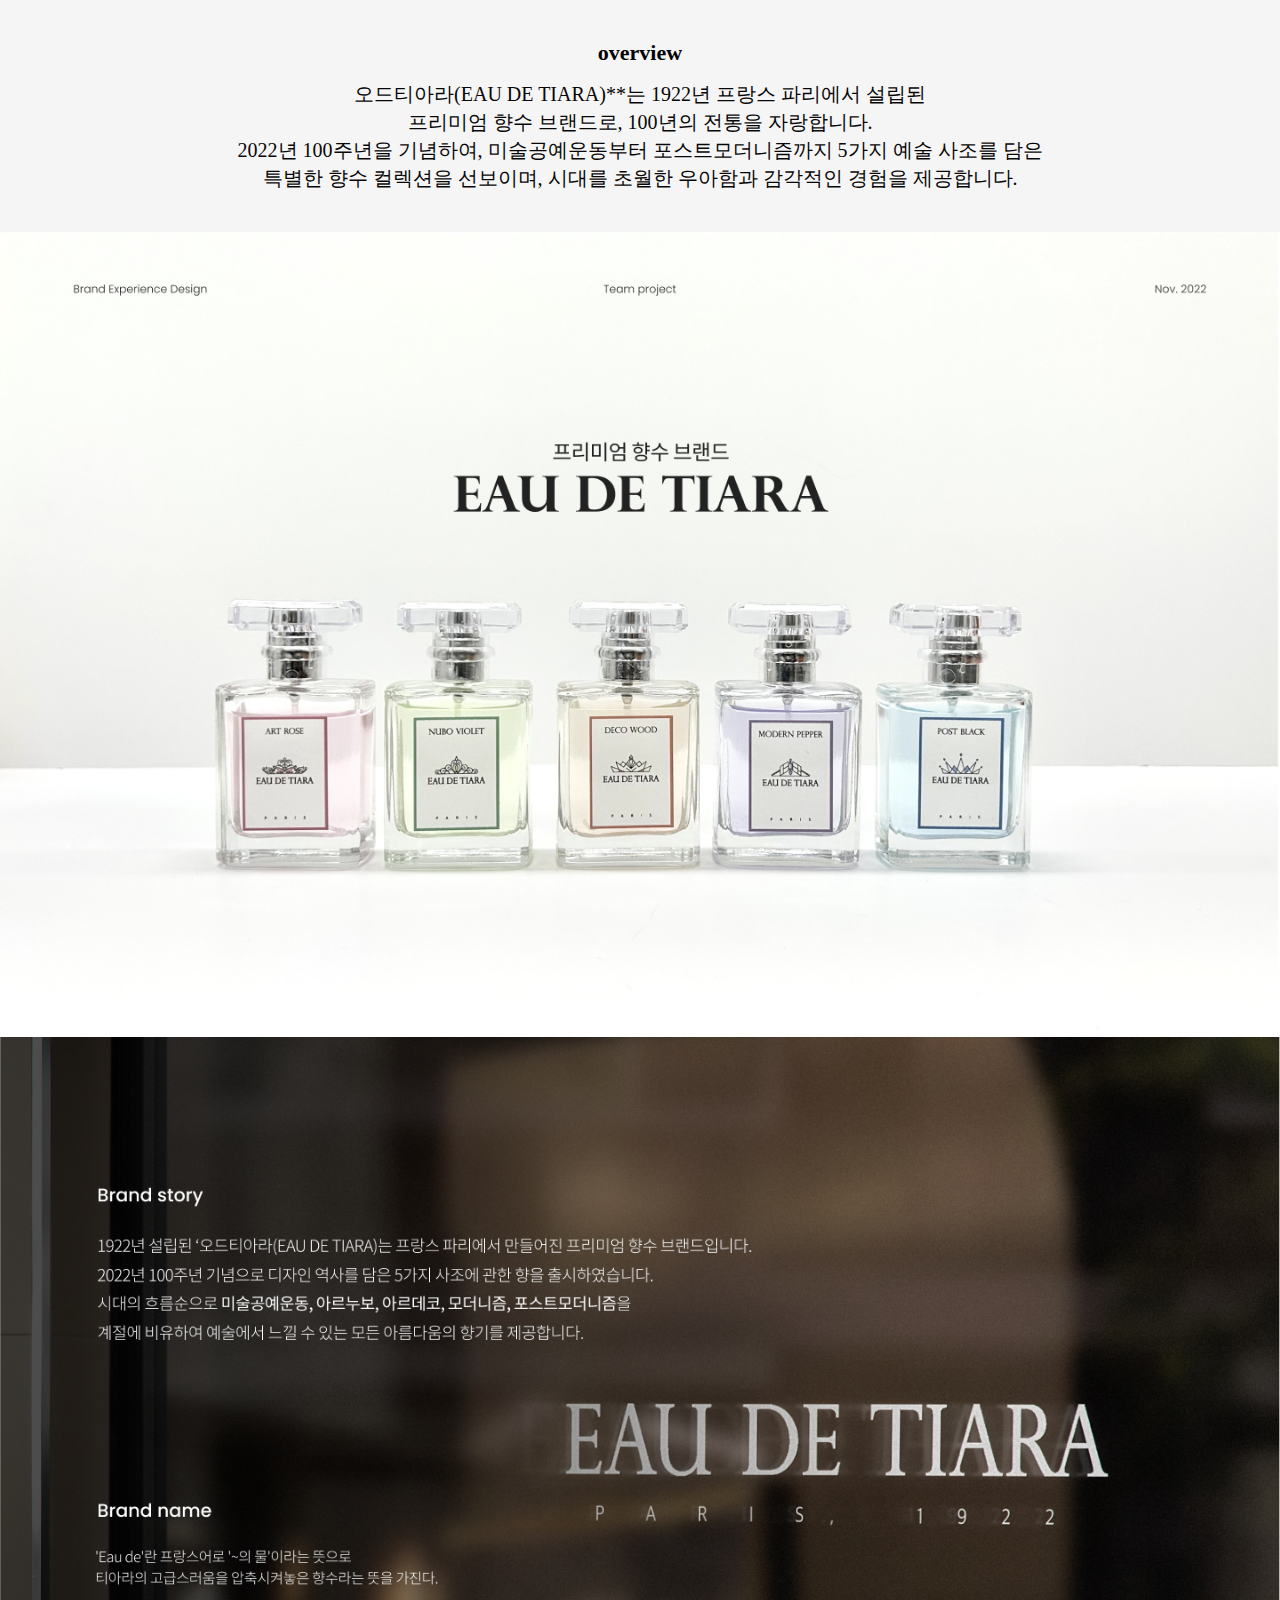
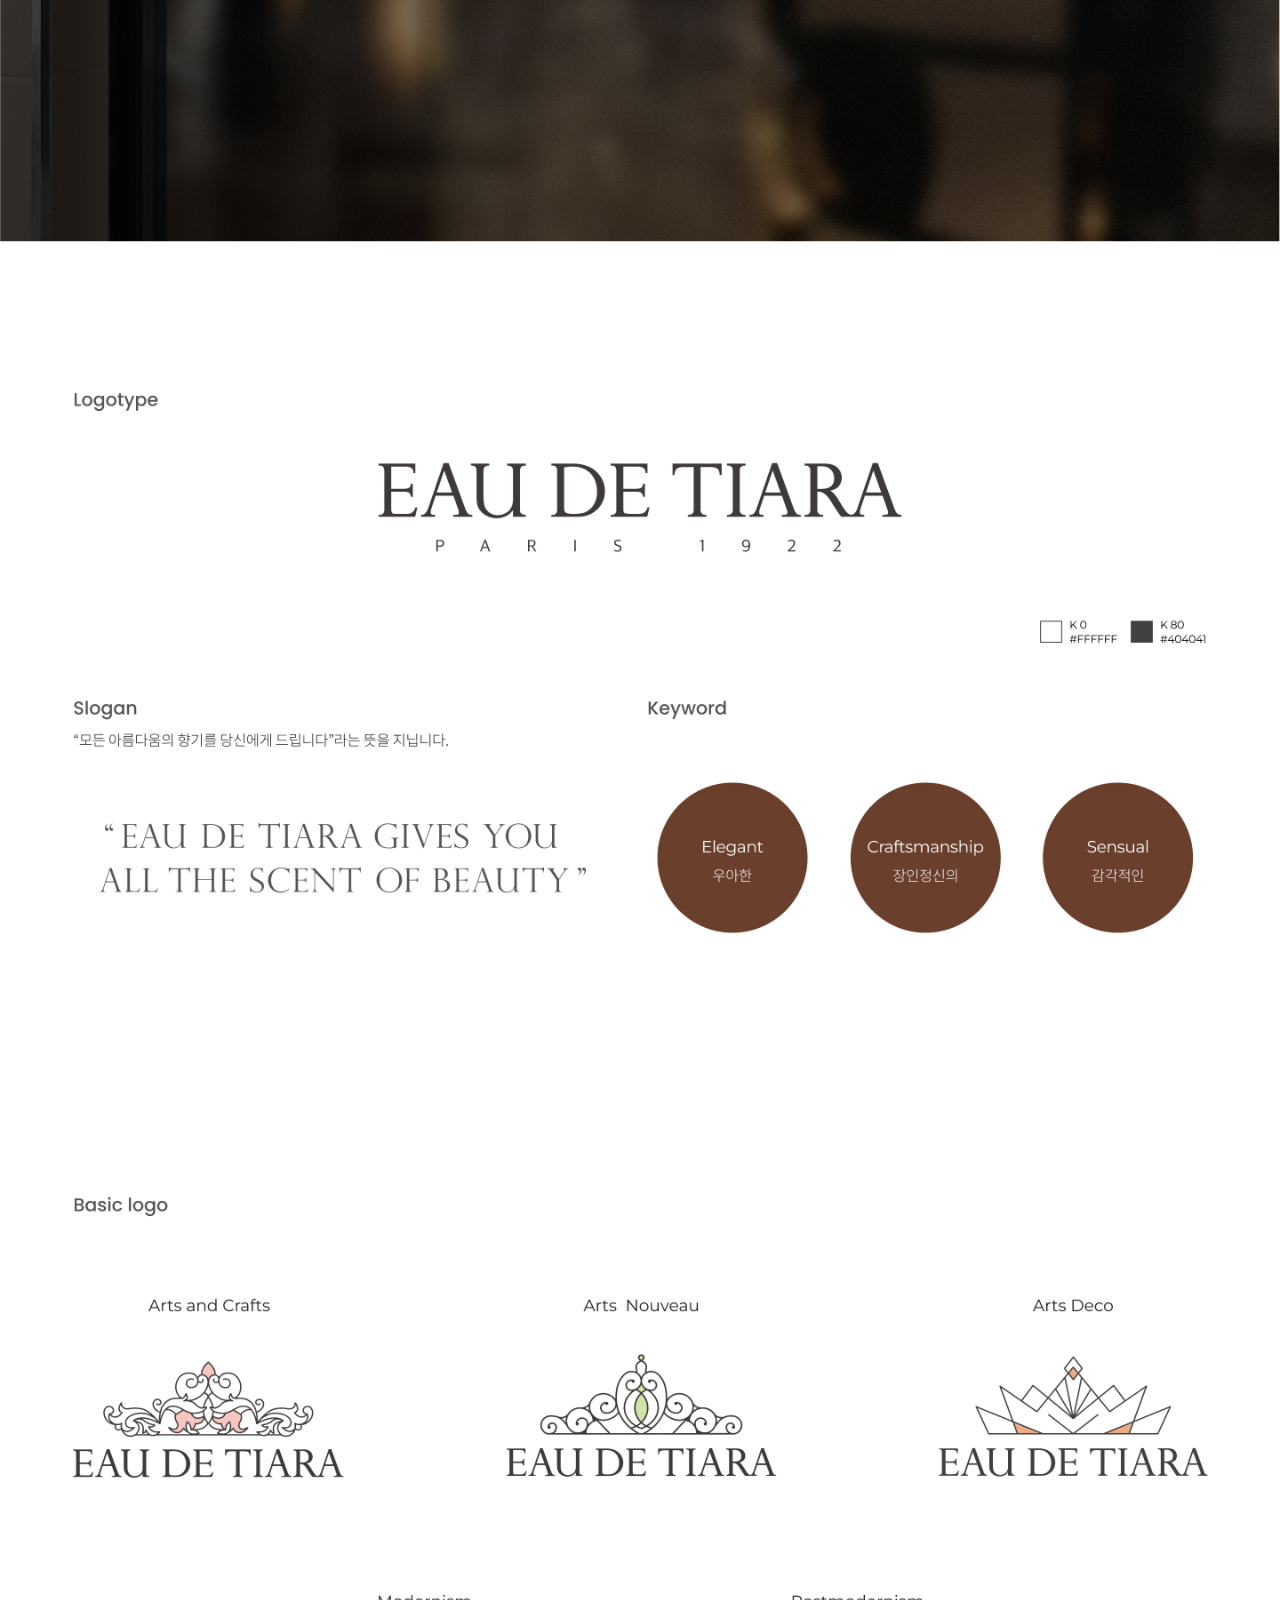
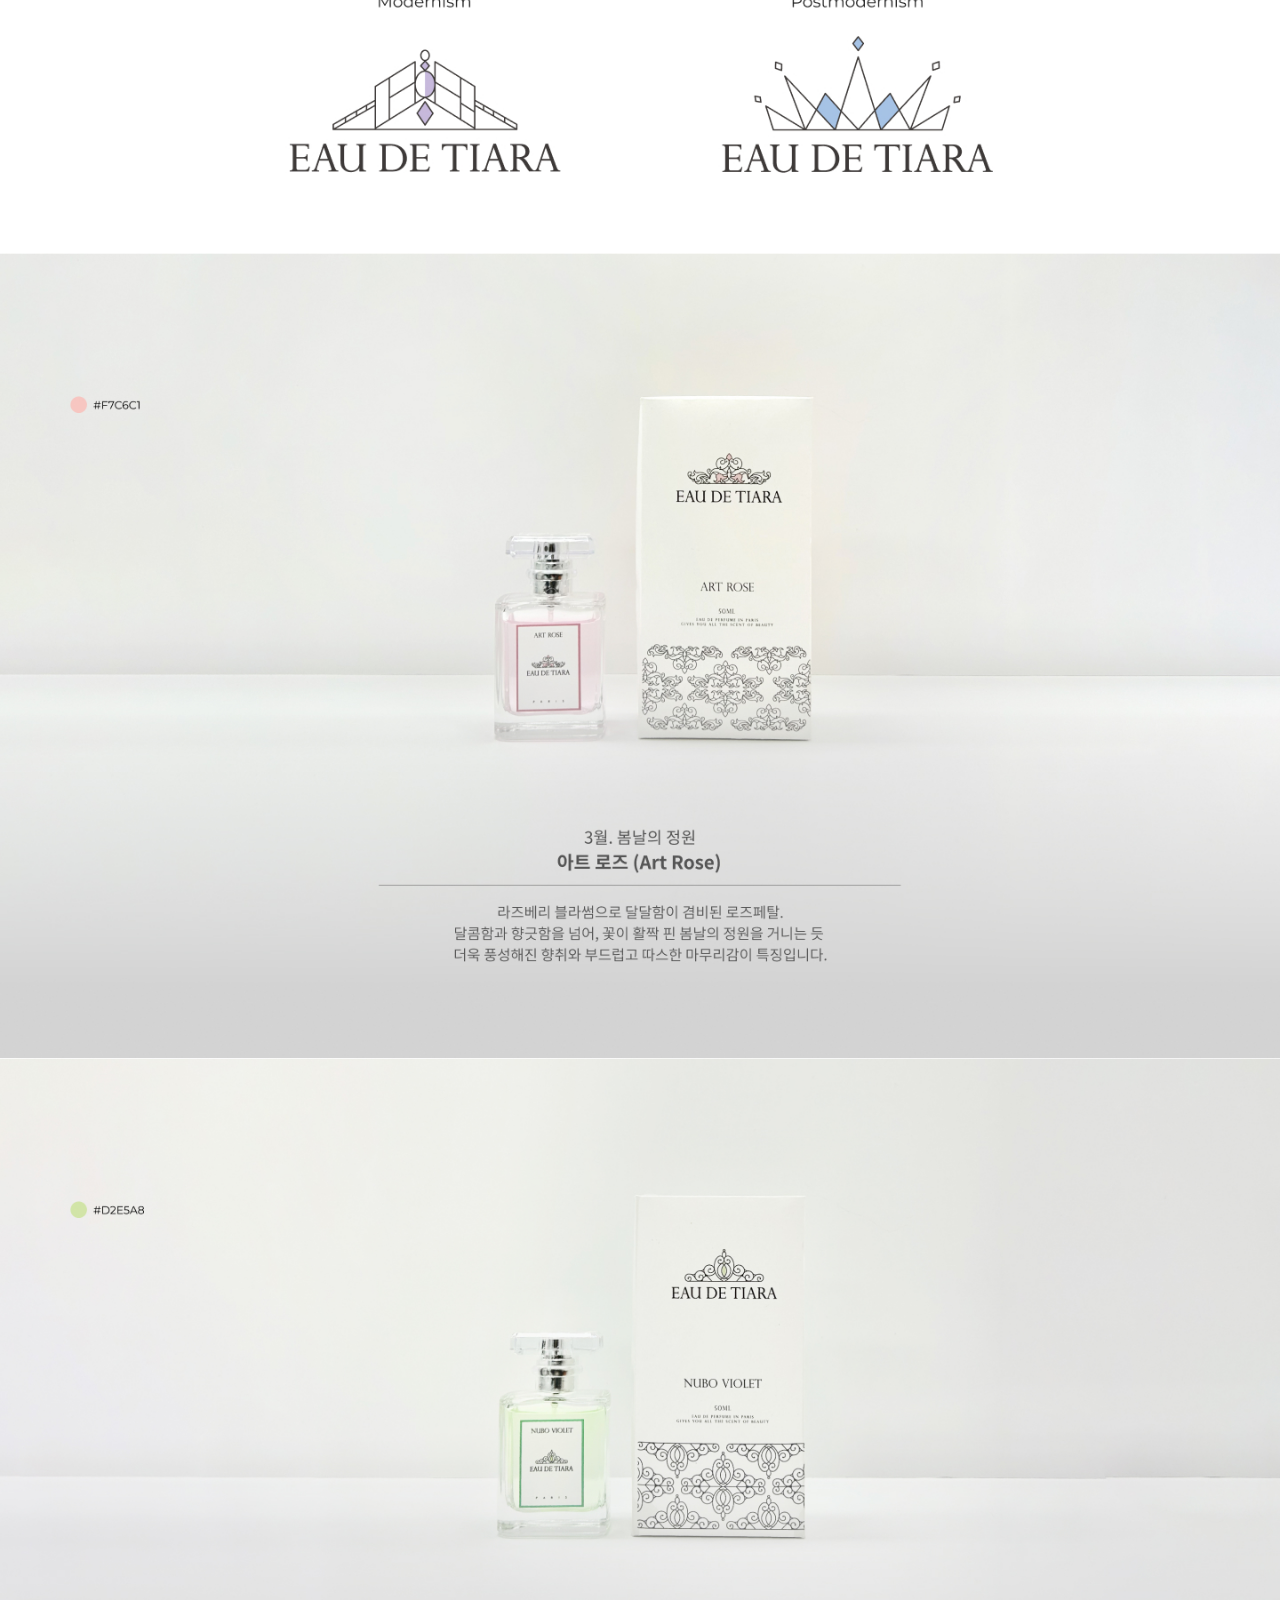
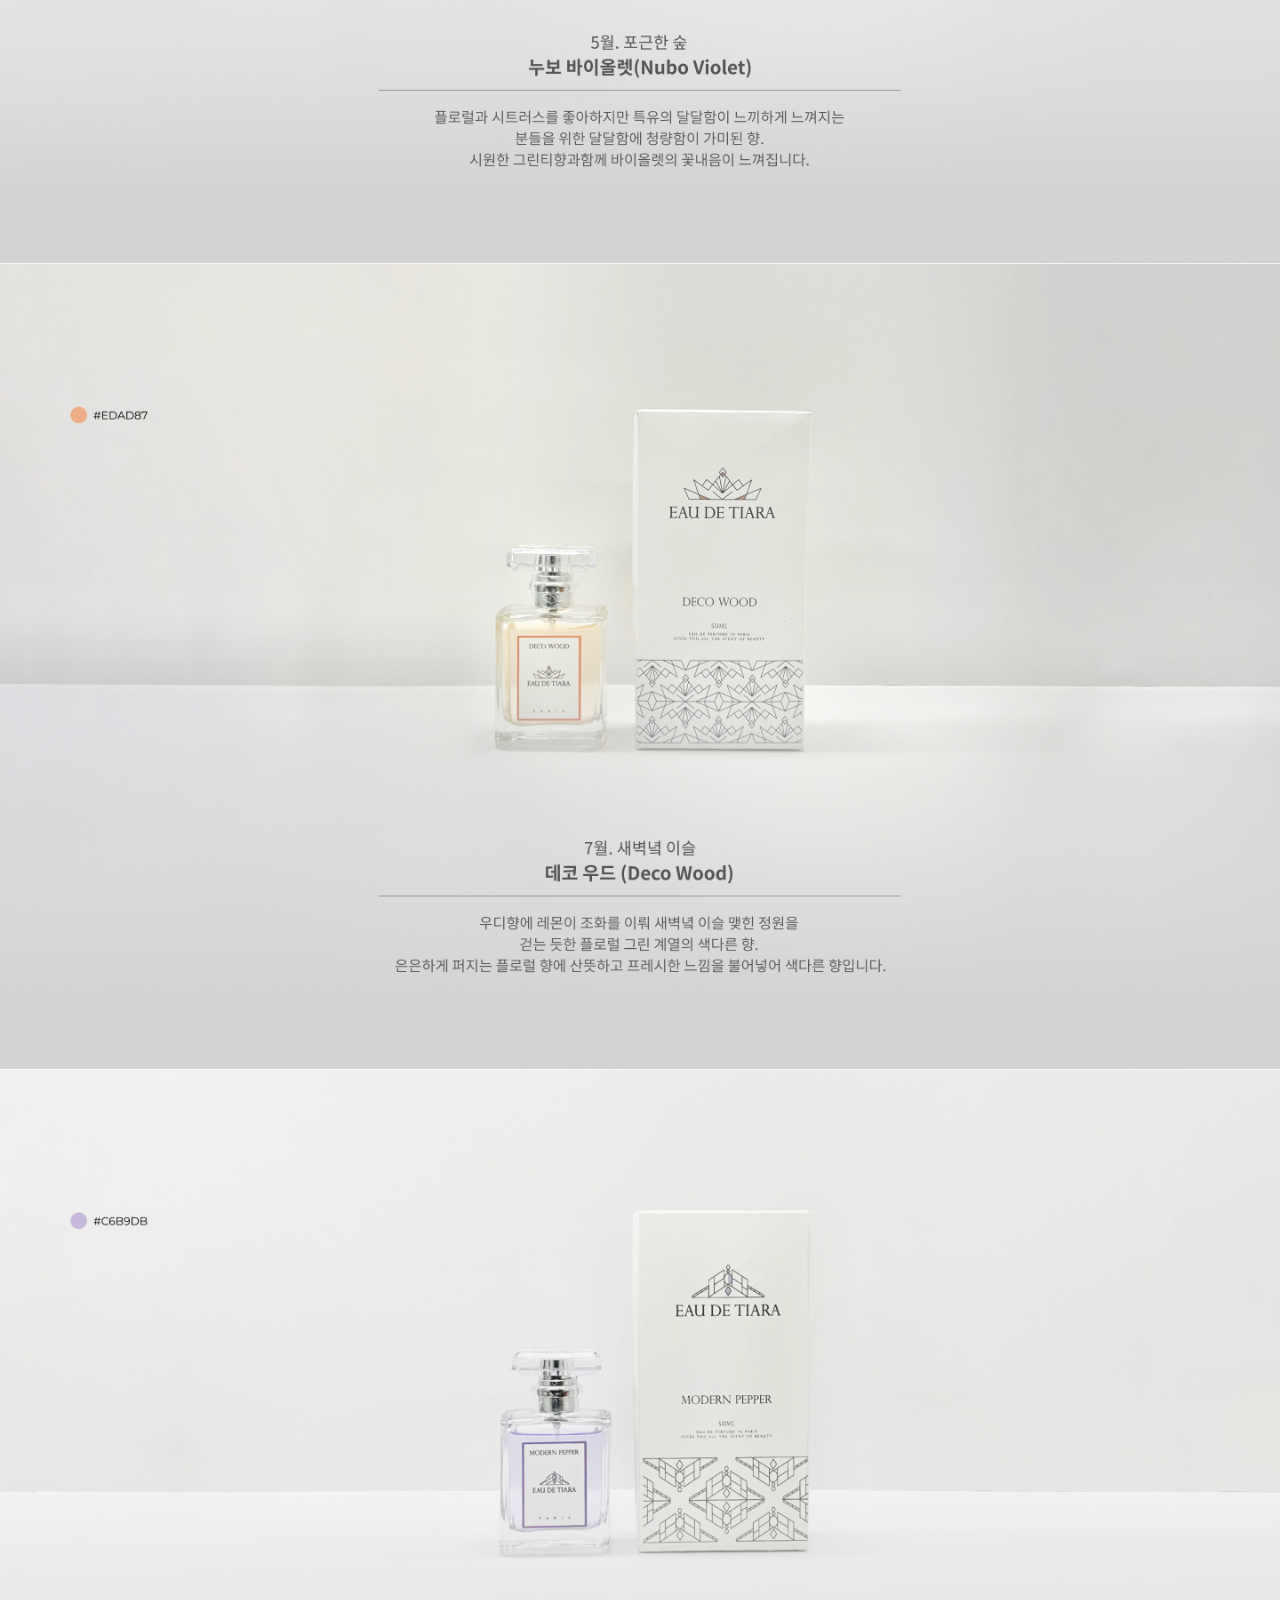
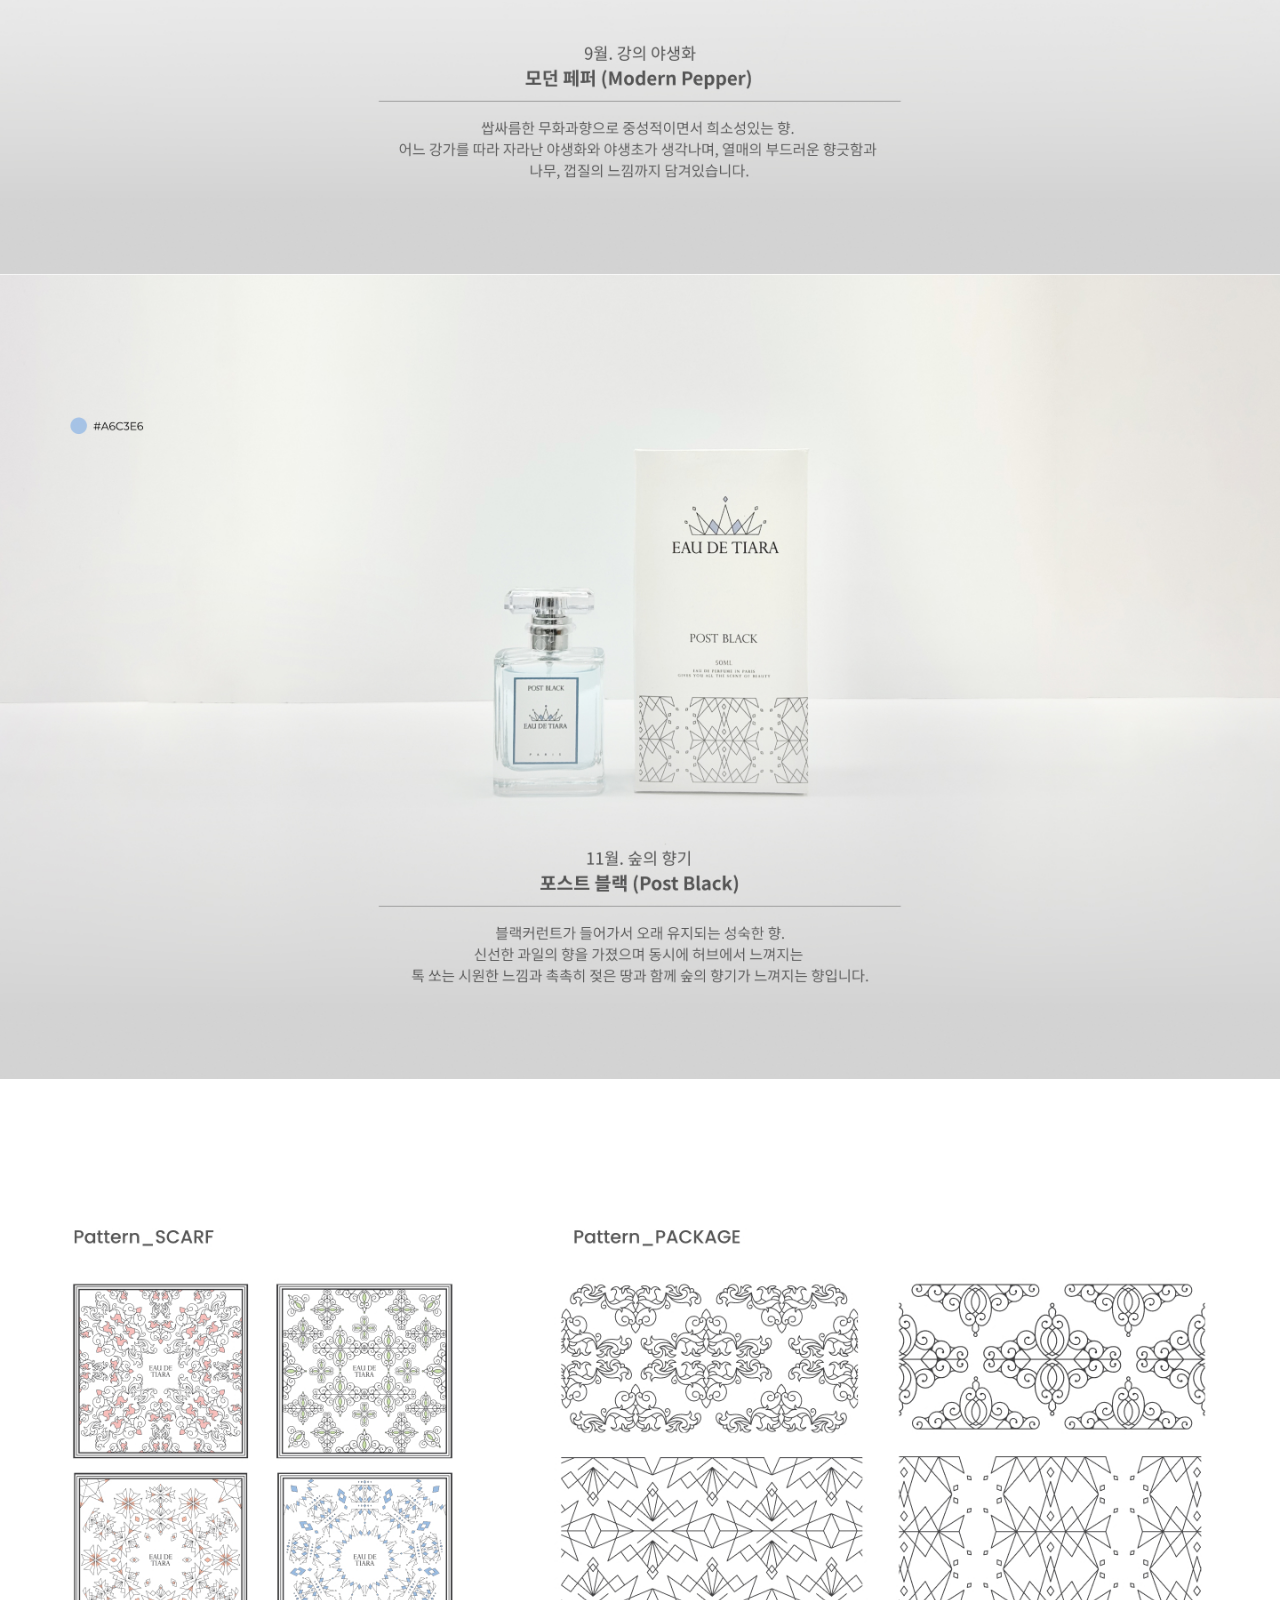
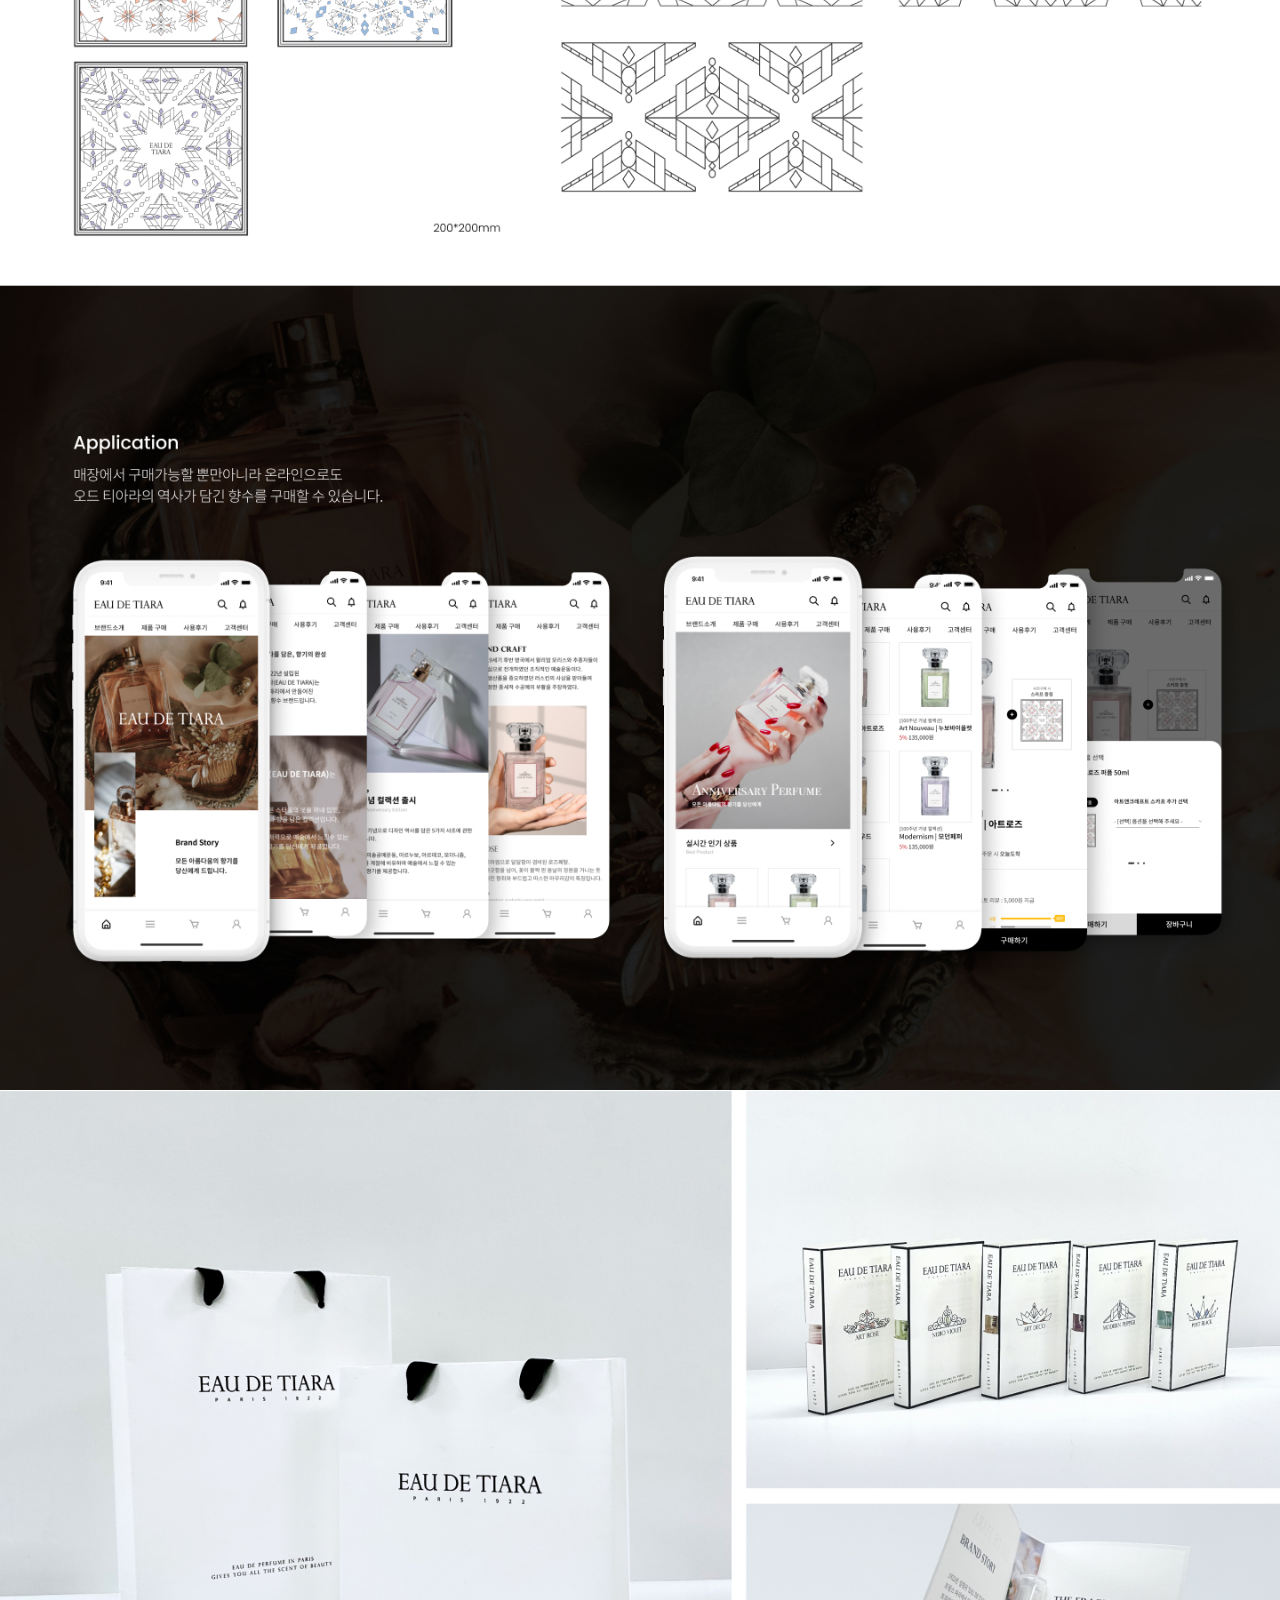
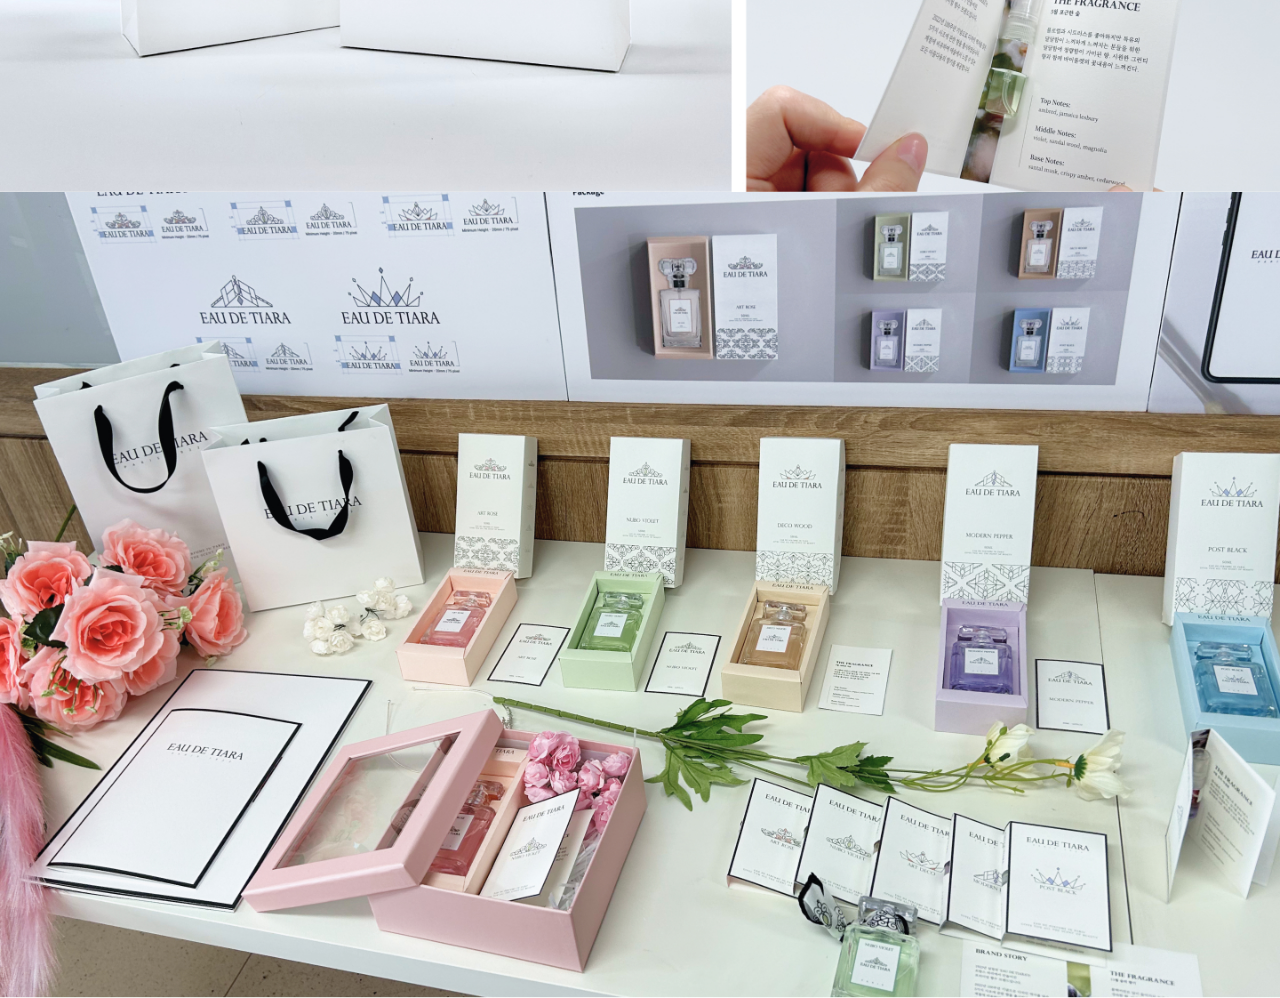
<file: project/prj7.html>
<!DOCTYPE html>
<html lang="ko">
  <head>
    <meta charset="UTF-8" />
    <meta name="viewport" content="width=device-width, initial-scale=1.0" />
    <link rel="preconnect" href="https://fonts.googleapis.com" />
    <link rel="preconnect" href="https://fonts.gstatic.com" crossorigin />
    <link
      href="https://fonts.googleapis.com/css2?family=Bricolage+Grotesque:opsz,wght@12..96,200..800&display=swap"
      rel="stylesheet" />
    <link rel="stylesheet" href="../style/prj.css" />
    <link
      rel="stylesheet"
      href="https://fonts.googleapis.com/css2?family=Material+Symbols+Outlined:opsz,wght,FILL,GRAD@20..48,100..700,0..1,-50..200" />
    <title>jeonseungri</title>
  </head>
  <body>
    <div class="section">
      <div class="container">
        <div class="wrapper">
          <div class="title">overview</div>
          <div class="introduce">
            오드티아라(EAU DE TIARA)**는 1922년 프랑스 파리에서 설립된
            <br />
            프리미엄 향수 브랜드로, 100년의 전통을 자랑합니다.
            <br />
            2022년 100주년을 기념하여, 미술공예운동부터 포스트모더니즘까지 5가지
            예술 사조를 담은
            <br />
            특별한 향수 컬렉션을 선보이며, 시대를 초월한 우아함과 감각적인
            경험을 제공합니다.
          </div>
          <div class="img">
            <img src="../prjct_imgs/tiara/tiara_2021.jpg" alt="" />
            <img src="../prjct_imgs/tiara/tiara_2.jpg" alt="" />
            <img src="../prjct_imgs/tiara/tiara_4.jpg" alt="" />
            <img src="../prjct_imgs/tiara/tiara_5.jpg" alt="" />
            <img src="../prjct_imgs/tiara/tiara_6.jpg" alt="" />
            <img src="../prjct_imgs/tiara/tiara_7.jpg" alt="" />
            <img src="../prjct_imgs/tiara/tiara_8.jpg" alt="" />
            <img src="../prjct_imgs/tiara/tiara_9.jpg" alt="" />
            <img src="../prjct_imgs/tiara/tiara_10.jpg" alt="" />
            <img src="../prjct_imgs/tiara/tiara_11.jpg" alt="" />
            <img src="../prjct_imgs/tiara/tiara_16.jpg" alt="" />
            <img src="../prjct_imgs/tiara/tiara_14.jpg" alt="" />
            <img src="../prjct_imgs/tiara/tiara_19.jpg" alt="" />
          </div>
        </div>
      </div>
    </div>
  </body>
</html>
</file>
<file: style/style.css>
* {
  margin: 0;
  padding: 0;
}
body {
  min-height: 100vh;
  background-color: #f6f5f5;
  /* background-color: blueviolet; */
}
/*  */
/* .nav {
  position: fixed;
  top: 0;
  left: 0;
  width: 100%;
  background-color: #f6f5f5;
  z-index: 1000;
}

.nav_container {
  max-width: 1340px;
  margin: auto;
  padding: 12px;
  display: flex;
  justify-content: space-between;
}

.navTop {
  display: flex;
  gap: 120px;
}

.nav_button {
  font-size: 32px;
  color: #070606;
  cursor: pointer;
  text-decoration: none;
  color: inherit;
  display: block;
  font-weight: 700;
  color: coral;
}
 */
/*  */
.container {
  position: relative;
  max-width: 1340px;
  /* width: 100%; */
  padding-inline: 20px;
  padding-block: 20px;
  margin-bottom: 50px;
  margin-inline: auto;
}

.filter_buttons {
  flex-wrap: wrap;
  display: flex;
  align-items: center;
  gap: 10px;
}
button {
  padding-inline: 20px;
  padding-block: 10px;
  font-size: 18px;
  color: #3d3b40;
  background: #f8f8f8;
  border: none;
  border-radius: 6px;
  cursor: pointer;
  box-shadow: 0 0 10px rgba(0, 0, 0, 0.05);
}
button.active {
  background-color: #302f2f;
  color: #fff;
}
.filterable_cards {
  display: flex;
  margin-top: 25px;
  gap: 40px;
  flex-wrap: wrap;
  justify-content: flex-start;
}
.filterable_cards a {
  text-decoration: none;
  color: inherit;
  display: block;
}
.card {
  flex-grow: 0.5;
  flex-basis: 360px;
  max-width: 400px;
  background-color: #fff;
  padding: 3px;
  border-radius: 8px;
  box-shadow: 0 0 10px rgba(0, 0, 0, 0.05);
}

.card.hide {
  display: none;
}
.card img {
  width: 100%;
  height: 210px;
  object-fit: cover;
  border-radius: 8px 8px 0 0;
}
.card-body {
  padding-inline: 20px;
  padding-block: 15px;
}
.card_title {
  font-size: 20px;
  font-weight: 500;
  color: #3d3b40;
}
.card_text {
  font-size: 15px;
  color: #3d3b40;
  margin-block: 8px;
  line-height: 20px;
  overflow: hidden;
  text-overflow: ellipsis;
  display: -moz-box;
  display: -webkit-box;
  -moz-box-orient: vertical;
  -webkit-box-orient: vertical;
  -moz-line-clamp: 5;
  -webkit-line-clamp: 5;
}
.card_tag {
  background-color: rgba(181, 207, 255, 0.2);
  padding: 6px;
  border-radius: 4px;
  font-size: 12px;
  font-weight: 400;
}

/* home */
.contact_contents {
  flex-wrap: wrap;
}
.title {
  font-size: 90px;
  line-height: 180%;
}

.contact {
  display: flex;
  align-items: baseline;
  gap: 10px;
  position: fixed;
  padding-top: 20px;
  bottom: 20px;
  width: 100%;
}
.content_tilte {
  font-size: 22px;
  font-weight: 500;
}
.contents {
  display: block;
  font-size: 18px;
}

iframe,
img,
picture,
svg,
video {
  display: block;
  width: 100%;
  height: auto; /* 높이는 자동 조정 */
}

.img {
  max-width: 1320px;
  margin-inline: auto;
}
</file>
<file: style/prj.css>
* {
  margin: 0;
  padding: 0;
}
body {
  background-color: #f6f5f5;
}

/* 브랜드 소개글 */
.title {
  font-size: 22px;
  font-weight: 600;
  max-width: 1140px;
  margin-top: 40px;
  margin-bottom: 14px;
  margin-inline: auto;
  text-align: center;
}
.introduce {
  max-width: 1140px;
  margin-inline: auto;
  margin-bottom: 40px;
  color: #070606;
  font-size: 20px;
  line-height: 140%;
  text-align: center;
}

/* 이미지 */

iframe,
img,
picture,
svg,
video {
  display: block;
  width: 100%;
  height: auto; /* 높이는 자동 조정 */
}

.img {
  max-width: 1320px;
  margin-inline: auto;
}

.button {
  display: flex;
  justify-content: center;
  align-items: center;
  padding-bottom: 200px;
  background-color: #070606;
  max-width: 1320px; /* 공백 제거 */
}

.button img {
  -webkit-animation: blink 0.5s ease-in-out infinite alternate;
  -moz-animation: blink 0.5s ease-in-out infinite alternate;
  animation: blink 0.5s ease-in-out infinite alternate;
}

@-webkit-keyframes blink {
  0% {
    opacity: 0;
  }
  100% {
    opacity: 1;
  }
}

@-moz-keyframes blink {
  0% {
    opacity: 0;
  }
  100% {
    opacity: 1;
  }
}

@keyframes blink {
  0% {
    opacity: 0;
  }
  100% {
    opacity: 1;
  }
}
</file>
<file: style/prj2.css>
* {
  margin: 0;
  padding: 0;
}
body {
  background-color: #f6f5f5;
}

/* 브랜드 소개글 */
.title {
  font-size: 22px;
  font-weight: 600;
  max-width: 1140px;
  margin-top: 40px;
  margin-bottom: 14px;
  margin-inline: auto;
  text-align: center;
}
.introduce {
  max-width: 1140px;
  margin-inline: auto;
  margin-bottom: 40px;
  color: #070606;
  font-size: 20px;
  line-height: 140%;
  text-align: center;
}

/* 이미지 스타일 */
iframe,
img,
picture,
svg,
video {
  display: block;
  width: 100%; /* 가로 길이 100% */
  height: auto; /* 높이는 자동 조정 */
}

.img {
  max-width: 1320px;
  margin-inline: auto;
}

.button {
  display: flex;
  justify-content: center;
  align-items: center;
  padding-bottom: 200px;
  background-color: #070606;
  max-width: 1320px; /* 공백 제거 */
}

.button img {
  -webkit-animation: blink 0.5s ease-in-out infinite alternate;
  -moz-animation: blink 0.5s ease-in-out infinite alternate;
  animation: blink 0.5s ease-in-out infinite alternate;
}

@-webkit-keyframes blink {
  0% {
    opacity: 0;
  }
  100% {
    opacity: 1;
  }
}

@-moz-keyframes blink {
  0% {
    opacity: 0;
  }
  100% {
    opacity: 1;
  }
}

@keyframes blink {
  0% {
    opacity: 0;
  }
  100% {
    opacity: 1;
  }
}
</file>
